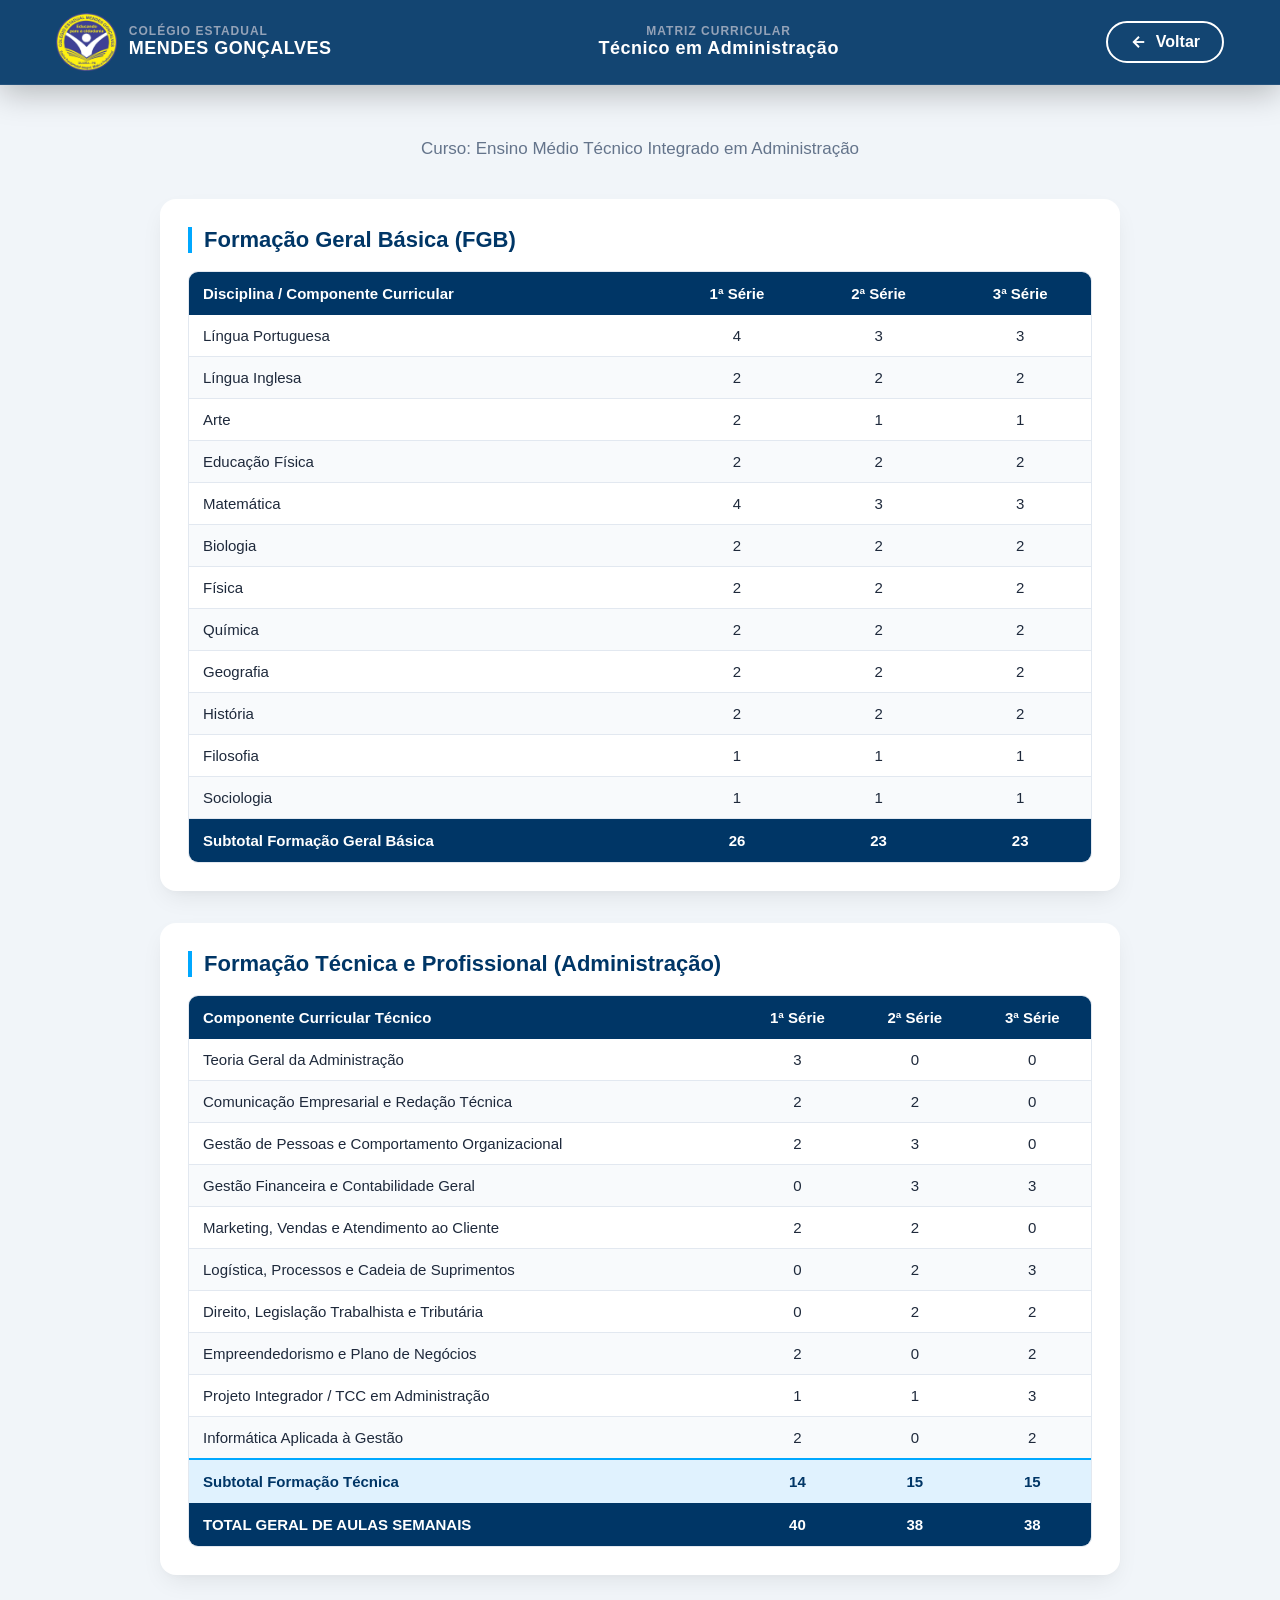
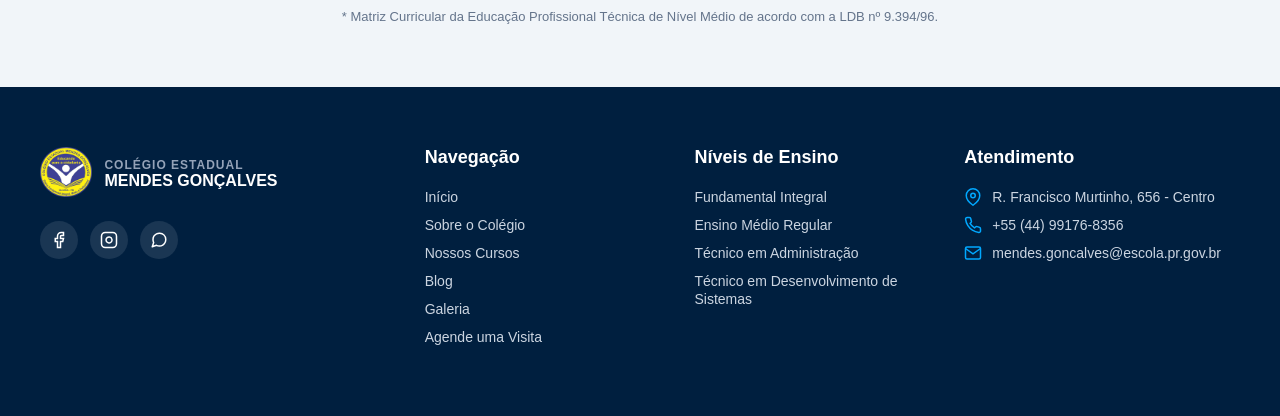
<file: matriz/matriz-administracao.html>
<!DOCTYPE html>
<html lang="pt-BR">
<head>
    <meta charset="UTF-8">
    <meta name="viewport" content="width=device-width, initial-scale=1.0">
    <title>Matrizes - Técnico em Administração</title>
    <link rel="icon" type="image/x-icon" href="./matriz-img/logo-colegio-mendes.png">
    <meta name="description" content="Página oficial do Colégio Estadual Mendes Gonçalves em Guaíra-PR.">
    <link rel="stylesheet" href="matriz-css/matriz.css">
</head>

<body>

    <header>
        <div class="header-container">
            <div class="header-brand">
                <div class="header-img">
                    <img src="./matriz-img/logo-colegio-mendes.png" alt="Logo do Colégio Estadual Mendes Gonçalves">
                </div>
                <div class="header-text-group">
                    <span class="first-name">COLÉGIO ESTADUAL</span>
                    <strong class="second-name">MENDES GONÇALVES</strong>
                </div>
            </div>
            <div class="header-titulo">
                <span class="first-name">MATRIZ CURRICULAR</span>
                <strong class="second-name">Técnico em Administração</strong>
            </div>
            <a href="../index.html#cursoadm" class="btn-voltar">
                <svg viewBox="0 0 24 24" fill="none" stroke="currentColor" stroke-width="2.5" aria-hidden="true">
                    <line x1="19" y1="12" x2="5" y2="12"></line>
                    <polyline points="12 19 5 12 12 5"></polyline>
                </svg>
                Voltar
            </a>
        </div>
    </header>

    <main>
        <div class="matriz-titulo">
            <h1>Matriz Curricular - Técnico em Administração</h1>
            <p>Curso: Ensino Médio Técnico Integrado em Administração</p>
        </div>

        <!-- FORMAÇÃO GERAL BÁSICA (FGB) -->
        <section>
            <h2>Formação Geral Básica (FGB)</h2>
            <div class="table-wrap">
            <table>
                <thead>
                    <tr>
                        <th>Disciplina / Componente Curricular</th>
                        <th>1ª Série</th>
                        <th>2ª Série</th>
                        <th>3ª Série</th>
                    </tr>
                </thead>
                <tbody>
                    <tr>
                        <td>Língua Portuguesa</td>
                        <td>4</td>
                        <td>3</td>
                        <td>3</td>
                    </tr>
                    <tr>
                        <td>Língua Inglesa</td>
                        <td>2</td>
                        <td>2</td>
                        <td>2</td>
                    </tr>
                    <tr>
                        <td>Arte</td>
                        <td>2</td>
                        <td>1</td>
                        <td>1</td>
                    </tr>
                    <tr>
                        <td>Educação Física</td>
                        <td>2</td>
                        <td>2</td>
                        <td>2</td>
                    </tr>
                    <tr>
                        <td>Matemática</td>
                        <td>4</td>
                        <td>3</td>
                        <td>3</td>
                    </tr>
                    <tr>
                        <td>Biologia</td>
                        <td>2</td>
                        <td>2</td>
                        <td>2</td>
                    </tr>
                    <tr>
                        <td>Física</td>
                        <td>2</td>
                        <td>2</td>
                        <td>2</td>
                    </tr>
                    <tr>
                        <td>Química</td>
                        <td>2</td>
                        <td>2</td>
                        <td>2</td>
                    </tr>
                    <tr>
                        <td>Geografia</td>
                        <td>2</td>
                        <td>2</td>
                        <td>2</td>
                    </tr>
                    <tr>
                        <td>História</td>
                        <td>2</td>
                        <td>2</td>
                        <td>2</td>
                    </tr>
                    <tr>
                        <td>Filosofia</td>
                        <td>1</td>
                        <td>1</td>
                        <td>1</td>
                    </tr>
                    <tr>
                        <td>Sociologia</td>
                        <td>1</td>
                        <td>1</td>
                        <td>1</td>
                    </tr>
                </tbody>
                <tfoot>
                    <tr>
                        <th>Subtotal Formação Geral Básica</th>
                        <th>26</th>
                        <th>23</th>
                        <th>23</th>
                    </tr>
                </tfoot>
            </table>
            </div>
        </section>
        <!-- FORMAÇÃO PROFISSIONAL TÉCNICA EM ADMINISTRAÇÃO -->
        <section>
            <h2>Formação Técnica e Profissional (Administração)</h2>
            <div class="table-wrap">
            <table>
                <thead>
                    <tr>
                        <th>Componente Curricular Técnico</th>
                        <th>1ª Série</th>
                        <th>2ª Série</th>
                        <th>3ª Série</th>
                    </tr>
                </thead>
                <tbody>
                    <tr>
                        <td>Teoria Geral da Administração</td>
                        <td>3</td>
                        <td>0</td>
                        <td>0</td>
                    </tr>
                    <tr>
                        <td>Comunicação Empresarial e Redação Técnica</td>
                        <td>2</td>
                        <td>2</td>
                        <td>0</td>
                    </tr>
                    <tr>
                        <td>Gestão de Pessoas e Comportamento Organizacional</td>
                        <td>2</td>
                        <td>3</td>
                        <td>0</td>
                    </tr>
                    <tr>
                        <td>Gestão Financeira e Contabilidade Geral</td>
                        <td>0</td>
                        <td>3</td>
                        <td>3</td>
                    </tr>
                    <tr>
                        <td>Marketing, Vendas e Atendimento ao Cliente</td>
                        <td>2</td>
                        <td>2</td>
                        <td>0</td>
                    </tr>
                    <tr>
                        <td>Logística, Processos e Cadeia de Suprimentos</td>
                        <td>0</td>
                        <td>2</td>
                        <td>3</td>
                    </tr>
                    <tr>
                        <td>Direito, Legislação Trabalhista e Tributária</td>
                        <td>0</td>
                        <td>2</td>
                        <td>2</td>
                    </tr>
                    <tr>
                        <td>Empreendedorismo e Plano de Negócios</td>
                        <td>2</td>
                        <td>0</td>
                        <td>2</td>
                    </tr>
                    <tr>
                        <td>Projeto Integrador / TCC em Administração</td>
                        <td>1</td>
                        <td>1</td>
                        <td>3</td>
                    </tr>
                    <tr>
                        <td>Informática Aplicada à Gestão</td>
                        <td>2</td>
                        <td>0</td>
                        <td>2</td>
                    </tr>
                </tbody>
                <tfoot>
                    <tr>
                        <th>Subtotal Formação Técnica</th>
                        <th>14</th>
                        <th>15</th>
                        <th>15</th>
                    </tr>
                    <tr>
                        <th>TOTAL GERAL DE AULAS SEMANAIS</th>
                        <th>40</th>
                        <th>38</th>
                        <th>38</th>
                    </tr>
                </tfoot>
            </table>
            </div>
        </section>
        <p class="matriz-nota">* Matriz Curricular da Educação Profissional Técnica de Nível Médio de acordo com a LDB nº 9.394/96.</p>
    </main>

    <footer class="footer-site">
        <div class="container">
            <div class="footer-grid">
                <div class="footer-col footer-brand-col">
                    <div class="footer-brand">
                        <div class="header-logo-badge">
                            <img src="./matriz-img/logo-colegio-mendes.png" alt="Logo Colégio Mendes Gonçalves">
                        </div>
                        <div class="text-group">
                            <span class="brand-title">COLÉGIO ESTADUAL</span>
                            <span class="brand-subtitle">MENDES GONÇALVES</span>
                        </div>
                    </div>
                    <div class="footer-social">
                        <a href="https://www.facebook.com/colegioestadualmendesgoncalves/?locale=pt_BR"
                            aria-label="Facebook" class="social-icon" target="_blank" rel="noopener noreferrer">
                            <svg viewBox="0 0 24 24" fill="none" stroke="currentColor" stroke-width="2">
                                <path d="M18 2h-3a5 5 0 0 0-5 5v3H7v4h3v8h4v-8h3l1-4h-4V7a1 1 0 0 1 1-1h3z"></path>
                            </svg>
                        </a>
                        <a href="https://www.instagram.com/col.mendes/" aria-label="Instagram" class="social-icon"
                            target="_blank" rel="noopener noreferrer">
                            <svg viewBox="0 0 24 24" fill="none" stroke="currentColor" stroke-width="2">
                                <rect x="2" y="2" width="20" height="20" rx="5" ry="5"></rect>
                                <path d="M16 11.37A4 4 0 1 1 12.63 8 4 4 0 0 1 16 11.37z"></path>
                                <line x1="17.5" y1="6.5" x2="17.51" y2="6.5"></line>
                            </svg>
                        </a>
                        <a href="https://wa.me/5544991768356" aria-label="WhatsApp" class="social-icon" target="_blank" rel="noopener noreferrer">
                            <svg viewBox="0 0 24 24" fill="none" stroke="currentColor" stroke-width="2"
                                stroke-linecap="round" stroke-linejoin="round">
                                <path
                                    d="M21 11.5a8.38 8.38 0 0 1-.9 3.8 8.5 8.5 0 0 1-7.6 4.7 8.38 8.38 0 0 1-3.8-.9L3 21l1.9-5.7a8.38 8.38 0 0 1-.9-3.8 8.5 8.5 0 0 1 4.7-7.6 8.38 8.38 0 0 1 3.8-.9h.5a8.48 8.48 0 0 1 8 8v.5z">
                                </path>
                            </svg>
                        </a>
                    </div>
                </div>

                <div class="footer-col">
                    <h3 class="footer-heading">Navegação</h3>
                    <ul class="footer-links">
                        <li><a href="../index.html#home">Início</a></li>
                        <li><a href="../index.html#historia">Sobre o Colégio</a></li>
                        <li><a href="../index.html#cursos">Nossos Cursos</a></li>
                        <li><a href="../index.html#blog">Blog</a></li>
                        <li><a href="../index.html#galeria">Galeria</a></li>
                        <li><a href="../index.html#agendamento">Agende uma Visita</a></li>
                    </ul>
                </div>

                <div class="footer-col">
                    <h3 class="footer-heading">Níveis de Ensino</h3>
                    <ul class="footer-links">
                        <li><a href="../index.html#cursointegral">Fundamental Integral</a></li>
                        <li><a href="../index.html#cursomedio">Ensino Médio Regular</a></li>
                        <li><a href="../index.html#cursoadm">Técnico em Administração</a></li>
                        <li><a href="../index.html#cursotec">Técnico em Desenvolvimento de Sistemas</a></li>
                    </ul>
                </div>

                <div class="footer-col">
                    <h3 class="footer-heading">Atendimento</h3>
                    <ul class="footer-contact-info">
                        <li>
                            <svg viewBox="0 0 24 24" fill="none" stroke="currentColor" stroke-width="2">
                                <path d="M21 10c0 7-9 13-9 13s-9-6-9-13a9 9 0 0 1 18 0z"></path>
                                <circle cx="12" cy="10" r="3"></circle>
                            </svg>
                            <span>R. Francisco Murtinho, 656 - Centro</span>
                        </li>
                        <li>
                            <svg viewBox="0 0 24 24" fill="none" stroke="currentColor" stroke-width="2">
                                <path
                                    d="M22 16.92v3a2 2 0 0 1-2.18 2 19.79 19.79 0 0 1-8.63-3.07 19.5 19.5 0 0 1-6-6 19.79 19.79 0 0 1-3.07-8.67A2 2 0 0 1 4.11 2h3a2 2 0 0 1 2 1.72 12.84 12.84 0 0 0 .7 2.81 2 2 0 0 1-.45 2.11L8.09 9.91a16 16 0 0 0 6 6l1.27-1.27a2 2 0 0 1 2.11-.45 12.84 12.84 0 0 0 2.81.7A2 2 0 0 1 22 16.92z">
                                </path>
                            </svg>
                            <span>+55 (44) 99176-8356</span>
                        </li>
                        <li>
                            <svg viewBox="0 0 24 24" fill="none" stroke="currentColor" stroke-width="2">
                                <path d="M4 4h16c1.1 0 2 .9 2 2v12c0 1.1-.9 2-2 2H4c-1.1 0-2-.9-2-2V6c0-1.1.9-2 2-2z">
                                </path>
                                <polyline points="22,6 12,13 2,6"></polyline>
                            </svg>
                            <span>mendes.goncalves@escola.pr.gov.br</span>
                        </li>
                    </ul>
                </div>
            </div>
        </div>
    </footer>
</body>
</html>
</file>
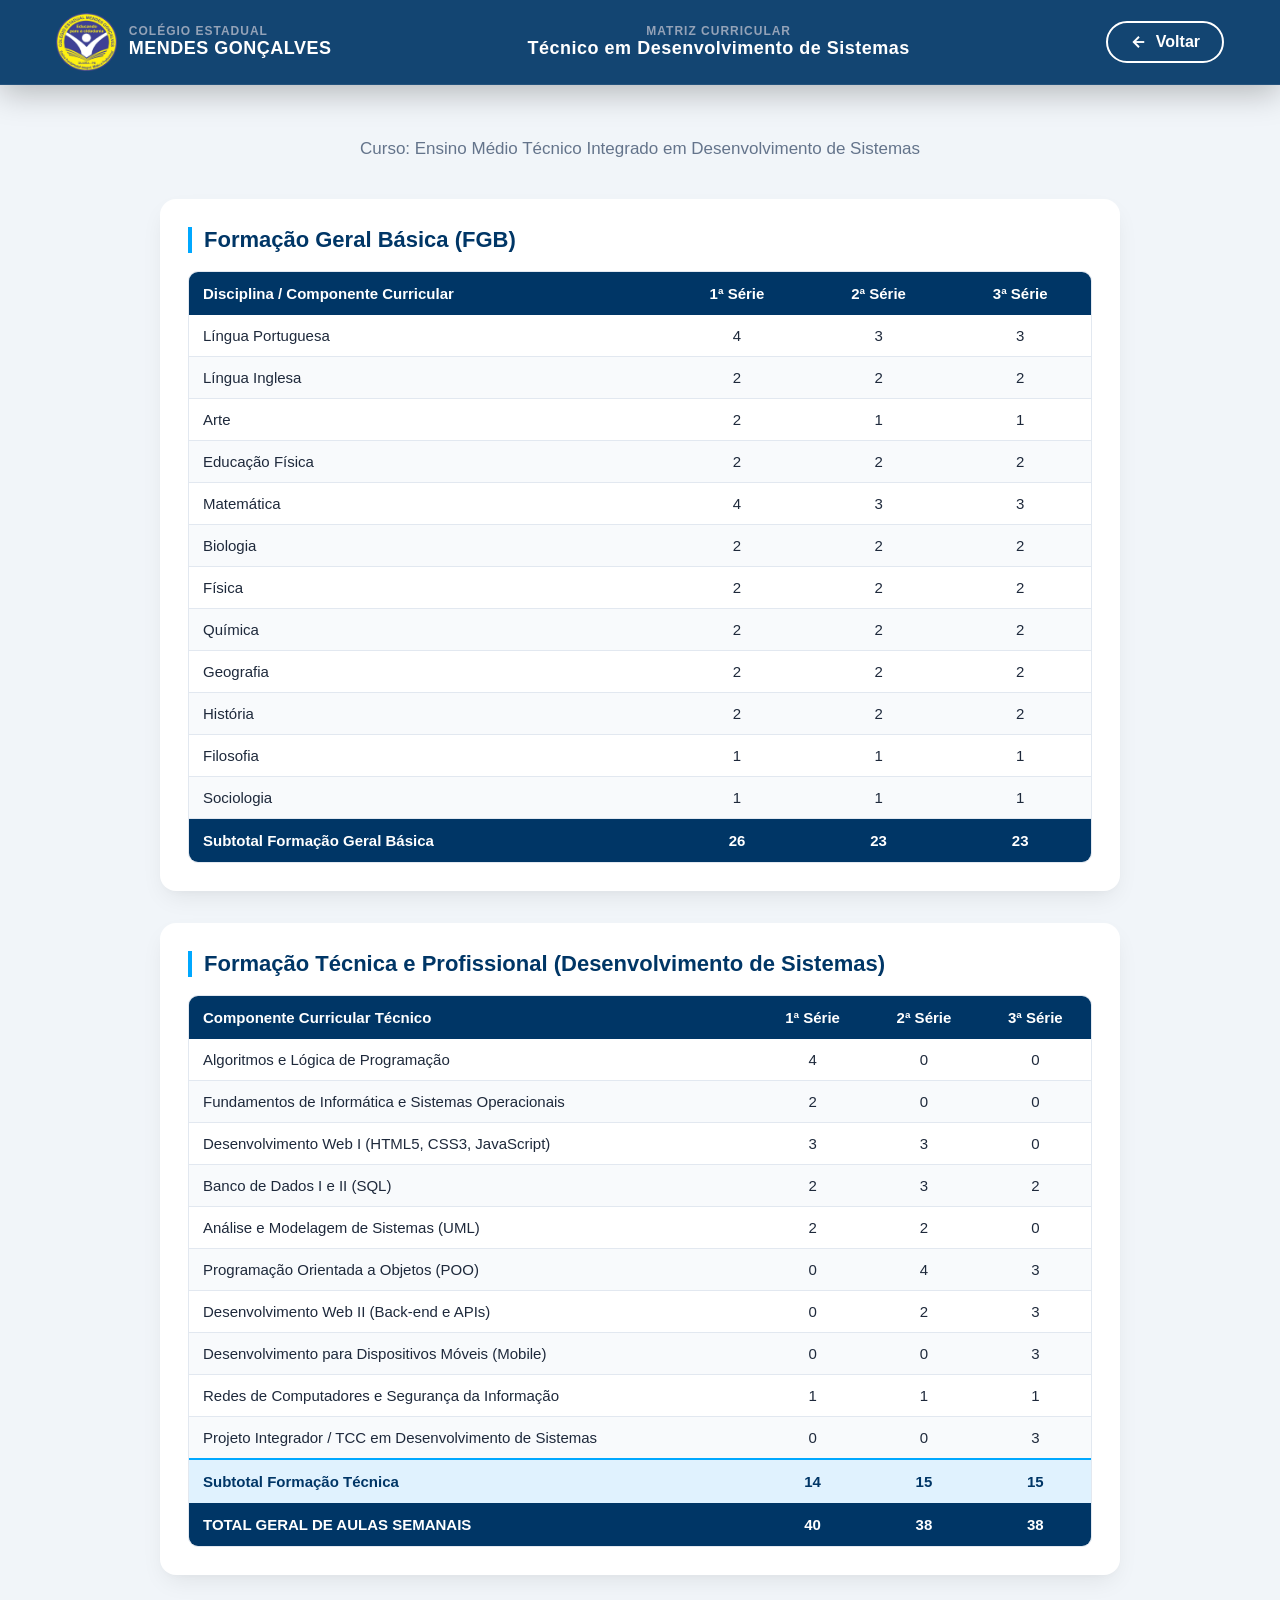
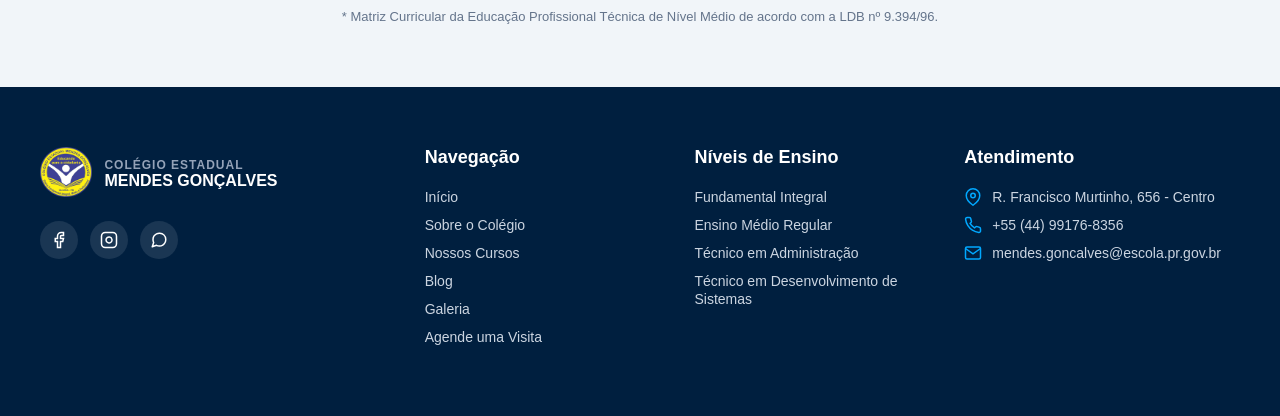
<file: matriz/matriz-desenvolvimento-sistemas.html>
<!DOCTYPE html>
<html lang="pt-BR">
<head>
    <meta charset="UTF-8">
    <meta name="viewport" content="width=device-width, initial-scale=1.0">
    <title>Matrizes - Técnico em Análise e Desenvolvimento de Sistemas</title>
    <link rel="icon" type="image/x-icon" href="./matriz-img/logo-colegio-mendes.png">
    <meta name="description" content="Página oficial do Colégio Estadual Mendes Gonçalves em Guaíra-PR.">
    <link rel="stylesheet" href="matriz-css/matriz.css">
</head>

<body>

    <header>
        <div class="header-container">
            <div class="header-brand">
                <div class="header-img">
                    <img src="./matriz-img/logo-colegio-mendes.png" alt="Logo do Colégio Estadual Mendes Gonçalves">
                </div>
                <div class="header-text-group">
                    <span class="first-name">COLÉGIO ESTADUAL</span>
                    <strong class="second-name">MENDES GONÇALVES</strong>
                </div>
            </div>
            <div class="header-titulo">
                <span class="first-name">MATRIZ CURRICULAR</span>
                <strong class="second-name">Técnico em Desenvolvimento de Sistemas</strong>
            </div>
            <a href="../index.html#cursotec" class="btn-voltar">
                <svg viewBox="0 0 24 24" fill="none" stroke="currentColor" stroke-width="2.5" aria-hidden="true">
                    <line x1="19" y1="12" x2="5" y2="12"></line>
                    <polyline points="12 19 5 12 12 5"></polyline>
                </svg>
                Voltar
            </a>
        </div>
    </header>

    <main>
        <div class="matriz-titulo">
            <h1>Matriz Curricular - Técnico em Análise e Desenvolvimento de Sistemas</h1>
            <p>Curso: Ensino Médio Técnico Integrado em Desenvolvimento de Sistemas</p>
        </div>

        <!-- FORMAÇÃO GERAL BÁSICA (FGB) -->
        <section>
            <h2>Formação Geral Básica (FGB)</h2>
            <div class="table-wrap">
            <table>
                <thead>
                    <tr>
                        <th>Disciplina / Componente Curricular</th>
                        <th>1ª Série</th>
                        <th>2ª Série</th>
                        <th>3ª Série</th>
                    </tr>
                </thead>
                <tbody>
                    <tr>
                        <td>Língua Portuguesa</td>
                        <td>4</td>
                        <td>3</td>
                        <td>3</td>
                    </tr>
                    <tr>
                        <td>Língua Inglesa</td>
                        <td>2</td>
                        <td>2</td>
                        <td>2</td>
                    </tr>
                    <tr>
                        <td>Arte</td>
                        <td>2</td>
                        <td>1</td>
                        <td>1</td>
                    </tr>
                    <tr>
                        <td>Educação Física</td>
                        <td>2</td>
                        <td>2</td>
                        <td>2</td>
                    </tr>
                    <tr>
                        <td>Matemática</td>
                        <td>4</td>
                        <td>3</td>
                        <td>3</td>
                    </tr>
                    <tr>
                        <td>Biologia</td>
                        <td>2</td>
                        <td>2</td>
                        <td>2</td>
                    </tr>
                    <tr>
                        <td>Física</td>
                        <td>2</td>
                        <td>2</td>
                        <td>2</td>
                    </tr>
                    <tr>
                        <td>Química</td>
                        <td>2</td>
                        <td>2</td>
                        <td>2</td>
                    </tr>
                    <tr>
                        <td>Geografia</td>
                        <td>2</td>
                        <td>2</td>
                        <td>2</td>
                    </tr>
                    <tr>
                        <td>História</td>
                        <td>2</td>
                        <td>2</td>
                        <td>2</td>
                    </tr>
                    <tr>
                        <td>Filosofia</td>
                        <td>1</td>
                        <td>1</td>
                        <td>1</td>
                    </tr>
                    <tr>
                        <td>Sociologia</td>
                        <td>1</td>
                        <td>1</td>
                        <td>1</td>
                    </tr>
                </tbody>
                <tfoot>
                    <tr>
                        <th>Subtotal Formação Geral Básica</th>
                        <th>26</th>
                        <th>23</th>
                        <th>23</th>
                    </tr>
                </tfoot>
            </table>
            </div>
        </section>
        <!-- FORMAÇÃO PROFISSIONAL TÉCNICA EM ANÁLISE E DESENVOLVIMENTO DE SISTEMAS -->
        <section>
            <h2>Formação Técnica e Profissional (Desenvolvimento de Sistemas)</h2>
            <div class="table-wrap">
            <table>
                <thead>
                    <tr>
                        <th>Componente Curricular Técnico</th>
                        <th>1ª Série</th>
                        <th>2ª Série</th>
                        <th>3ª Série</th>
                    </tr>
                </thead>
                <tbody>
                    <tr>
                        <td>Algoritmos e Lógica de Programação</td>
                        <td>4</td>
                        <td>0</td>
                        <td>0</td>
                    </tr>
                    <tr>
                        <td>Fundamentos de Informática e Sistemas Operacionais</td>
                        <td>2</td>
                        <td>0</td>
                        <td>0</td>
                    </tr>
                    <tr>
                        <td>Desenvolvimento Web I (HTML5, CSS3, JavaScript)</td>
                        <td>3</td>
                        <td>3</td>
                        <td>0</td>
                    </tr>
                    <tr>
                        <td>Banco de Dados I e II (SQL)</td>
                        <td>2</td>
                        <td>3</td>
                        <td>2</td>
                    </tr>
                    <tr>
                        <td>Análise e Modelagem de Sistemas (UML)</td>
                        <td>2</td>
                        <td>2</td>
                        <td>0</td>
                    </tr>
                    <tr>
                        <td>Programação Orientada a Objetos (POO)</td>
                        <td>0</td>
                        <td>4</td>
                        <td>3</td>
                    </tr>
                    <tr>
                        <td>Desenvolvimento Web II (Back-end e APIs)</td>
                        <td>0</td>
                        <td>2</td>
                        <td>3</td>
                    </tr>
                    <tr>
                        <td>Desenvolvimento para Dispositivos Móveis (Mobile)</td>
                        <td>0</td>
                        <td>0</td>
                        <td>3</td>
                    </tr>
                    <tr>
                        <td>Redes de Computadores e Segurança da Informação</td>
                        <td>1</td>
                        <td>1</td>
                        <td>1</td>
                    </tr>
                    <tr>
                        <td>Projeto Integrador / TCC em Desenvolvimento de Sistemas</td>
                        <td>0</td>
                        <td>0</td>
                        <td>3</td>
                    </tr>
                </tbody>
                <tfoot>
                    <tr>
                        <th>Subtotal Formação Técnica</th>
                        <th>14</th>
                        <th>15</th>
                        <th>15</th>
                    </tr>
                    <tr>
                        <th>TOTAL GERAL DE AULAS SEMANAIS</th>
                        <th>40</th>
                        <th>38</th>
                        <th>38</th>
                    </tr>
                </tfoot>
            </table>
            </div>
        </section>
        <p class="matriz-nota">* Matriz Curricular da Educação Profissional Técnica de Nível Médio de acordo com a LDB nº 9.394/96.</p>
    </main>

    <footer class="footer-site">
        <div class="container">
            <div class="footer-grid">
                <div class="footer-col footer-brand-col">
                    <div class="footer-brand">
                        <div class="header-logo-badge">
                            <img src="./matriz-img/logo-colegio-mendes.png" alt="Logo Colégio Mendes Gonçalves">
                        </div>
                        <div class="text-group">
                            <span class="brand-title">COLÉGIO ESTADUAL</span>
                            <span class="brand-subtitle">MENDES GONÇALVES</span>
                        </div>
                    </div>
                    <div class="footer-social">
                        <a href="https://www.facebook.com/colegioestadualmendesgoncalves/?locale=pt_BR"
                            aria-label="Facebook" class="social-icon" target="_blank" rel="noopener noreferrer">
                            <svg viewBox="0 0 24 24" fill="none" stroke="currentColor" stroke-width="2">
                                <path d="M18 2h-3a5 5 0 0 0-5 5v3H7v4h3v8h4v-8h3l1-4h-4V7a1 1 0 0 1 1-1h3z"></path>
                            </svg>
                        </a>
                        <a href="https://www.instagram.com/col.mendes/" aria-label="Instagram" class="social-icon"
                            target="_blank" rel="noopener noreferrer">
                            <svg viewBox="0 0 24 24" fill="none" stroke="currentColor" stroke-width="2">
                                <rect x="2" y="2" width="20" height="20" rx="5" ry="5"></rect>
                                <path d="M16 11.37A4 4 0 1 1 12.63 8 4 4 0 0 1 16 11.37z"></path>
                                <line x1="17.5" y1="6.5" x2="17.51" y2="6.5"></line>
                            </svg>
                        </a>
                        <a href="https://wa.me/5544991768356" aria-label="WhatsApp" class="social-icon" target="_blank" rel="noopener noreferrer">
                            <svg viewBox="0 0 24 24" fill="none" stroke="currentColor" stroke-width="2"
                                stroke-linecap="round" stroke-linejoin="round">
                                <path
                                    d="M21 11.5a8.38 8.38 0 0 1-.9 3.8 8.5 8.5 0 0 1-7.6 4.7 8.38 8.38 0 0 1-3.8-.9L3 21l1.9-5.7a8.38 8.38 0 0 1-.9-3.8 8.5 8.5 0 0 1 4.7-7.6 8.38 8.38 0 0 1 3.8-.9h.5a8.48 8.48 0 0 1 8 8v.5z">
                                </path>
                            </svg>
                        </a>
                    </div>
                </div>

                <div class="footer-col">
                    <h3 class="footer-heading">Navegação</h3>
                    <ul class="footer-links">
                        <li><a href="../index.html#home">Início</a></li>
                        <li><a href="../index.html#historia">Sobre o Colégio</a></li>
                        <li><a href="../index.html#cursos">Nossos Cursos</a></li>
                        <li><a href="../index.html#blog">Blog</a></li>
                        <li><a href="../index.html#galeria">Galeria</a></li>
                        <li><a href="../index.html#agendamento">Agende uma Visita</a></li>
                    </ul>
                </div>

                <div class="footer-col">
                    <h3 class="footer-heading">Níveis de Ensino</h3>
                    <ul class="footer-links">
                        <li><a href="../index.html#cursointegral">Fundamental Integral</a></li>
                        <li><a href="../index.html#cursomedio">Ensino Médio Regular</a></li>
                        <li><a href="../index.html#cursoadm">Técnico em Administração</a></li>
                        <li><a href="../index.html#cursotec">Técnico em Desenvolvimento de Sistemas</a></li>
                    </ul>
                </div>

                <div class="footer-col">
                    <h3 class="footer-heading">Atendimento</h3>
                    <ul class="footer-contact-info">
                        <li>
                            <svg viewBox="0 0 24 24" fill="none" stroke="currentColor" stroke-width="2">
                                <path d="M21 10c0 7-9 13-9 13s-9-6-9-13a9 9 0 0 1 18 0z"></path>
                                <circle cx="12" cy="10" r="3"></circle>
                            </svg>
                            <span>R. Francisco Murtinho, 656 - Centro</span>
                        </li>
                        <li>
                            <svg viewBox="0 0 24 24" fill="none" stroke="currentColor" stroke-width="2">
                                <path
                                    d="M22 16.92v3a2 2 0 0 1-2.18 2 19.79 19.79 0 0 1-8.63-3.07 19.5 19.5 0 0 1-6-6 19.79 19.79 0 0 1-3.07-8.67A2 2 0 0 1 4.11 2h3a2 2 0 0 1 2 1.72 12.84 12.84 0 0 0 .7 2.81 2 2 0 0 1-.45 2.11L8.09 9.91a16 16 0 0 0 6 6l1.27-1.27a2 2 0 0 1 2.11-.45 12.84 12.84 0 0 0 2.81.7A2 2 0 0 1 22 16.92z">
                                </path>
                            </svg>
                            <span>+55 (44) 99176-8356</span>
                        </li>
                        <li>
                            <svg viewBox="0 0 24 24" fill="none" stroke="currentColor" stroke-width="2">
                                <path d="M4 4h16c1.1 0 2 .9 2 2v12c0 1.1-.9 2-2 2H4c-1.1 0-2-.9-2-2V6c0-1.1.9-2 2-2z">
                                </path>
                                <polyline points="22,6 12,13 2,6"></polyline>
                            </svg>
                            <span>mendes.goncalves@escola.pr.gov.br</span>
                        </li>
                    </ul>
                </div>
            </div>
        </div>
    </footer>
</body>
</html>
</file>
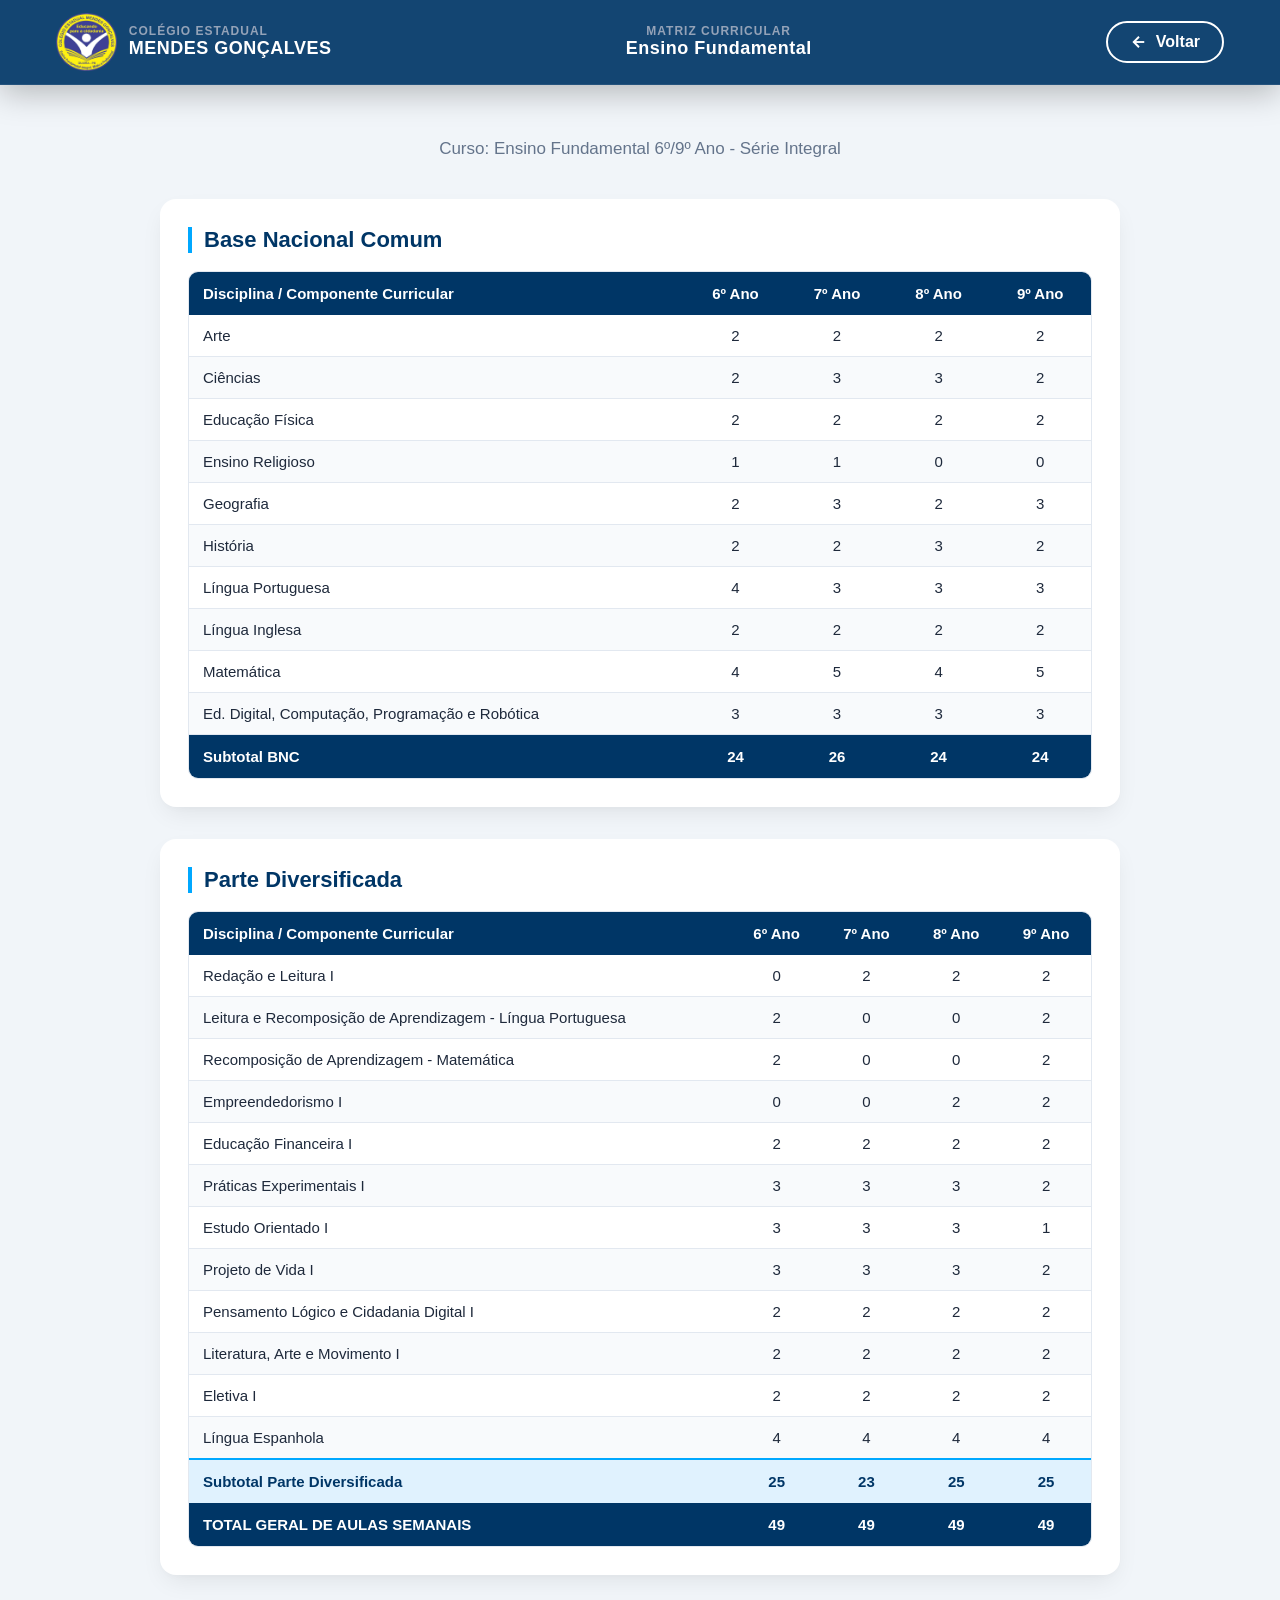
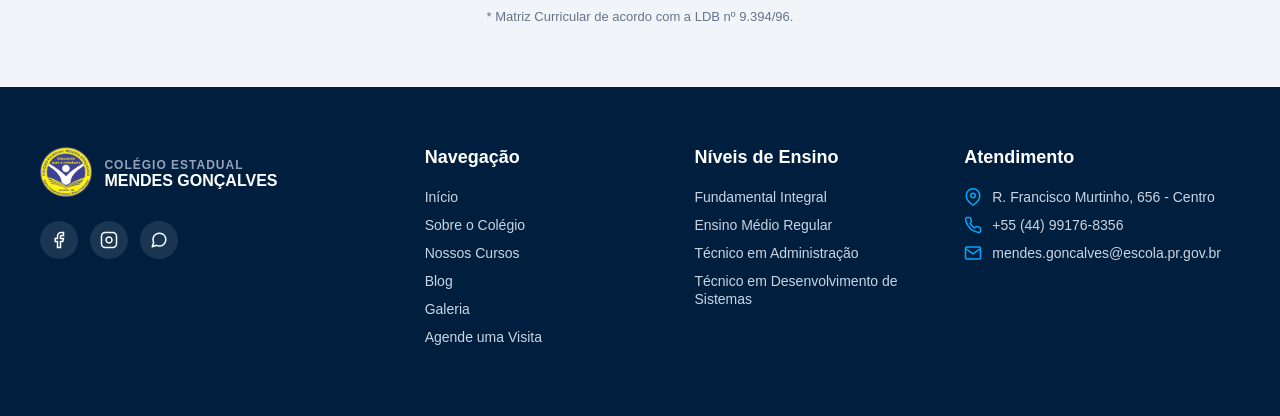
<file: matriz/matriz-fundamental.html>
<!DOCTYPE html>
<html lang="pt-BR">
<head>
    <meta charset="UTF-8">
    <meta name="viewport" content="width=device-width, initial-scale=1.0">
    <title>Matrizes do 6° a 9° série</title>
    <link rel="icon" type="image/x-icon" href="./matriz-img/logo-colegio-mendes.png">
    <meta name="description" content="Página oficial do Colégio Estadual Mendes Gonçalves em Guaíra-PR.">
    <link rel="stylesheet" href="matriz-css/matriz.css">
</head>
 
<body>

    <header>
        <div class="header-container">
            <div class="header-brand">
                <div class="header-img">
                    <img src="./matriz-img/logo-colegio-mendes.png" alt="Logo do Colégio Estadual Mendes Gonçalves">
                </div>
                <div class="header-text-group">
                    <span class="first-name">COLÉGIO ESTADUAL</span>
                    <strong class="second-name">MENDES GONÇALVES</strong>
                </div>
            </div>
            <div class="header-titulo">
                <span class="first-name">MATRIZ CURRICULAR</span>
                <strong class="second-name">Ensino Fundamental</strong>
            </div>
            <a href="../index.html#cursointegral" class="btn-voltar">
                <svg viewBox="0 0 24 24" fill="none" stroke="currentColor" stroke-width="2.5" aria-hidden="true">
                    <line x1="19" y1="12" x2="5" y2="12"></line>
                    <polyline points="12 19 5 12 12 5"></polyline>
                </svg>
                Voltar
            </a>
        </div>
    </header>

    <main>
        <div class="matriz-titulo">
            <h1>Matriz Curricular - Ensino Fundamental (6º ao 9º Ano)</h1>
            <p>Curso: Ensino Fundamental 6º/9º Ano - Série Integral</p>
        </div>

        <!-- BASE NACIONAL COMUM -->
        <section>
            <h2>Base Nacional Comum</h2>
            <div class="table-wrap">
            <table>
                <thead>
                    <tr>
                        <th>Disciplina / Componente Curricular</th>
                        <th>6º Ano</th>
                        <th>7º Ano</th>
                        <th>8º Ano</th>
                        <th>9º Ano</th>
                    </tr>
                </thead>
                <tbody>
                    <tr>
                        <td>Arte</td>
                        <td>2</td>
                        <td>2</td>
                        <td>2</td>
                        <td>2</td>
                    </tr>
                    <tr>
                        <td>Ciências</td>
                        <td>2</td>
                        <td>3</td>
                        <td>3</td>
                        <td>2</td>
                    </tr>
                    <tr>
                        <td>Educação Física</td>
                        <td>2</td>
                        <td>2</td>
                        <td>2</td>
                        <td>2</td>
                    </tr>
                    <tr>
                        <td>Ensino Religioso</td>
                        <td>1</td>
                        <td>1</td>
                        <td>0</td>
                        <td>0</td>
                    </tr>
                    <tr>
                        <td>Geografia</td>
                        <td>2</td>
                        <td>3</td>
                        <td>2</td>
                        <td>3</td>
                    </tr>
                    <tr>
                        <td>História</td>
                        <td>2</td>
                        <td>2</td>
                        <td>3</td>
                        <td>2</td>
                    </tr>
                    <tr>
                        <td>Língua Portuguesa</td>
                        <td>4</td>
                        <td>3</td>
                        <td>3</td>
                        <td>3</td>
                    </tr>
                    <tr>
                        <td>Língua Inglesa</td>
                        <td>2</td>
                        <td>2</td>
                        <td>2</td>
                        <td>2</td>
                    </tr>
                    <tr>
                        <td>Matemática</td>
                        <td>4</td>
                        <td>5</td>
                        <td>4</td>
                        <td>5</td>
                    </tr>
                    <tr>
                        <td>Ed. Digital, Computação, Programação e Robótica</td>
                        <td>3</td>
                        <td>3</td>
                        <td>3</td>
                        <td>3</td>
                    </tr>
                </tbody>
                <tfoot>
                    <tr>
                        <th>Subtotal BNC</th>
                        <th>24</th>
                        <th>26</th>
                        <th>24</th>
                        <th>24</th>
                    </tr>
                </tfoot>
            </table>
            </div>
        </section>
        <!-- PARTE DIVERSIFICADA -->
        <section>
            <h2>Parte Diversificada</h2>
            <div class="table-wrap">
            <table>
                <thead>
                    <tr>
                        <th>Disciplina / Componente Curricular</th>
                        <th>6º Ano</th>
                        <th>7º Ano</th>
                        <th>8º Ano</th>
                        <th>9º Ano</th>
                    </tr>
                </thead>
                <tbody>
                    <tr>
                        <td>Redação e Leitura I</td>
                        <td>0</td>
                        <td>2</td>
                        <td>2</td>
                        <td>2</td>
                    </tr>
                    <tr>
                        <td>Leitura e Recomposição de Aprendizagem - Língua Portuguesa</td>
                        <td>2</td>
                        <td>0</td>
                        <td>0</td>
                        <td>2</td>
                    </tr>
                    <tr>
                        <td>Recomposição de Aprendizagem - Matemática</td>
                        <td>2</td>
                        <td>0</td>
                        <td>0</td>
                        <td>2</td>
                    </tr>
                    <tr>
                        <td>Empreendedorismo I</td>
                        <td>0</td>
                        <td>0</td>
                        <td>2</td>
                        <td>2</td>
                    </tr>
                    <tr>
                        <td>Educação Financeira I</td>
                        <td>2</td>
                        <td>2</td>
                        <td>2</td>
                        <td>2</td>
                    </tr>
                    <tr>
                        <td>Práticas Experimentais I</td>
                        <td>3</td>
                        <td>3</td>
                        <td>3</td>
                        <td>2</td>
                    </tr>
                    <tr>
                        <td>Estudo Orientado I</td>
                        <td>3</td>
                        <td>3</td>
                        <td>3</td>
                        <td>1</td>
                    </tr>
                    <tr>
                        <td>Projeto de Vida I</td>
                        <td>3</td>
                        <td>3</td>
                        <td>3</td>
                        <td>2</td>
                    </tr>
                    <tr>
                        <td>Pensamento Lógico e Cidadania Digital I</td>
                        <td>2</td>
                        <td>2</td>
                        <td>2</td>
                        <td>2</td>
                    </tr>
                    <tr>
                        <td>Literatura, Arte e Movimento I</td>
                        <td>2</td>
                        <td>2</td>
                        <td>2</td>
                        <td>2</td>
                    </tr>
                    <tr>
                        <td>Eletiva I</td>
                        <td>2</td>
                        <td>2</td>
                        <td>2</td>
                        <td>2</td>
                    </tr>
                    <tr>
                        <td>Língua Espanhola</td>
                        <td>4</td>
                        <td>4</td>
                        <td>4</td>
                        <td>4</td>
                    </tr>
                </tbody>
                <tfoot>
                    <tr>
                        <th>Subtotal Parte Diversificada</th>
                        <th>25</th>
                        <th>23</th>
                        <th>25</th>
                        <th>25</th>
                    </tr>
                    <tr>
                        <th>TOTAL GERAL DE AULAS SEMANAIS</th>
                        <th>49</th>
                        <th>49</th>
                        <th>49</th>
                        <th>49</th>
                    </tr>
                </tfoot>
            </table>
            </div>
        </section>
        <p class="matriz-nota">* Matriz Curricular de acordo com a LDB nº 9.394/96.</p>
    </main>

    <footer class="footer-site">
        <div class="container">
            <div class="footer-grid">
                <div class="footer-col footer-brand-col">
                    <div class="footer-brand">
                        <div class="header-logo-badge">
                            <img src="./matriz-img/logo-colegio-mendes.png" alt="Logo Colégio Mendes Gonçalves">
                        </div>
                        <div class="text-group">
                            <span class="brand-title">COLÉGIO ESTADUAL</span>
                            <span class="brand-subtitle">MENDES GONÇALVES</span>
                        </div>
                    </div>
                    <div class="footer-social">
                        <a href="https://www.facebook.com/colegioestadualmendesgoncalves/?locale=pt_BR"
                            aria-label="Facebook" class="social-icon" target="_blank" rel="noopener noreferrer">
                            <svg viewBox="0 0 24 24" fill="none" stroke="currentColor" stroke-width="2">
                                <path d="M18 2h-3a5 5 0 0 0-5 5v3H7v4h3v8h4v-8h3l1-4h-4V7a1 1 0 0 1 1-1h3z"></path>
                            </svg>
                        </a>
                        <a href="https://www.instagram.com/col.mendes/" aria-label="Instagram" class="social-icon"
                            target="_blank" rel="noopener noreferrer">
                            <svg viewBox="0 0 24 24" fill="none" stroke="currentColor" stroke-width="2">
                                <rect x="2" y="2" width="20" height="20" rx="5" ry="5"></rect>
                                <path d="M16 11.37A4 4 0 1 1 12.63 8 4 4 0 0 1 16 11.37z"></path>
                                <line x1="17.5" y1="6.5" x2="17.51" y2="6.5"></line>
                            </svg>
                        </a>
                        <a href="https://wa.me/5544991768356" aria-label="WhatsApp" class="social-icon" target="_blank" rel="noopener noreferrer">
                            <svg viewBox="0 0 24 24" fill="none" stroke="currentColor" stroke-width="2"
                                stroke-linecap="round" stroke-linejoin="round">
                                <path
                                    d="M21 11.5a8.38 8.38 0 0 1-.9 3.8 8.5 8.5 0 0 1-7.6 4.7 8.38 8.38 0 0 1-3.8-.9L3 21l1.9-5.7a8.38 8.38 0 0 1-.9-3.8 8.5 8.5 0 0 1 4.7-7.6 8.38 8.38 0 0 1 3.8-.9h.5a8.48 8.48 0 0 1 8 8v.5z">
                                </path>
                            </svg>
                        </a>
                    </div>
                </div>

                <div class="footer-col">
                    <h3 class="footer-heading">Navegação</h3>
                    <ul class="footer-links">
                        <li><a href="../index.html#home">Início</a></li>
                        <li><a href="../index.html#historia">Sobre o Colégio</a></li>
                        <li><a href="../index.html#cursos">Nossos Cursos</a></li>
                        <li><a href="../index.html#blog">Blog</a></li>
                        <li><a href="../index.html#galeria">Galeria</a></li>
                        <li><a href="../index.html#agendamento">Agende uma Visita</a></li>
                    </ul>
                </div>

                <div class="footer-col">
                    <h3 class="footer-heading">Níveis de Ensino</h3>
                    <ul class="footer-links">
                        <li><a href="../index.html#cursointegral">Fundamental Integral</a></li>
                        <li><a href="../index.html#cursomedio">Ensino Médio Regular</a></li>
                        <li><a href="../index.html#cursoadm">Técnico em Administração</a></li>
                        <li><a href="../index.html#cursotec">Técnico em Desenvolvimento de Sistemas</a></li>
                    </ul>
                </div>

                <div class="footer-col">
                    <h3 class="footer-heading">Atendimento</h3>
                    <ul class="footer-contact-info">
                        <li>
                            <svg viewBox="0 0 24 24" fill="none" stroke="currentColor" stroke-width="2">
                                <path d="M21 10c0 7-9 13-9 13s-9-6-9-13a9 9 0 0 1 18 0z"></path>
                                <circle cx="12" cy="10" r="3"></circle>
                            </svg>
                            <span>R. Francisco Murtinho, 656 - Centro</span>
                        </li>
                        <li>
                            <svg viewBox="0 0 24 24" fill="none" stroke="currentColor" stroke-width="2">
                                <path
                                    d="M22 16.92v3a2 2 0 0 1-2.18 2 19.79 19.79 0 0 1-8.63-3.07 19.5 19.5 0 0 1-6-6 19.79 19.79 0 0 1-3.07-8.67A2 2 0 0 1 4.11 2h3a2 2 0 0 1 2 1.72 12.84 12.84 0 0 0 .7 2.81 2 2 0 0 1-.45 2.11L8.09 9.91a16 16 0 0 0 6 6l1.27-1.27a2 2 0 0 1 2.11-.45 12.84 12.84 0 0 0 2.81.7A2 2 0 0 1 22 16.92z">
                                </path>
                            </svg>
                            <span>+55 (44) 99176-8356</span>
                        </li>
                        <li>
                            <svg viewBox="0 0 24 24" fill="none" stroke="currentColor" stroke-width="2">
                                <path d="M4 4h16c1.1 0 2 .9 2 2v12c0 1.1-.9 2-2 2H4c-1.1 0-2-.9-2-2V6c0-1.1.9-2 2-2z">
                                </path>
                                <polyline points="22,6 12,13 2,6"></polyline>
                            </svg>
                            <span>mendes.goncalves@escola.pr.gov.br</span>
                        </li>
                    </ul>
                </div>
            </div>
        </div>
    </footer>
</body>
</html>
</file>
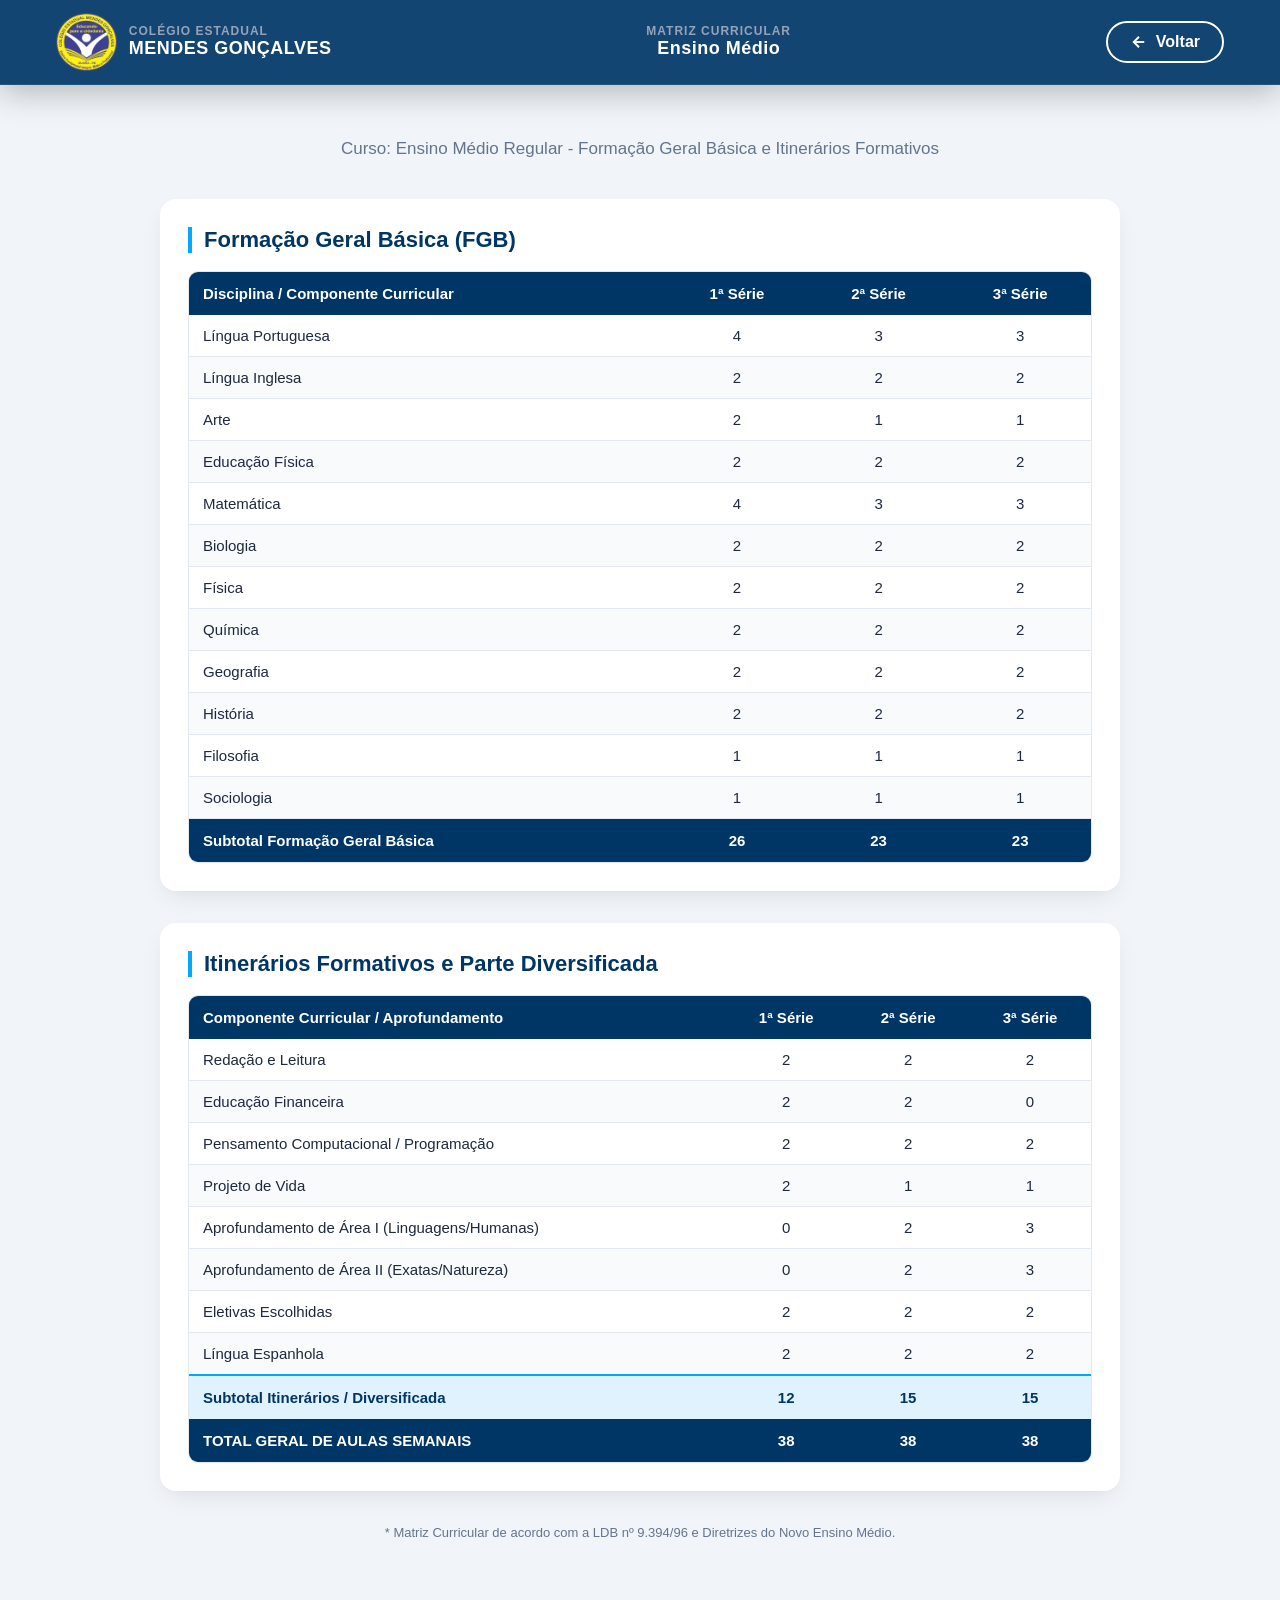
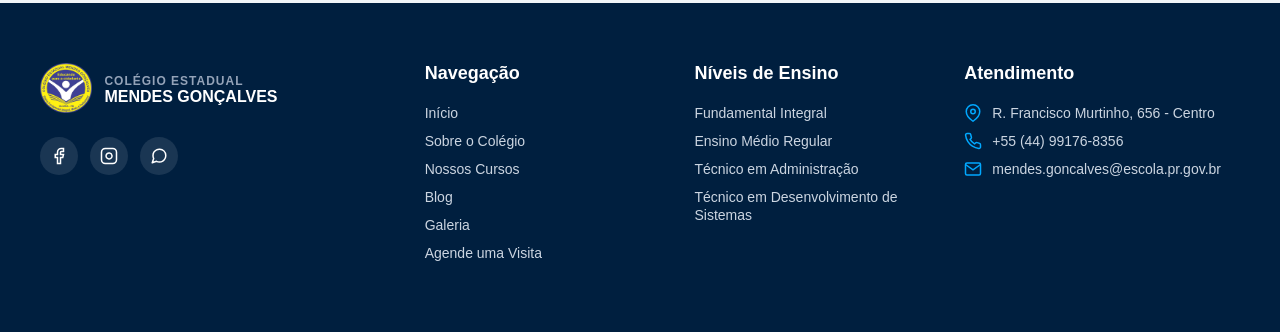
<file: matriz/matriz-medio-regular.html>
<!DOCTYPE html>
<html lang="pt-BR">
<head>
    <meta charset="UTF-8">
    <meta name="viewport" content="width=device-width, initial-scale=1.0">
    <title>Matrizes do Ensino Médio</title>
    <link rel="icon" type="image/x-icon" href="./matriz-img/logo-colegio-mendes.png">
    <meta name="description" content="Página oficial do Colégio Estadual Mendes Gonçalves em Guaíra-PR.">
    <link rel="stylesheet" href="matriz-css/matriz.css">
</head>
 
<body>

    <header>
        <div class="header-container">
            <div class="header-brand">
                <div class="header-img">
                    <img src="./matriz-img/logo-colegio-mendes.png" alt="Logo do Colégio Estadual Mendes Gonçalves">
                </div>
                <div class="header-text-group">
                    <span class="first-name">COLÉGIO ESTADUAL</span>
                    <strong class="second-name">MENDES GONÇALVES</strong>
                </div>
            </div>
            <div class="header-titulo">
                <span class="first-name">MATRIZ CURRICULAR</span>
                <strong class="second-name">Ensino Médio</strong>
            </div>
            <a href="../index.html#cursomedio" class="btn-voltar">
                <svg viewBox="0 0 24 24" fill="none" stroke="currentColor" stroke-width="2.5" aria-hidden="true">
                    <line x1="19" y1="12" x2="5" y2="12"></line>
                    <polyline points="12 19 5 12 12 5"></polyline>
                </svg>
                Voltar
            </a>
        </div>
    </header>

    <main>
        <div class="matriz-titulo">
            <h1>Matriz Curricular - Ensino Médio</h1>
            <p>Curso: Ensino Médio Regular - Formação Geral Básica e Itinerários Formativos</p>
        </div>

        <!-- FORMAÇÃO GERAL BÁSICA (FGB) -->
        <section>
            <h2>Formação Geral Básica (FGB)</h2>
            <div class="table-wrap">
            <table>
                <thead>
                    <tr>
                        <th>Disciplina / Componente Curricular</th>
                        <th>1ª Série</th>
                        <th>2ª Série</th>
                        <th>3ª Série</th>
                    </tr>
                </thead>
                <tbody>
                    <tr>
                        <td>Língua Portuguesa</td>
                        <td>4</td>
                        <td>3</td>
                        <td>3</td>
                    </tr>
                    <tr>
                        <td>Língua Inglesa</td>
                        <td>2</td>
                        <td>2</td>
                        <td>2</td>
                    </tr>
                    <tr>
                        <td>Arte</td>
                        <td>2</td>
                        <td>1</td>
                        <td>1</td>
                    </tr>
                    <tr>
                        <td>Educação Física</td>
                        <td>2</td>
                        <td>2</td>
                        <td>2</td>
                    </tr>
                    <tr>
                        <td>Matemática</td>
                        <td>4</td>
                        <td>3</td>
                        <td>3</td>
                    </tr>
                    <tr>
                        <td>Biologia</td>
                        <td>2</td>
                        <td>2</td>
                        <td>2</td>
                    </tr>
                    <tr>
                        <td>Física</td>
                        <td>2</td>
                        <td>2</td>
                        <td>2</td>
                    </tr>
                    <tr>
                        <td>Química</td>
                        <td>2</td>
                        <td>2</td>
                        <td>2</td>
                    </tr>
                    <tr>
                        <td>Geografia</td>
                        <td>2</td>
                        <td>2</td>
                        <td>2</td>
                    </tr>
                    <tr>
                        <td>História</td>
                        <td>2</td>
                        <td>2</td>
                        <td>2</td>
                    </tr>
                    <tr>
                        <td>Filosofia</td>
                        <td>1</td>
                        <td>1</td>
                        <td>1</td>
                    </tr>
                    <tr>
                        <td>Sociologia</td>
                        <td>1</td>
                        <td>1</td>
                        <td>1</td>
                    </tr>
                </tbody>
                <tfoot>
                    <tr>
                        <th>Subtotal Formação Geral Básica</th>
                        <th>26</th>
                        <th>23</th>
                        <th>23</th>
                    </tr>
                </tfoot>
            </table>
            </div>
        </section>
        <!-- ITINERÁRIOS FORMATIVOS / PARTE DIVERSIFICADA -->
        <section>
            <h2>Itinerários Formativos e Parte Diversificada</h2>
            <div class="table-wrap">
            <table>
                <thead>
                    <tr>
                        <th>Componente Curricular / Aprofundamento</th>
                        <th>1ª Série</th>
                        <th>2ª Série</th>
                        <th>3ª Série</th>
                    </tr>
                </thead>
                <tbody>
                    <tr>
                        <td>Redação e Leitura</td>
                        <td>2</td>
                        <td>2</td>
                        <td>2</td>
                    </tr>
                    <tr>
                        <td>Educação Financeira</td>
                        <td>2</td>
                        <td>2</td>
                        <td>0</td>
                    </tr>
                    <tr>
                        <td>Pensamento Computacional / Programação</td>
                        <td>2</td>
                        <td>2</td>
                        <td>2</td>
                    </tr>
                    <tr>
                        <td>Projeto de Vida</td>
                        <td>2</td>
                        <td>1</td>
                        <td>1</td>
                    </tr>
                    <tr>
                        <td>Aprofundamento de Área I (Linguagens/Humanas)</td>
                        <td>0</td>
                        <td>2</td>
                        <td>3</td>
                    </tr>
                    <tr>
                        <td>Aprofundamento de Área II (Exatas/Natureza)</td>
                        <td>0</td>
                        <td>2</td>
                        <td>3</td>
                    </tr>
                    <tr>
                        <td>Eletivas Escolhidas</td>
                        <td>2</td>
                        <td>2</td>
                        <td>2</td>
                    </tr>
                    <tr>
                        <td>Língua Espanhola</td>
                        <td>2</td>
                        <td>2</td>
                        <td>2</td>
                    </tr>
                </tbody>
                <tfoot>
                    <tr>
                        <th>Subtotal Itinerários / Diversificada</th>
                        <th>12</th>
                        <th>15</th>
                        <th>15</th>
                    </tr>
                    <tr>
                        <th>TOTAL GERAL DE AULAS SEMANAIS</th>
                        <th>38</th>
                        <th>38</th>
                        <th>38</th>
                    </tr>
                </tfoot>
            </table>
            </div>
        </section>
        <p class="matriz-nota">* Matriz Curricular de acordo com a LDB nº 9.394/96 e Diretrizes do Novo Ensino Médio.</p>
    </main>

    <footer class="footer-site">
        <div class="container">
            <div class="footer-grid">
                <div class="footer-col footer-brand-col">
                    <div class="footer-brand">
                        <div class="header-logo-badge">
                            <img src="./matriz-img/logo-colegio-mendes.png" alt="Logo Colégio Mendes Gonçalves">
                        </div>
                        <div class="text-group">
                            <span class="brand-title">COLÉGIO ESTADUAL</span>
                            <span class="brand-subtitle">MENDES GONÇALVES</span>
                        </div>
                    </div>
                    <div class="footer-social">
                        <a href="https://www.facebook.com/colegioestadualmendesgoncalves/?locale=pt_BR"
                            aria-label="Facebook" class="social-icon" target="_blank" rel="noopener noreferrer">
                            <svg viewBox="0 0 24 24" fill="none" stroke="currentColor" stroke-width="2">
                                <path d="M18 2h-3a5 5 0 0 0-5 5v3H7v4h3v8h4v-8h3l1-4h-4V7a1 1 0 0 1 1-1h3z"></path>
                            </svg>
                        </a>
                        <a href="https://www.instagram.com/col.mendes/" aria-label="Instagram" class="social-icon"
                            target="_blank" rel="noopener noreferrer">
                            <svg viewBox="0 0 24 24" fill="none" stroke="currentColor" stroke-width="2">
                                <rect x="2" y="2" width="20" height="20" rx="5" ry="5"></rect>
                                <path d="M16 11.37A4 4 0 1 1 12.63 8 4 4 0 0 1 16 11.37z"></path>
                                <line x1="17.5" y1="6.5" x2="17.51" y2="6.5"></line>
                            </svg>
                        </a>
                        <a href="https://wa.me/5544991768356" aria-label="WhatsApp" class="social-icon" target="_blank" rel="noopener noreferrer">
                            <svg viewBox="0 0 24 24" fill="none" stroke="currentColor" stroke-width="2"
                                stroke-linecap="round" stroke-linejoin="round">
                                <path
                                    d="M21 11.5a8.38 8.38 0 0 1-.9 3.8 8.5 8.5 0 0 1-7.6 4.7 8.38 8.38 0 0 1-3.8-.9L3 21l1.9-5.7a8.38 8.38 0 0 1-.9-3.8 8.5 8.5 0 0 1 4.7-7.6 8.38 8.38 0 0 1 3.8-.9h.5a8.48 8.48 0 0 1 8 8v.5z">
                                </path>
                            </svg>
                        </a>
                    </div>
                </div>

                <div class="footer-col">
                    <h3 class="footer-heading">Navegação</h3>
                    <ul class="footer-links">
                        <li><a href="../index.html#home">Início</a></li>
                        <li><a href="../index.html#historia">Sobre o Colégio</a></li>
                        <li><a href="../index.html#cursos">Nossos Cursos</a></li>
                        <li><a href="../index.html#blog">Blog</a></li>
                        <li><a href="../index.html#galeria">Galeria</a></li>
                        <li><a href="../index.html#agendamento">Agende uma Visita</a></li>
                    </ul>
                </div>

                <div class="footer-col">
                    <h3 class="footer-heading">Níveis de Ensino</h3>
                    <ul class="footer-links">
                        <li><a href="../index.html#cursointegral">Fundamental Integral</a></li>
                        <li><a href="../index.html#cursomedio">Ensino Médio Regular</a></li>
                        <li><a href="../index.html#cursoadm">Técnico em Administração</a></li>
                        <li><a href="../index.html#cursotec">Técnico em Desenvolvimento de Sistemas</a></li>
                    </ul>
                </div>

                <div class="footer-col">
                    <h3 class="footer-heading">Atendimento</h3>
                    <ul class="footer-contact-info">
                        <li>
                            <svg viewBox="0 0 24 24" fill="none" stroke="currentColor" stroke-width="2">
                                <path d="M21 10c0 7-9 13-9 13s-9-6-9-13a9 9 0 0 1 18 0z"></path>
                                <circle cx="12" cy="10" r="3"></circle>
                            </svg>
                            <span>R. Francisco Murtinho, 656 - Centro</span>
                        </li>
                        <li>
                            <svg viewBox="0 0 24 24" fill="none" stroke="currentColor" stroke-width="2">
                                <path
                                    d="M22 16.92v3a2 2 0 0 1-2.18 2 19.79 19.79 0 0 1-8.63-3.07 19.5 19.5 0 0 1-6-6 19.79 19.79 0 0 1-3.07-8.67A2 2 0 0 1 4.11 2h3a2 2 0 0 1 2 1.72 12.84 12.84 0 0 0 .7 2.81 2 2 0 0 1-.45 2.11L8.09 9.91a16 16 0 0 0 6 6l1.27-1.27a2 2 0 0 1 2.11-.45 12.84 12.84 0 0 0 2.81.7A2 2 0 0 1 22 16.92z">
                                </path>
                            </svg>
                            <span>+55 (44) 99176-8356</span>
                        </li>
                        <li>
                            <svg viewBox="0 0 24 24" fill="none" stroke="currentColor" stroke-width="2">
                                <path d="M4 4h16c1.1 0 2 .9 2 2v12c0 1.1-.9 2-2 2H4c-1.1 0-2-.9-2-2V6c0-1.1.9-2 2-2z">
                                </path>
                                <polyline points="22,6 12,13 2,6"></polyline>
                            </svg>
                            <span>mendes.goncalves@escola.pr.gov.br</span>
                        </li>
                    </ul>
                </div>
            </div>
        </div>
    </footer>
</body>
</html>
</file>
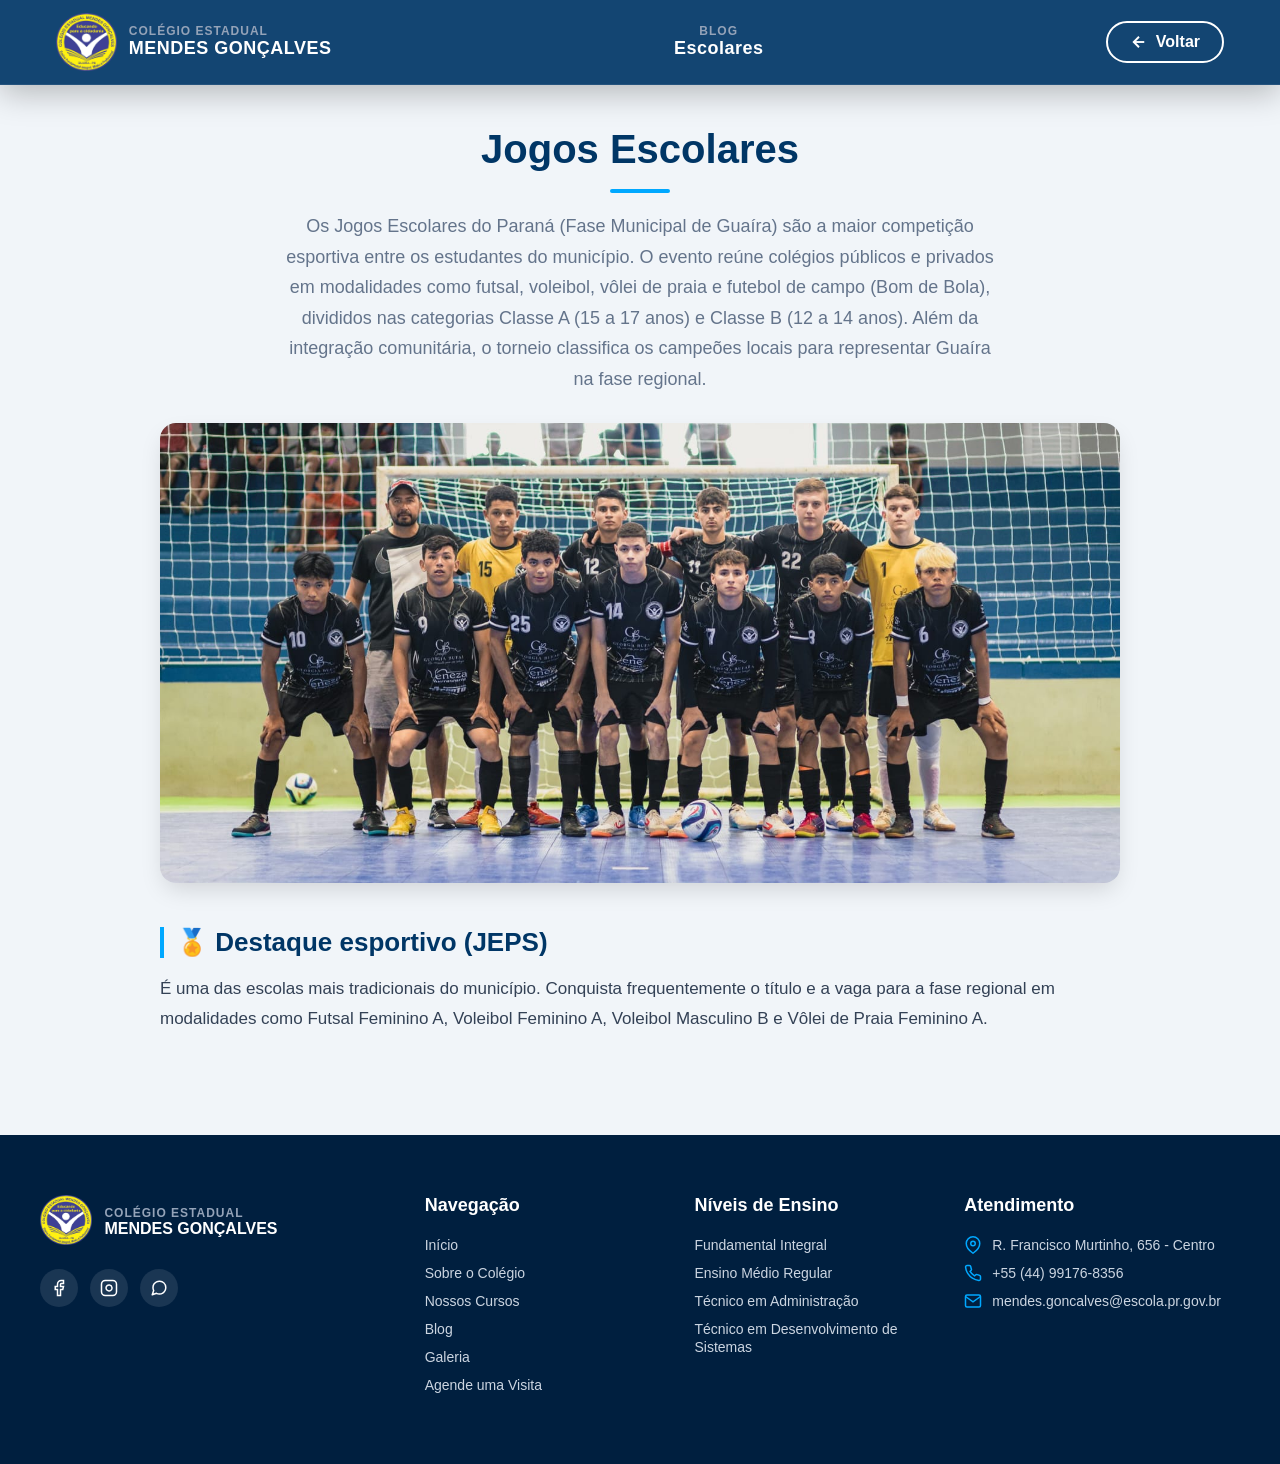
<file: blog-post/post-escolares/escolares.html>
<!DOCTYPE html>
<html lang="pt-BR">
<head>
    <meta charset="UTF-8">
    <meta name="viewport" content="width=device-width, initial-scale=1.0">
    <title>Jogos Escolares - Blog</title>
    <link rel="icon" type="image/x-icon" href="./blog-img/logo-colegio-mendes.png">
    <meta name="description" content="Jogos Escolares do Paraná – Fase Municipal de Guaíra: modalidades, categorias e destaques esportivos do colégio.">
    <link rel="stylesheet" href="../post-css/style.css">
</head>

<body>

    <header>
        <div class="header-container">
            <div class="header-brand">
                <div class="header-img">
                    <img src="./blog-img/logo-colegio-mendes.png" alt="Logo do Colégio Estadual Mendes Gonçalves">
                </div>
                <div class="header-text-group">
                    <span class="first-name">COLÉGIO ESTADUAL</span>
                    <strong class="second-name">MENDES GONÇALVES</strong>
                </div>
            </div>
            <div class="header-titulo">
                <span class="first-name">BLOG</span>
                <strong class="second-name">Escolares</strong>
            </div>
            <a href="../../saiba-mais/mais-blog/mais-blog.html" class="btn-voltar">
                <svg viewBox="0 0 24 24" fill="none" stroke="currentColor" stroke-width="2.5" aria-hidden="true">
                    <line x1="19" y1="12" x2="5" y2="12"></line>
                    <polyline points="12 19 5 12 12 5"></polyline>
                </svg>
                Voltar
            </a>
        </div>
    </header>

    <main>
        <div class="hero">
            <div class="hero-texto">
                <h1>Jogos Escolares</h1>
                <p>
                    Os Jogos Escolares do Paraná (Fase Municipal de Guaíra) são a maior competição esportiva entre os estudantes do município. O evento reúne colégios públicos e privados em modalidades como futsal, voleibol, vôlei de praia e futebol de campo (Bom de Bola), divididos nas categorias Classe A (15 a 17 anos) e Classe B (12 a 14 anos). Além da integração comunitária, o torneio classifica os campeões locais para representar Guaíra na fase regional.
                </p>
            </div>
            <div class="hero-img">
                <img src="./blog-img/escolares.jfif" alt="Estudantes durante os Jogos Escolares em Guaíra">
            </div>
        </div>

        <div class="bloco">
            <h2>🏅 Destaque esportivo (JEPS)</h2>
            <p>
                É uma das escolas mais tradicionais do município. Conquista frequentemente o título e a vaga para a fase regional em modalidades como Futsal Feminino A, Voleibol Feminino A, Voleibol Masculino B e Vôlei de Praia Feminino A.
            </p>
        </div>
    </main>

    <footer class="footer-site">
        <div class="container">
            <div class="footer-grid">
                <div class="footer-col footer-brand-col">
                    <div class="footer-brand">
                        <div class="header-logo-badge">
                            <img src="./blog-img/logo-colegio-mendes.png" alt="Logo Colégio Mendes Gonçalves">
                        </div>
                        <div class="text-group">
                            <span class="brand-title">COLÉGIO ESTADUAL</span>
                            <span class="brand-subtitle">MENDES GONÇALVES</span>
                        </div>
                    </div>
                    <div class="footer-social">
                        <a href="https://www.facebook.com/colegioestadualmendesgoncalves/?locale=pt_BR"
                            aria-label="Facebook" class="social-icon" target="_blank" rel="noopener noreferrer">
                            <svg viewBox="0 0 24 24" fill="none" stroke="currentColor" stroke-width="2">
                                <path d="M18 2h-3a5 5 0 0 0-5 5v3H7v4h3v8h4v-8h3l1-4h-4V7a1 1 0 0 1 1-1h3z"></path>
                            </svg>
                        </a>
                        <a href="https://www.instagram.com/col.mendes/" aria-label="Instagram" class="social-icon"
                            target="_blank" rel="noopener noreferrer">
                            <svg viewBox="0 0 24 24" fill="none" stroke="currentColor" stroke-width="2">
                                <rect x="2" y="2" width="20" height="20" rx="5" ry="5"></rect>
                                <path d="M16 11.37A4 4 0 1 1 12.63 8 4 4 0 0 1 16 11.37z"></path>
                                <line x1="17.5" y1="6.5" x2="17.51" y2="6.5"></line>
                            </svg>
                        </a>
                        <a href="https://wa.me/5544991768356" aria-label="WhatsApp" class="social-icon" target="_blank" rel="noopener noreferrer">
                            <svg viewBox="0 0 24 24" fill="none" stroke="currentColor" stroke-width="2"
                                stroke-linecap="round" stroke-linejoin="round">
                                <path
                                    d="M21 11.5a8.38 8.38 0 0 1-.9 3.8 8.5 8.5 0 0 1-7.6 4.7 8.38 8.38 0 0 1-3.8-.9L3 21l1.9-5.7a8.38 8.38 0 0 1-.9-3.8 8.5 8.5 0 0 1 4.7-7.6 8.38 8.38 0 0 1 3.8-.9h.5a8.48 8.48 0 0 1 8 8v.5z">
                                </path>
                            </svg>
                        </a>
                    </div>
                </div>

                <div class="footer-col">
                    <h3 class="footer-heading">Navegação</h3>
                    <ul class="footer-links">
                        <li><a href="../../index.html#home">Início</a></li>
                        <li><a href="../../index.html#historia">Sobre o Colégio</a></li>
                        <li><a href="../../index.html#cursos">Nossos Cursos</a></li>
                        <li><a href="../../index.html#blog">Blog</a></li>
                        <li><a href="../../index.html#galeria">Galeria</a></li>
                        <li><a href="../../index.html#agendamento">Agende uma Visita</a></li>
                    </ul>
                </div>

                <div class="footer-col">
                    <h3 class="footer-heading">Níveis de Ensino</h3>
                    <ul class="footer-links">
                        <li><a href="../../index.html#cursointegral">Fundamental Integral</a></li>
                        <li><a href="../../index.html#cursomedio">Ensino Médio Regular</a></li>
                        <li><a href="../../index.html#cursoadm">Técnico em Administração</a></li>
                        <li><a href="../../index.html#cursotec">Técnico em Desenvolvimento de Sistemas</a></li>
                    </ul>
                </div>

                <div class="footer-col">
                    <h3 class="footer-heading">Atendimento</h3>
                    <ul class="footer-contact-info">
                        <li>
                            <svg viewBox="0 0 24 24" fill="none" stroke="currentColor" stroke-width="2">
                                <path d="M21 10c0 7-9 13-9 13s-9-6-9-13a9 9 0 0 1 18 0z"></path>
                                <circle cx="12" cy="10" r="3"></circle>
                            </svg>
                            <span>R. Francisco Murtinho, 656 - Centro</span>
                        </li>
                        <li>
                            <svg viewBox="0 0 24 24" fill="none" stroke="currentColor" stroke-width="2">
                                <path
                                    d="M22 16.92v3a2 2 0 0 1-2.18 2 19.79 19.79 0 0 1-8.63-3.07 19.5 19.5 0 0 1-6-6 19.79 19.79 0 0 1-3.07-8.67A2 2 0 0 1 4.11 2h3a2 2 0 0 1 2 1.72 12.84 12.84 0 0 0 .7 2.81 2 2 0 0 1-.45 2.11L8.09 9.91a16 16 0 0 0 6 6l1.27-1.27a2 2 0 0 1 2.11-.45 12.84 12.84 0 0 0 2.81.7A2 2 0 0 1 22 16.92z">
                                </path>
                            </svg>
                            <span>+55 (44) 99176-8356</span>
                        </li>
                        <li>
                            <svg viewBox="0 0 24 24" fill="none" stroke="currentColor" stroke-width="2">
                                <path d="M4 4h16c1.1 0 2 .9 2 2v12c0 1.1-.9 2-2 2H4c-1.1 0-2-.9-2-2V6c0-1.1.9-2 2-2z">
                                </path>
                                <polyline points="22,6 12,13 2,6"></polyline>
                            </svg>
                            <span>mendes.goncalves@escola.pr.gov.br</span>
                        </li>
                    </ul>
                </div>
            </div>
        </div>
    </footer>
</body>
</html>
</file>
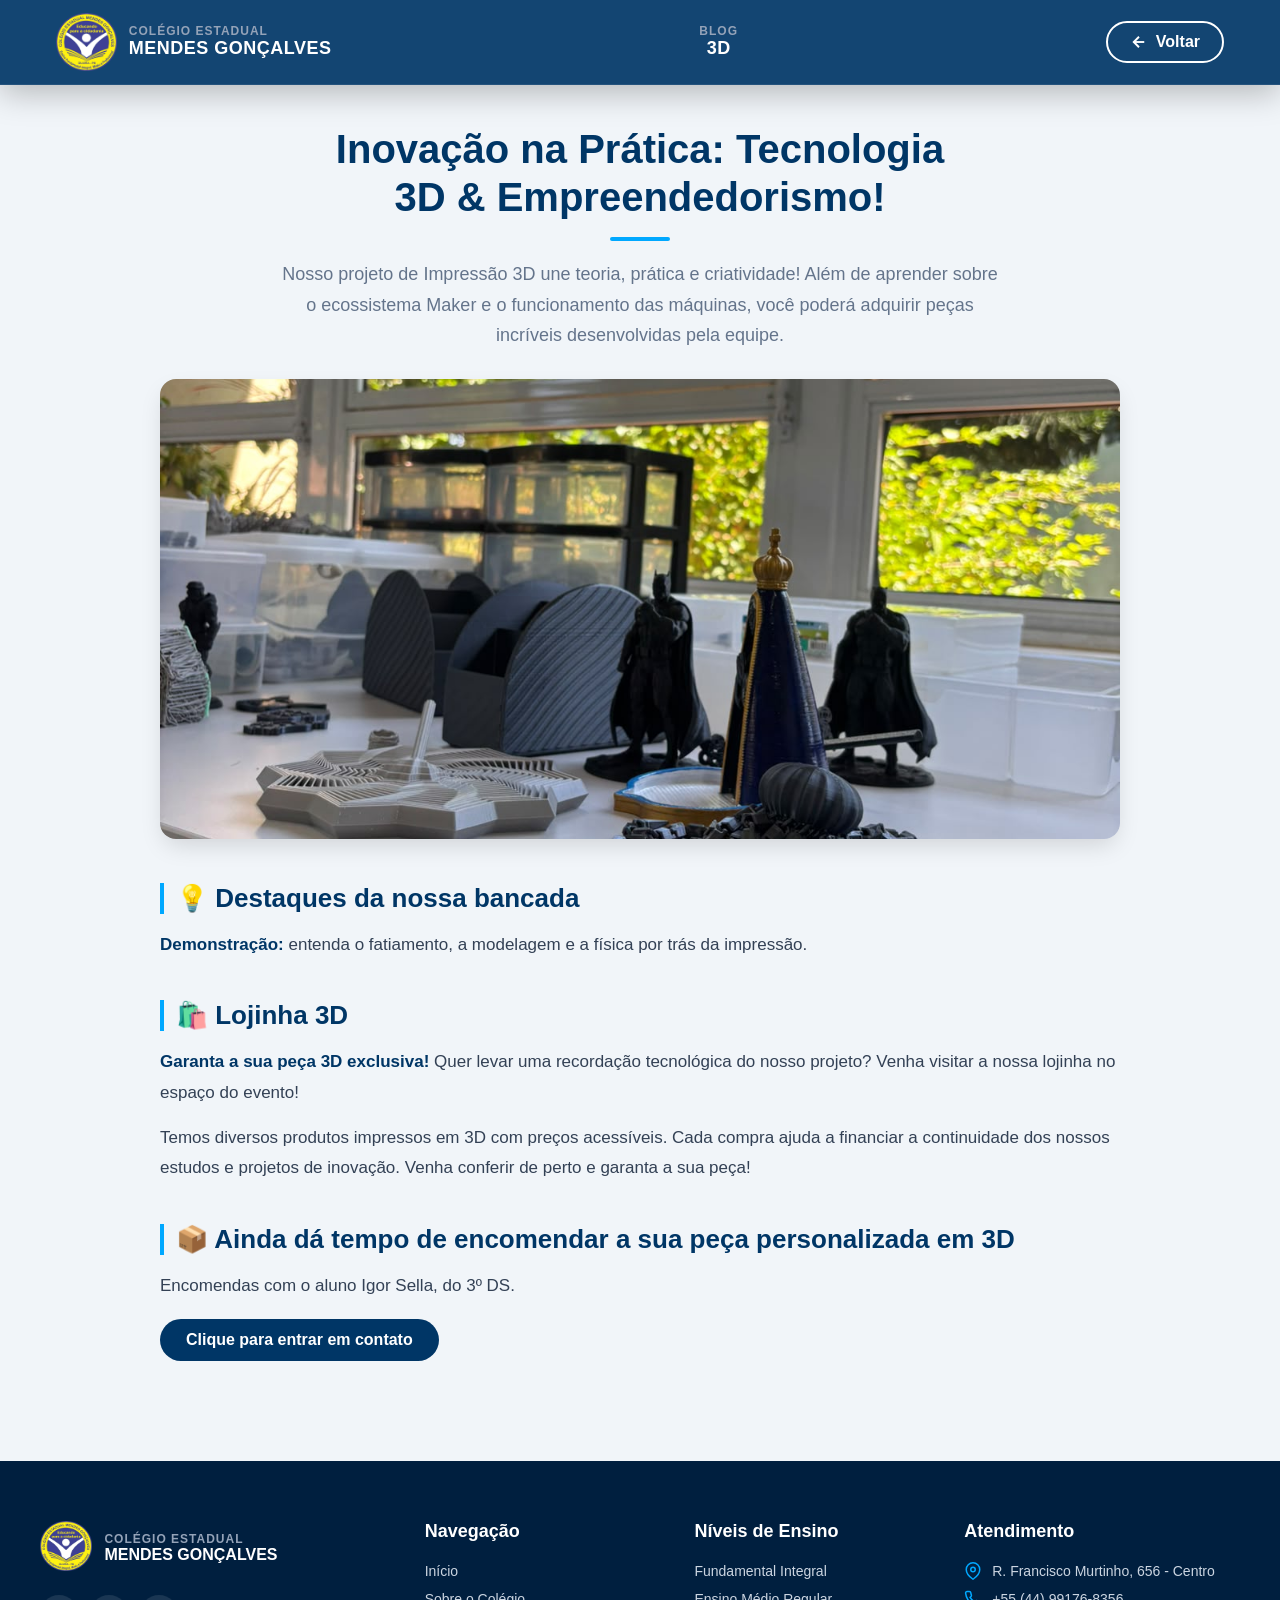
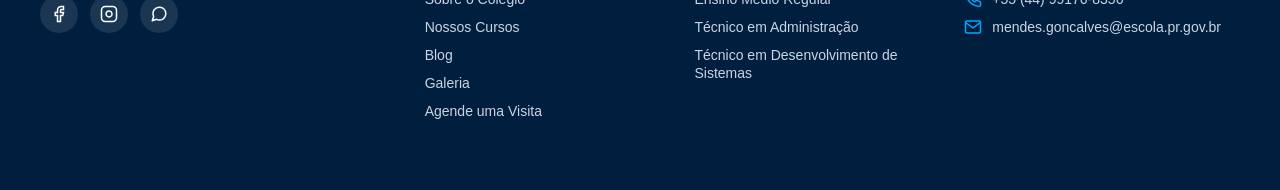
<file: blog-post/post-impressora-3d/impressora-3d.html>
<!DOCTYPE html>
<html lang="pt-BR">
<head>
    <meta charset="UTF-8">
    <meta name="viewport" content="width=device-width, initial-scale=1.0">
    <title>Impressão 3D - Blog</title>
    <link rel="icon" type="image/x-icon" href="./blog-img/logo-colegio-mendes.png">
    <meta name="description" content="Projeto de Impressão 3D do Colégio Estadual Mendes Gonçalves: demonstração, lojinha 3D e encomendas de peças personalizadas.">
    <link rel="stylesheet" href="../post-css/style.css">
</head>

<body>

    <header>
        <div class="header-container">
            <div class="header-brand">
                <div class="header-img">
                    <img src="./blog-img/logo-colegio-mendes.png" alt="Logo do Colégio Estadual Mendes Gonçalves">
                </div>
                <div class="header-text-group">
                    <span class="first-name">COLÉGIO ESTADUAL</span>
                    <strong class="second-name">MENDES GONÇALVES</strong>
                </div>
            </div>
            <div class="header-titulo">
                <span class="first-name">BLOG</span>
                <strong class="second-name">3D</strong>
            </div>
            <a href="../../saiba-mais/mais-blog/mais-blog.html" class="btn-voltar">
                <svg viewBox="0 0 24 24" fill="none" stroke="currentColor" stroke-width="2.5" aria-hidden="true">
                    <line x1="19" y1="12" x2="5" y2="12"></line>
                    <polyline points="12 19 5 12 12 5"></polyline>
                </svg>
                Voltar
            </a>
        </div>
    </header>

    <main>
        <div class="hero">
            <div class="hero-texto">
                <h1>Inovação na Prática: Tecnologia 3D &amp; Empreendedorismo!</h1>
                <p>
                    Nosso projeto de Impressão 3D une teoria, prática e criatividade! Além de aprender sobre o ecossistema Maker e o funcionamento das máquinas, você poderá adquirir peças incríveis desenvolvidas pela equipe.
                </p>
            </div>
            <div class="hero-img">
                <img src="./blog-img/impressao.jpeg" alt="Peças e impressora 3D do projeto de Impressão 3D">
            </div>
        </div>

        <div class="bloco">
            <h2>💡 Destaques da nossa bancada</h2>
            <p>
                <strong>Demonstração:</strong> entenda o fatiamento, a modelagem e a física por trás da impressão.
            </p>
        </div>

        <div class="bloco">
            <h2>🛍️ Lojinha 3D</h2>
            <p>
                <strong>Garanta a sua peça 3D exclusiva!</strong> Quer levar uma recordação tecnológica do nosso projeto? Venha visitar a nossa lojinha no espaço do evento!
            </p>
            <p>
                Temos diversos produtos impressos em 3D com preços acessíveis. Cada compra ajuda a financiar a continuidade dos nossos estudos e projetos de inovação. Venha conferir de perto e garanta a sua peça!
            </p>
        </div>

        <div class="bloco">
            <h2>📦 Ainda dá tempo de encomendar a sua peça personalizada em 3D</h2>
            <p>
                Encomendas com o aluno Igor Sella, do 3º DS.
            </p>
            <a href="https://wa.me/554491083097" class="btn-contato" target="_blank" rel="noopener noreferrer" aria-label="Contato por WhatsApp">Clique para entrar em contato</a>
        </div>
    </main>

    <footer class="footer-site">
        <div class="container">
            <div class="footer-grid">
                <div class="footer-col footer-brand-col">
                    <div class="footer-brand">
                        <div class="header-logo-badge">
                            <img src="./blog-img/logo-colegio-mendes.png" alt="Logo Colégio Mendes Gonçalves">
                        </div>
                        <div class="text-group">
                            <span class="brand-title">COLÉGIO ESTADUAL</span>
                            <span class="brand-subtitle">MENDES GONÇALVES</span>
                        </div>
                    </div>
                    <div class="footer-social">
                        <a href="https://www.facebook.com/colegioestadualmendesgoncalves/?locale=pt_BR"
                            aria-label="Facebook" class="social-icon" target="_blank" rel="noopener noreferrer">
                            <svg viewBox="0 0 24 24" fill="none" stroke="currentColor" stroke-width="2">
                                <path d="M18 2h-3a5 5 0 0 0-5 5v3H7v4h3v8h4v-8h3l1-4h-4V7a1 1 0 0 1 1-1h3z"></path>
                            </svg>
                        </a>
                        <a href="https://www.instagram.com/col.mendes/" aria-label="Instagram" class="social-icon"
                            target="_blank" rel="noopener noreferrer">
                            <svg viewBox="0 0 24 24" fill="none" stroke="currentColor" stroke-width="2">
                                <rect x="2" y="2" width="20" height="20" rx="5" ry="5"></rect>
                                <path d="M16 11.37A4 4 0 1 1 12.63 8 4 4 0 0 1 16 11.37z"></path>
                                <line x1="17.5" y1="6.5" x2="17.51" y2="6.5"></line>
                            </svg>
                        </a>
                        <a href="https://wa.me/5544991768356" aria-label="WhatsApp" class="social-icon" target="_blank" rel="noopener noreferrer">
                            <svg viewBox="0 0 24 24" fill="none" stroke="currentColor" stroke-width="2"
                                stroke-linecap="round" stroke-linejoin="round">
                                <path
                                    d="M21 11.5a8.38 8.38 0 0 1-.9 3.8 8.5 8.5 0 0 1-7.6 4.7 8.38 8.38 0 0 1-3.8-.9L3 21l1.9-5.7a8.38 8.38 0 0 1-.9-3.8 8.5 8.5 0 0 1 4.7-7.6 8.38 8.38 0 0 1 3.8-.9h.5a8.48 8.48 0 0 1 8 8v.5z">
                                </path>
                            </svg>
                        </a>
                    </div>
                </div>

                <div class="footer-col">
                    <h3 class="footer-heading">Navegação</h3>
                    <ul class="footer-links">
                        <li><a href="../../index.html#home">Início</a></li>
                        <li><a href="../../index.html#historia">Sobre o Colégio</a></li>
                        <li><a href="../../index.html#cursos">Nossos Cursos</a></li>
                        <li><a href="../../index.html#blog">Blog</a></li>
                        <li><a href="../../index.html#galeria">Galeria</a></li>
                        <li><a href="../../index.html#agendamento">Agende uma Visita</a></li>
                    </ul>
                </div>

                <div class="footer-col">
                    <h3 class="footer-heading">Níveis de Ensino</h3>
                    <ul class="footer-links">
                        <li><a href="../../index.html#cursointegral">Fundamental Integral</a></li>
                        <li><a href="../../index.html#cursomedio">Ensino Médio Regular</a></li>
                        <li><a href="../../index.html#cursoadm">Técnico em Administração</a></li>
                        <li><a href="../../index.html#cursotec">Técnico em Desenvolvimento de Sistemas</a></li>
                    </ul>
                </div>

                <div class="footer-col">
                    <h3 class="footer-heading">Atendimento</h3>
                    <ul class="footer-contact-info">
                        <li>
                            <svg viewBox="0 0 24 24" fill="none" stroke="currentColor" stroke-width="2">
                                <path d="M21 10c0 7-9 13-9 13s-9-6-9-13a9 9 0 0 1 18 0z"></path>
                                <circle cx="12" cy="10" r="3"></circle>
                            </svg>
                            <span>R. Francisco Murtinho, 656 - Centro</span>
                        </li>
                        <li>
                            <svg viewBox="0 0 24 24" fill="none" stroke="currentColor" stroke-width="2">
                                <path
                                    d="M22 16.92v3a2 2 0 0 1-2.18 2 19.79 19.79 0 0 1-8.63-3.07 19.5 19.5 0 0 1-6-6 19.79 19.79 0 0 1-3.07-8.67A2 2 0 0 1 4.11 2h3a2 2 0 0 1 2 1.72 12.84 12.84 0 0 0 .7 2.81 2 2 0 0 1-.45 2.11L8.09 9.91a16 16 0 0 0 6 6l1.27-1.27a2 2 0 0 1 2.11-.45 12.84 12.84 0 0 0 2.81.7A2 2 0 0 1 22 16.92z">
                                </path>
                            </svg>
                            <span>+55 (44) 99176-8356</span>
                        </li>
                        <li>
                            <svg viewBox="0 0 24 24" fill="none" stroke="currentColor" stroke-width="2">
                                <path d="M4 4h16c1.1 0 2 .9 2 2v12c0 1.1-.9 2-2 2H4c-1.1 0-2-.9-2-2V6c0-1.1.9-2 2-2z">
                                </path>
                                <polyline points="22,6 12,13 2,6"></polyline>
                            </svg>
                            <span>mendes.goncalves@escola.pr.gov.br</span>
                        </li>
                    </ul>
                </div>
            </div>
        </div>
    </footer>
</body>
</html>
</file>
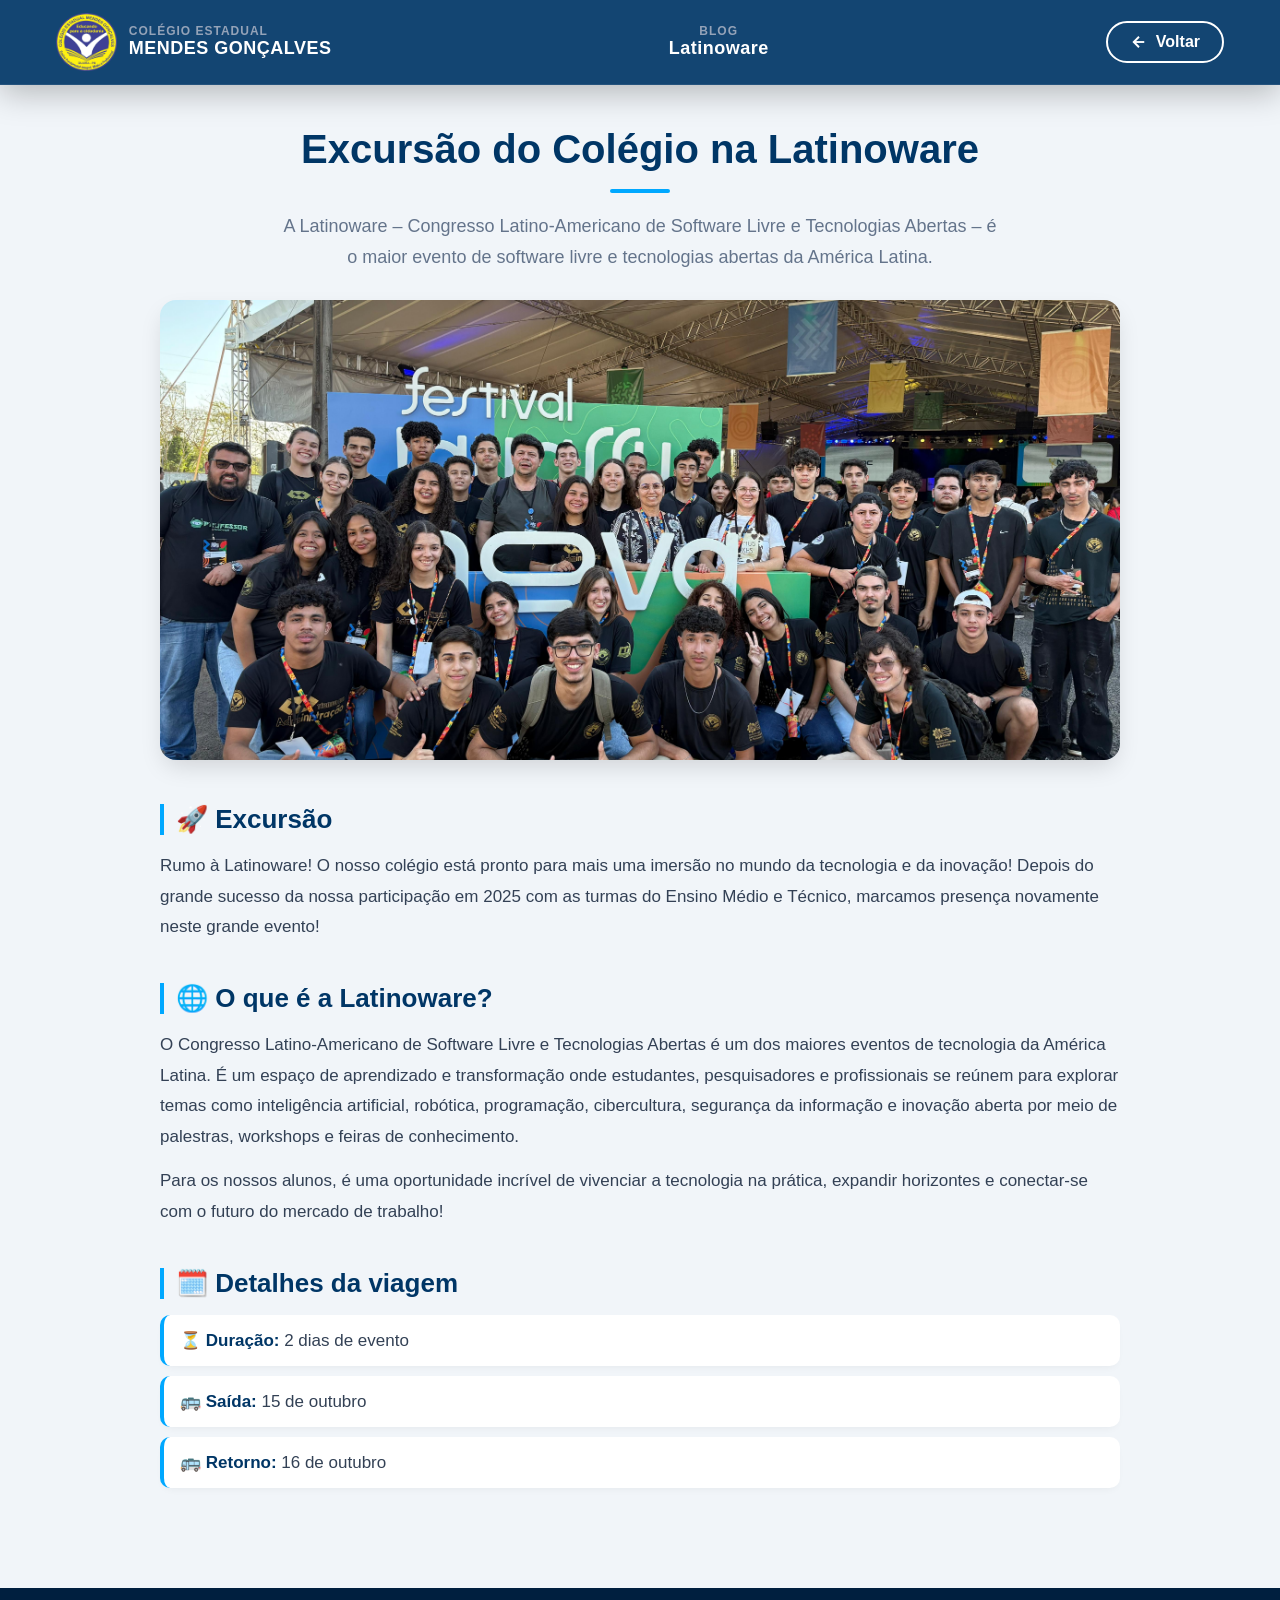
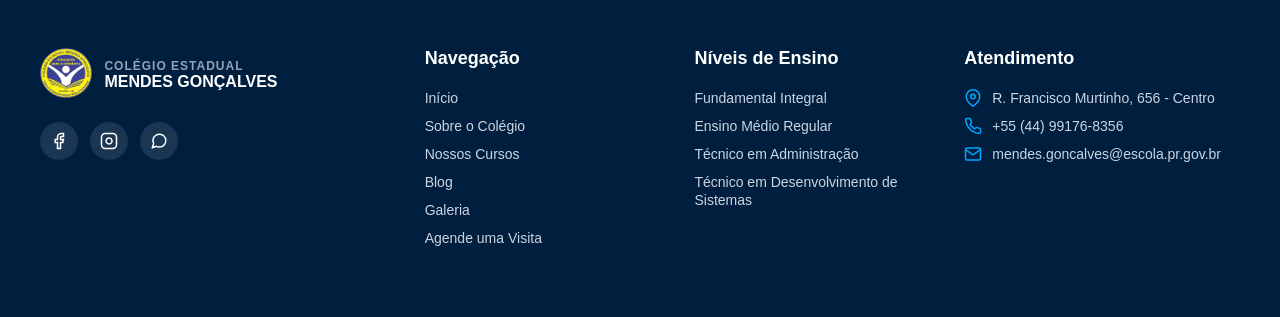
<file: blog-post/post-latinoware/latinoware.html>
<!DOCTYPE html>
<html lang="pt-BR">
<head>
    <meta charset="UTF-8">
    <meta name="viewport" content="width=device-width, initial-scale=1.0">
    <title>Latinoware - Blog</title>
    <link rel="icon" type="image/x-icon" href="./blog-img/logo-colegio-mendes.png">
    <meta name="description" content="Excursão do Colégio Estadual Mendes Gonçalves à Latinoware, o maior evento de software livre e tecnologias abertas da América Latina.">
    <link rel="stylesheet" href="../post-css/style.css">
</head>

<body>

    <header>
        <div class="header-container">
            <div class="header-brand">
                <div class="header-img">
                    <img src="./blog-img/logo-colegio-mendes.png" alt="Logo do Colégio Estadual Mendes Gonçalves">
                </div>
                <div class="header-text-group">
                    <span class="first-name">COLÉGIO ESTADUAL</span>
                    <strong class="second-name">MENDES GONÇALVES</strong>
                </div>
            </div>
            <div class="header-titulo">
                <span class="first-name">BLOG</span>
                <strong class="second-name">Latinoware</strong>
            </div>
            <a href="../../saiba-mais/mais-blog/mais-blog.html" class="btn-voltar">
                <svg viewBox="0 0 24 24" fill="none" stroke="currentColor" stroke-width="2.5" aria-hidden="true">
                    <line x1="19" y1="12" x2="5" y2="12"></line>
                    <polyline points="12 19 5 12 12 5"></polyline>
                </svg>
                Voltar
            </a>
        </div>
    </header>

    <main>
        <div class="hero">
            <div class="hero-texto">
                <h1>Excursão do Colégio na Latinoware</h1>
                <p>
                    A Latinoware – Congresso Latino-Americano de Software Livre e Tecnologias Abertas – é o maior evento de software livre e tecnologias abertas da América Latina.
                </p>
            </div>
            <div class="hero-img">
                <img src="./blog-img/latinoware-2025.jpeg" alt="Estudantes do colégio na Latinoware">
            </div>
        </div>

        <div class="bloco">
            <h2>🚀 Excursão</h2>
            <p>
                Rumo à Latinoware! O nosso colégio está pronto para mais uma imersão no mundo da tecnologia e da inovação! Depois do grande sucesso da nossa participação em 2025 com as turmas do Ensino Médio e Técnico, marcamos presença novamente neste grande evento!
            </p>
        </div>

        <div class="bloco">
            <h2>🌐 O que é a Latinoware?</h2>
            <p>
                O Congresso Latino-Americano de Software Livre e Tecnologias Abertas é um dos maiores eventos de tecnologia da América Latina. É um espaço de aprendizado e transformação onde estudantes, pesquisadores e profissionais se reúnem para explorar temas como inteligência artificial, robótica, programação, cibercultura, segurança da informação e inovação aberta por meio de palestras, workshops e feiras de conhecimento.
            </p>
            <p>
                Para os nossos alunos, é uma oportunidade incrível de vivenciar a tecnologia na prática, expandir horizontes e conectar-se com o futuro do mercado de trabalho!
            </p>
        </div>

        <div class="bloco">
            <h2>🗓️ Detalhes da viagem</h2>
            <ul class="info-lista">
                <li>⏳ <strong>Duração:</strong> 2 dias de evento</li>
                <li>🚌 <strong>Saída:</strong> 15 de outubro</li>
                <li>🚌 <strong>Retorno:</strong> 16 de outubro</li>
            </ul>
        </div>
    </main>

    <footer class="footer-site">
        <div class="container">
            <div class="footer-grid">
                <div class="footer-col footer-brand-col">
                    <div class="footer-brand">
                        <div class="header-logo-badge">
                            <img src="./blog-img/logo-colegio-mendes.png" alt="Logo Colégio Mendes Gonçalves">
                        </div>
                        <div class="text-group">
                            <span class="brand-title">COLÉGIO ESTADUAL</span>
                            <span class="brand-subtitle">MENDES GONÇALVES</span>
                        </div>
                    </div>
                    <div class="footer-social">
                        <a href="https://www.facebook.com/colegioestadualmendesgoncalves/?locale=pt_BR"
                            aria-label="Facebook" class="social-icon" target="_blank" rel="noopener noreferrer">
                            <svg viewBox="0 0 24 24" fill="none" stroke="currentColor" stroke-width="2">
                                <path d="M18 2h-3a5 5 0 0 0-5 5v3H7v4h3v8h4v-8h3l1-4h-4V7a1 1 0 0 1 1-1h3z"></path>
                            </svg>
                        </a>
                        <a href="https://www.instagram.com/col.mendes/" aria-label="Instagram" class="social-icon"
                            target="_blank" rel="noopener noreferrer">
                            <svg viewBox="0 0 24 24" fill="none" stroke="currentColor" stroke-width="2">
                                <rect x="2" y="2" width="20" height="20" rx="5" ry="5"></rect>
                                <path d="M16 11.37A4 4 0 1 1 12.63 8 4 4 0 0 1 16 11.37z"></path>
                                <line x1="17.5" y1="6.5" x2="17.51" y2="6.5"></line>
                            </svg>
                        </a>
                        <a href="https://wa.me/5544991768356" aria-label="WhatsApp" class="social-icon" target="_blank" rel="noopener noreferrer">
                            <svg viewBox="0 0 24 24" fill="none" stroke="currentColor" stroke-width="2"
                                stroke-linecap="round" stroke-linejoin="round">
                                <path
                                    d="M21 11.5a8.38 8.38 0 0 1-.9 3.8 8.5 8.5 0 0 1-7.6 4.7 8.38 8.38 0 0 1-3.8-.9L3 21l1.9-5.7a8.38 8.38 0 0 1-.9-3.8 8.5 8.5 0 0 1 4.7-7.6 8.38 8.38 0 0 1 3.8-.9h.5a8.48 8.48 0 0 1 8 8v.5z">
                                </path>
                            </svg>
                        </a>
                    </div>
                </div>

                <div class="footer-col">
                    <h3 class="footer-heading">Navegação</h3>
                    <ul class="footer-links">
                        <li><a href="../../index.html#home">Início</a></li>
                        <li><a href="../../index.html#historia">Sobre o Colégio</a></li>
                        <li><a href="../../index.html#cursos">Nossos Cursos</a></li>
                        <li><a href="../../index.html#blog">Blog</a></li>
                        <li><a href="../../index.html#galeria">Galeria</a></li>
                        <li><a href="../../index.html#agendamento">Agende uma Visita</a></li>
                    </ul>
                </div>

                <div class="footer-col">
                    <h3 class="footer-heading">Níveis de Ensino</h3>
                    <ul class="footer-links">
                        <li><a href="../../index.html#cursointegral">Fundamental Integral</a></li>
                        <li><a href="../../index.html#cursomedio">Ensino Médio Regular</a></li>
                        <li><a href="../../index.html#cursoadm">Técnico em Administração</a></li>
                        <li><a href="../../index.html#cursotec">Técnico em Desenvolvimento de Sistemas</a></li>
                    </ul>
                </div>

                <div class="footer-col">
                    <h3 class="footer-heading">Atendimento</h3>
                    <ul class="footer-contact-info">
                        <li>
                            <svg viewBox="0 0 24 24" fill="none" stroke="currentColor" stroke-width="2">
                                <path d="M21 10c0 7-9 13-9 13s-9-6-9-13a9 9 0 0 1 18 0z"></path>
                                <circle cx="12" cy="10" r="3"></circle>
                            </svg>
                            <span>R. Francisco Murtinho, 656 - Centro</span>
                        </li>
                        <li>
                            <svg viewBox="0 0 24 24" fill="none" stroke="currentColor" stroke-width="2">
                                <path
                                    d="M22 16.92v3a2 2 0 0 1-2.18 2 19.79 19.79 0 0 1-8.63-3.07 19.5 19.5 0 0 1-6-6 19.79 19.79 0 0 1-3.07-8.67A2 2 0 0 1 4.11 2h3a2 2 0 0 1 2 1.72 12.84 12.84 0 0 0 .7 2.81 2 2 0 0 1-.45 2.11L8.09 9.91a16 16 0 0 0 6 6l1.27-1.27a2 2 0 0 1 2.11-.45 12.84 12.84 0 0 0 2.81.7A2 2 0 0 1 22 16.92z">
                                </path>
                            </svg>
                            <span>+55 (44) 99176-8356</span>
                        </li>
                        <li>
                            <svg viewBox="0 0 24 24" fill="none" stroke="currentColor" stroke-width="2">
                                <path d="M4 4h16c1.1 0 2 .9 2 2v12c0 1.1-.9 2-2 2H4c-1.1 0-2-.9-2-2V6c0-1.1.9-2 2-2z">
                                </path>
                                <polyline points="22,6 12,13 2,6"></polyline>
                            </svg>
                            <span>mendes.goncalves@escola.pr.gov.br</span>
                        </li>
                    </ul>
                </div>
            </div>
        </div>
    </footer>
</body>
</html>
</file>
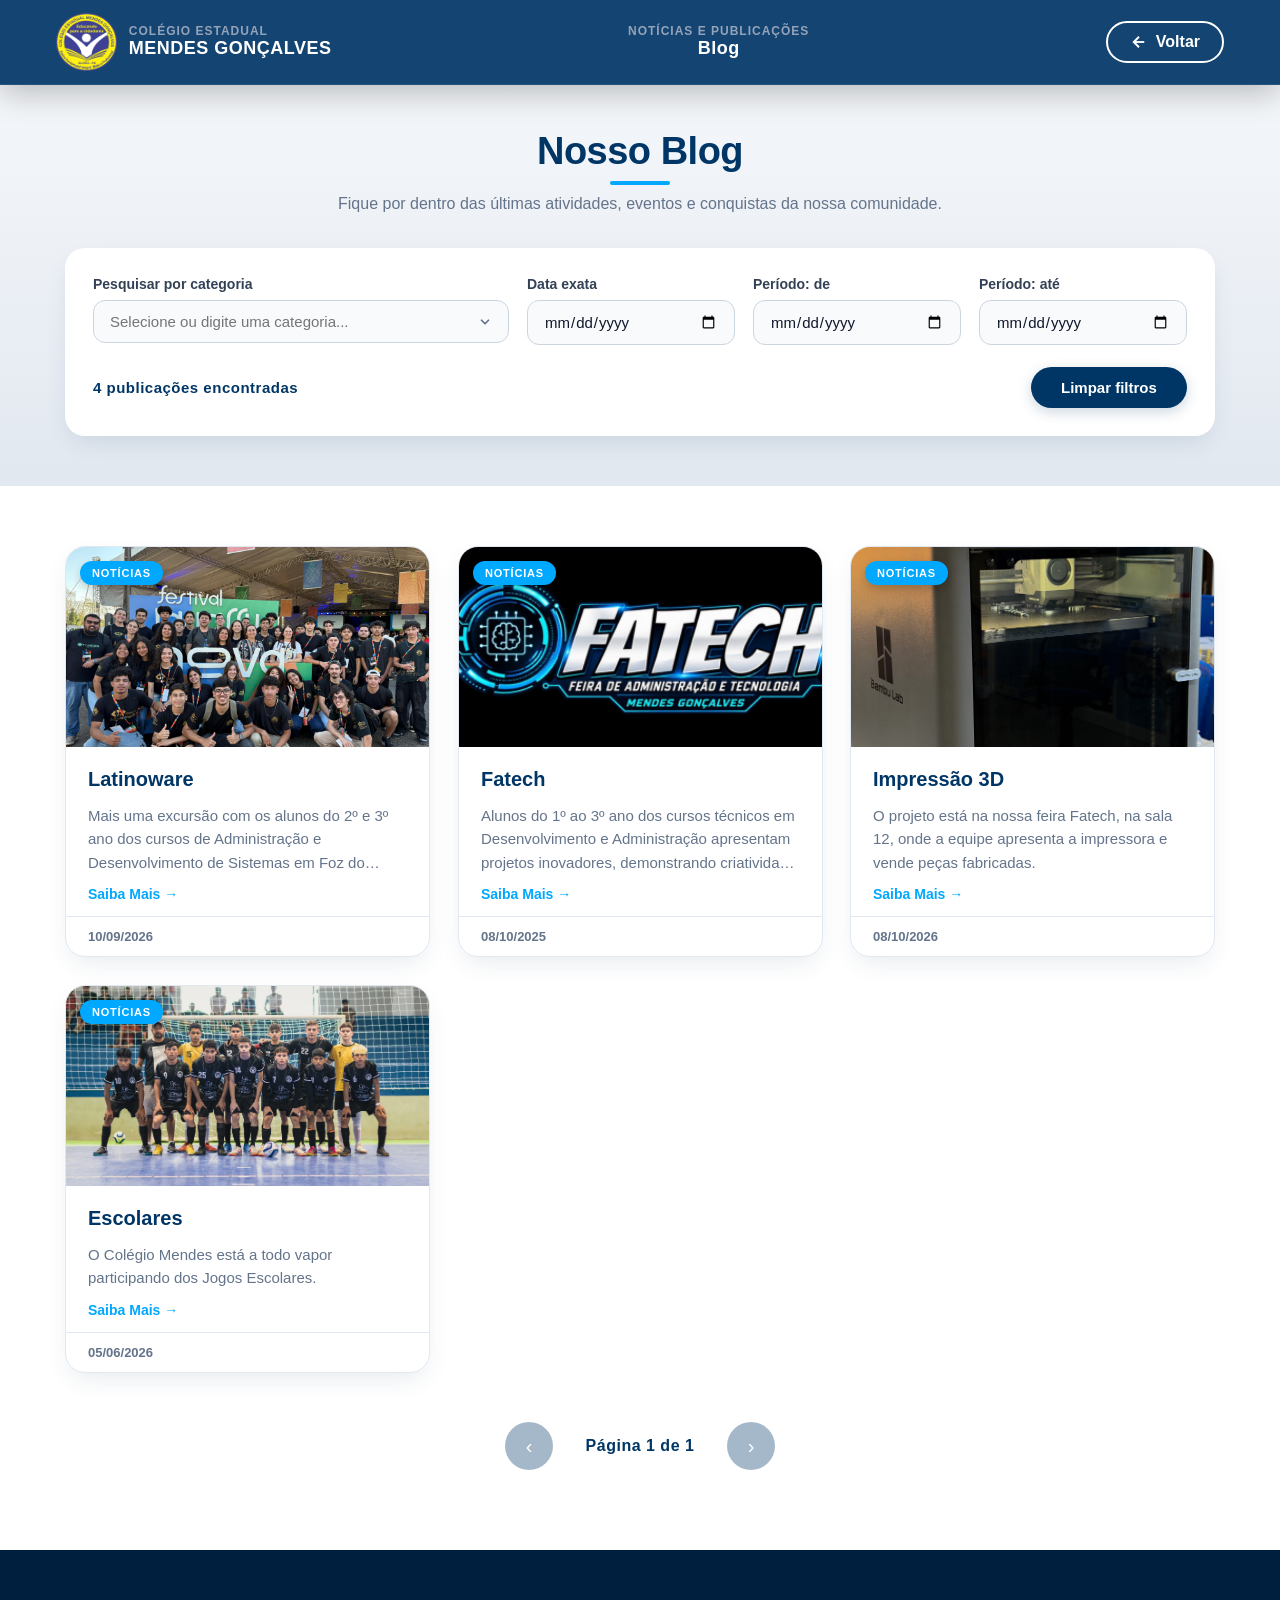
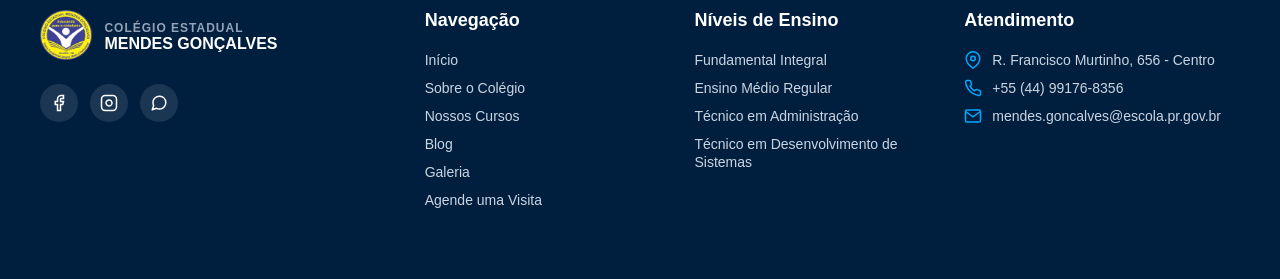
<file: saiba-mais/mais-blog/mais-blog.html>
<!DOCTYPE html>
<html lang="pt-BR">

<head>
    <meta charset="UTF-8">
    <meta name="viewport" content="width=device-width, initial-scale=1.0">
    <title>Blog e Notícias | Colégio Estadual Mendes Gonçalves</title>
    <link rel="stylesheet" href="./mais-blog-css/blog.css">
    <link rel="icon" type="image/x-icon" href="./mais-blog-img/logo-colegio-mendes.png">
    <meta name="description" content="Todas as publicações e notícias do Colégio Estadual Mendes Gonçalves em Guaíra-PR.">
</head>

<body>
    <!----------------HEADER---------------->
    <header>
        <div class="header-container">
            <div class="header-brand">
                <div class="header-img">
                    <img src="mais-blog-img/logo-colegio-mendes.png" alt="Logo do Colégio Estadual Mendes Gonçalves">
                </div>
                <div class="header-text-group">
                    <span class="first-name">COLÉGIO ESTADUAL</span>
                    <strong class="second-name">MENDES GONÇALVES</strong>
                </div>
            </div>
            <div class="header-titulo">
                <span class="first-name">NOTÍCIAS E PUBLICAÇÕES</span>
                <strong class="second-name">Blog</strong>
            </div>
            <a href="../../index.html#blog" class="btn-voltar">
                <svg viewBox="0 0 24 24" fill="none" stroke="currentColor" stroke-width="2.5" aria-hidden="true">
                    <line x1="19" y1="12" x2="5" y2="12"></line>
                    <polyline points="12 19 5 12 12 5"></polyline>
                </svg>
                Voltar
            </a>
        </div>
    </header>

    <main>
        <!----------------TOPO + BUSCA---------------->
        <section class="gl-hero">
            <div class="gl-container">
                <div class="gl-header">
                    <h1>
                        Nosso Blog
                        <span class="underline"></span>
                    </h1>
                    <p>Fique por dentro das últimas atividades, eventos e conquistas da nossa comunidade.</p>
                </div>

                <div class="gl-filters" role="search">
                    <div class="gl-filters-grid">
                        <div class="form-group gl-field-search">
                            <label for="glBusca">Pesquisar por categoria</label>
                            <div class="gl-combo">
                                <input type="text" id="glBusca" placeholder="Selecione ou digite uma categoria..."
                                    autocomplete="off" role="combobox" aria-autocomplete="list"
                                    aria-haspopup="listbox" aria-controls="glTagsLista" aria-expanded="false">
                                <button type="button" class="gl-combo-clear" id="glBuscaLimpar"
                                    aria-label="Limpar categoria" hidden>&times;</button>
                                <div class="gl-tags-panel" id="glTagsPainel" hidden>
                                    <div class="gl-tags-list" id="glTagsLista" role="listbox"
                                        aria-label="Categorias"></div>
                                </div>
                            </div>
                        </div>
                        <div class="form-group">
                            <label for="glData">Data exata</label>
                            <input type="date" id="glData">
                        </div>
                        <div class="form-group">
                            <label for="glDe">Período: de</label>
                            <input type="date" id="glDe">
                        </div>
                        <div class="form-group">
                            <label for="glAte">Período: até</label>
                            <input type="date" id="glAte">
                        </div>
                    </div>
                    <div class="gl-filters-footer">
                        <span class="gl-count" id="glContagem" aria-live="polite"></span>
                        <button type="button" class="gl-clear" id="glLimpar">Limpar filtros</button>
                    </div>
                </div>
            </div>
        </section>

        <!-- COMO ADICIONAR UMA PUBLICAÇÃO: copie um <article class="bl-card"> e cole antes de "FIM DOS CARDS",
             trocando data-date, data-tags, imagem, título, resumo, link e data. -->

        <section class="gl-section" id="glResultados" aria-label="Publicações do blog">
            <div class="gl-container">
                <div class="bl-grid" id="glGrid">
                <!-- ===== CARDS ===== -->

                <article class="bl-card" data-date="2026-09-10" data-tags="latinoware, excursão, tecnologia, foz do iguaçu">
                    <div class="bl-card-image">
                        <span class="bl-badge">NOTÍCIAS</span>
                        <img src="./mais-blog-img/latinoware-2025.jpeg" alt="Latinoware 2026" loading="lazy">
                    </div>
                    <div class="bl-card-content">
                        <h3 class="bl-card-title">Latinoware</h3>
                        <p class="bl-card-desc">Mais uma excursão com os alunos do 2º e 3º ano dos cursos de Administração e Desenvolvimento de Sistemas em Foz do Iguaçu.</p>
                        <a href="../../blog-post/post-latinoware/latinoware.html" class="bl-read-more" aria-label="Saiba mais sobre Latinoware">Saiba Mais &rarr;</a>
                    </div>
                    <div class="bl-card-footer">
                        <time class="bl-card-date" datetime="2026-09-10">10/09/2026</time>
                    </div>
                </article>

                <article class="bl-card" data-date="2025-10-08" data-tags="fatech, feira, projetos, cursos técnicos">
                    <div class="bl-card-image">
                        <span class="bl-badge">NOTÍCIAS</span>
                        <img src="./mais-blog-img/fatech.png" alt="Fatech" loading="lazy">
                    </div>
                    <div class="bl-card-content">
                        <h3 class="bl-card-title">Fatech</h3>
                        <p class="bl-card-desc">Alunos do 1º ao 3º ano dos cursos técnicos em Desenvolvimento e Administração apresentam projetos inovadores, demonstrando criatividade e conhecimento.</p>
                        <a href="https://fatechmendes.com" class="bl-read-more" target="_blank" rel="noopener noreferrer" aria-label="Saiba mais sobre Fatech">Saiba Mais &rarr;</a>
                    </div>
                    <div class="bl-card-footer">
                        <time class="bl-card-date" datetime="2025-10-08">08/10/2025</time>
                    </div>
                </article>

                <article class="bl-card" data-date="2026-10-08" data-tags="impressão 3d, fatech, feira, projetos, tecnologia">
                    <div class="bl-card-image">
                        <span class="bl-badge">NOTÍCIAS</span>
                        <img src="./mais-blog-img/impressora.jpg" alt="Impressão 3D" loading="lazy">
                    </div>
                    <div class="bl-card-content">
                        <h3 class="bl-card-title">Impressão 3D</h3>
                        <p class="bl-card-desc">O projeto está na nossa feira Fatech, na sala 12, onde a equipe apresenta a impressora e vende peças fabricadas.</p>
                        <a href="../../blog-post/post-impressora-3d/impressora-3d.html" class="bl-read-more" aria-label="Saiba mais sobre Impressão 3D">Saiba Mais &rarr;</a>
                    </div>
                    <div class="bl-card-footer">
                        <time class="bl-card-date" datetime="2026-10-08">08 e 09/10/2026</time>
                    </div>
                </article>

                <article class="bl-card" data-date="2026-06-05" data-tags="jogos escolares, escolares, esportes, futsal, vôlei, guaíra">
                    <div class="bl-card-image">
                        <span class="bl-badge">NOTÍCIAS</span>
                        <img src="./mais-blog-img/escolares.jfif" alt="Jogos Escolares" loading="lazy">
                    </div>
                    <div class="bl-card-content">
                        <h3 class="bl-card-title">Escolares</h3>
                        <p class="bl-card-desc">O Colégio Mendes está a todo vapor participando dos Jogos Escolares.</p>
                        <a href="../../blog-post/post-escolares/escolares.html" class="bl-read-more" aria-label="Saiba mais sobre Escolares">Saiba Mais &rarr;</a>
                    </div>
                    <div class="bl-card-footer">
                        <time class="bl-card-date" datetime="2026-06-05">05/06/2026</time>
                    </div>
                </article>

                <!-- ===== FIM DOS CARDS ===== -->
                </div>

                <nav class="gl-paginacao" id="glPaginacao" aria-label="Paginação do blog">
                    <button type="button" class="nav-btn" id="glPrev" aria-label="Página anterior">&lsaquo;</button>
                    <span class="gl-pagina-info" id="glPaginaInfo" aria-live="polite">Página 1 de 1</span>
                    <button type="button" class="nav-btn" id="glNext" aria-label="Próxima página">&rsaquo;</button>
                </nav>
            </div>
        </section>

        <div class="gl-empty" id="glVazio">
            <strong>Nenhuma publicação encontrada</strong>
            <span>Tente outro termo de busca ou ajuste as datas.</span>
        </div>
    </main>

    <footer class="footer-site">
        <div class="container">
            <div class="footer-grid">
                <div class="footer-col footer-brand-col">
                    <div class="footer-brand">
                        <div class="header-logo-badge">
                            <img src="./mais-blog-img/logo-colegio-mendes.png" alt="Logo Colégio Mendes Gonçalves">
                        </div>
                        <div class="text-group">
                            <span class="brand-title">COLÉGIO ESTADUAL</span>
                            <span class="brand-subtitle">MENDES GONÇALVES</span>
                        </div>
                    </div>
                    <div class="footer-social">
                        <a href="https://www.facebook.com/colegioestadualmendesgoncalves/?locale=pt_BR"
                            aria-label="Facebook" class="social-icon" target="_blank" rel="noopener noreferrer">
                            <svg viewBox="0 0 24 24" fill="none" stroke="currentColor" stroke-width="2">
                                <path d="M18 2h-3a5 5 0 0 0-5 5v3H7v4h3v8h4v-8h3l1-4h-4V7a1 1 0 0 1 1-1h3z"></path>
                            </svg>
                        </a>
                        <a href="https://www.instagram.com/col.mendes/" aria-label="Instagram" class="social-icon"
                            target="_blank" rel="noopener noreferrer">
                            <svg viewBox="0 0 24 24" fill="none" stroke="currentColor" stroke-width="2">
                                <rect x="2" y="2" width="20" height="20" rx="5" ry="5"></rect>
                                <path d="M16 11.37A4 4 0 1 1 12.63 8 4 4 0 0 1 16 11.37z"></path>
                                <line x1="17.5" y1="6.5" x2="17.51" y2="6.5"></line>
                            </svg>
                        </a>
                        <a href="https://wa.me/5544991768356" aria-label="WhatsApp" class="social-icon" target="_blank" rel="noopener noreferrer">
                            <svg viewBox="0 0 24 24" fill="none" stroke="currentColor" stroke-width="2"
                                stroke-linecap="round" stroke-linejoin="round">
                                <path
                                    d="M21 11.5a8.38 8.38 0 0 1-.9 3.8 8.5 8.5 0 0 1-7.6 4.7 8.38 8.38 0 0 1-3.8-.9L3 21l1.9-5.7a8.38 8.38 0 0 1-.9-3.8 8.5 8.5 0 0 1 4.7-7.6 8.38 8.38 0 0 1 3.8-.9h.5a8.48 8.48 0 0 1 8 8v.5z">
                                </path>
                            </svg>
                        </a>
                    </div>
                </div>

                <div class="footer-col">
                    <h3 class="footer-heading">Navegação</h3>
                    <ul class="footer-links">
                        <li><a href="../../index.html#home">Início</a></li>
                        <li><a href="../../index.html#historia">Sobre o Colégio</a></li>
                        <li><a href="../../index.html#cursos">Nossos Cursos</a></li>
                        <li><a href="../../index.html#blog">Blog</a></li>
                        <li><a href="../../index.html#galeria">Galeria</a></li>
                        <li><a href="../../index.html#agendamento">Agende uma Visita</a></li>
                    </ul>
                </div>

                <div class="footer-col">
                    <h3 class="footer-heading">Níveis de Ensino</h3>
                    <ul class="footer-links">
                        <li><a href="../../index.html#cursointegral">Fundamental Integral</a></li>
                        <li><a href="../../index.html#cursomedio">Ensino Médio Regular</a></li>
                        <li><a href="../../index.html#cursoadm">Técnico em Administração</a></li>
                        <li><a href="../../index.html#cursotec">Técnico em Desenvolvimento de Sistemas</a></li>
                    </ul>
                </div>

                <div class="footer-col">
                    <h3 class="footer-heading">Atendimento</h3>
                    <ul class="footer-contact-info">
                        <li>
                            <svg viewBox="0 0 24 24" fill="none" stroke="currentColor" stroke-width="2">
                                <path d="M21 10c0 7-9 13-9 13s-9-6-9-13a9 9 0 0 1 18 0z"></path>
                                <circle cx="12" cy="10" r="3"></circle>
                            </svg>
                            <span>R. Francisco Murtinho, 656 - Centro</span>
                        </li>
                        <li>
                            <svg viewBox="0 0 24 24" fill="none" stroke="currentColor" stroke-width="2">
                                <path
                                    d="M22 16.92v3a2 2 0 0 1-2.18 2 19.79 19.79 0 0 1-8.63-3.07 19.5 19.5 0 0 1-6-6 19.79 19.79 0 0 1-3.07-8.67A2 2 0 0 1 4.11 2h3a2 2 0 0 1 2 1.72 12.84 12.84 0 0 0 .7 2.81 2 2 0 0 1-.45 2.11L8.09 9.91a16 16 0 0 0 6 6l1.27-1.27a2 2 0 0 1 2.11-.45 12.84 12.84 0 0 0 2.81.7A2 2 0 0 1 22 16.92z">
                                </path>
                            </svg>
                            <span>+55 (44) 99176-8356</span>
                        </li>
                        <li>
                            <svg viewBox="0 0 24 24" fill="none" stroke="currentColor" stroke-width="2">
                                <path d="M4 4h16c1.1 0 2 .9 2 2v12c0 1.1-.9 2-2 2H4c-1.1 0-2-.9-2-2V6c0-1.1.9-2 2-2z">
                                </path>
                                <polyline points="22,6 12,13 2,6"></polyline>
                            </svg>
                            <span>mendes.goncalves@escola.pr.gov.br</span>
                        </li>
                    </ul>
                </div>
            </div>
        </div>
    </footer>

    <script src="./mais-blog-js/mais-blog.js"></script>
</body>

</html>
</file>
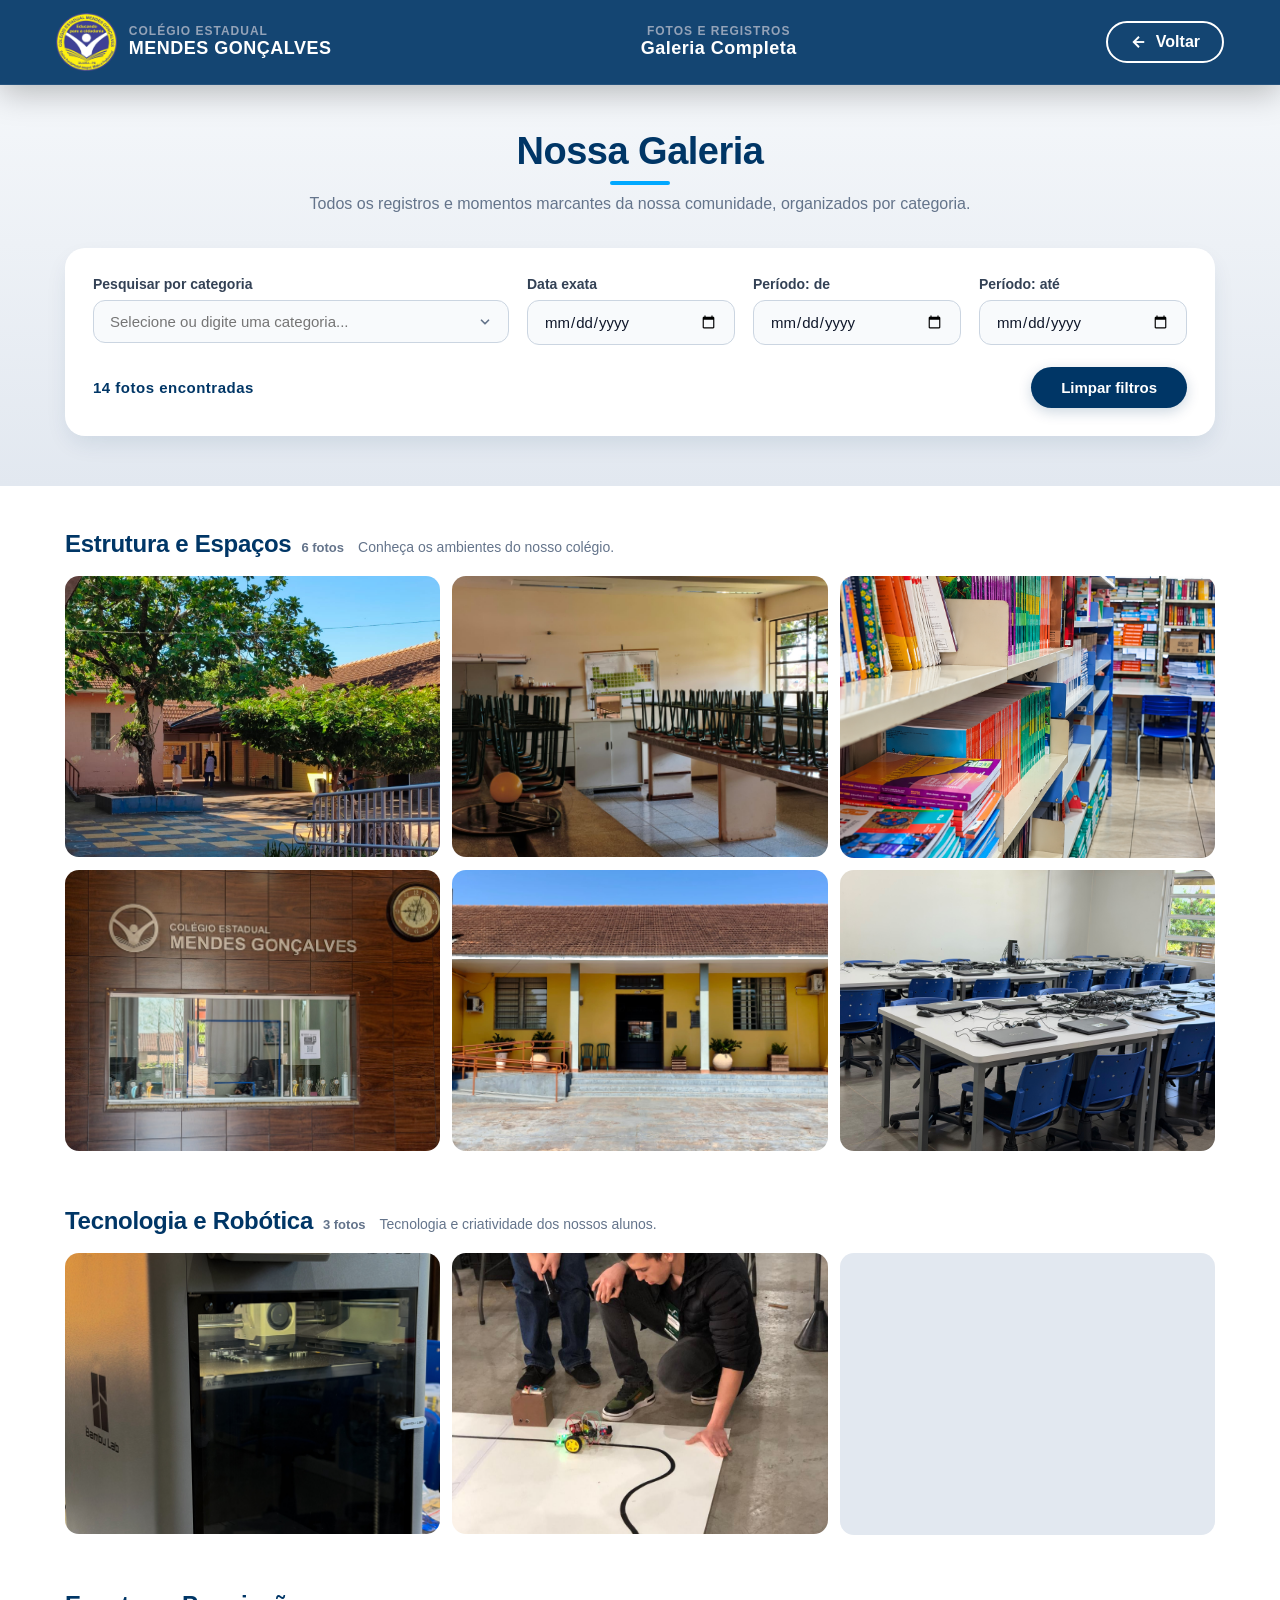
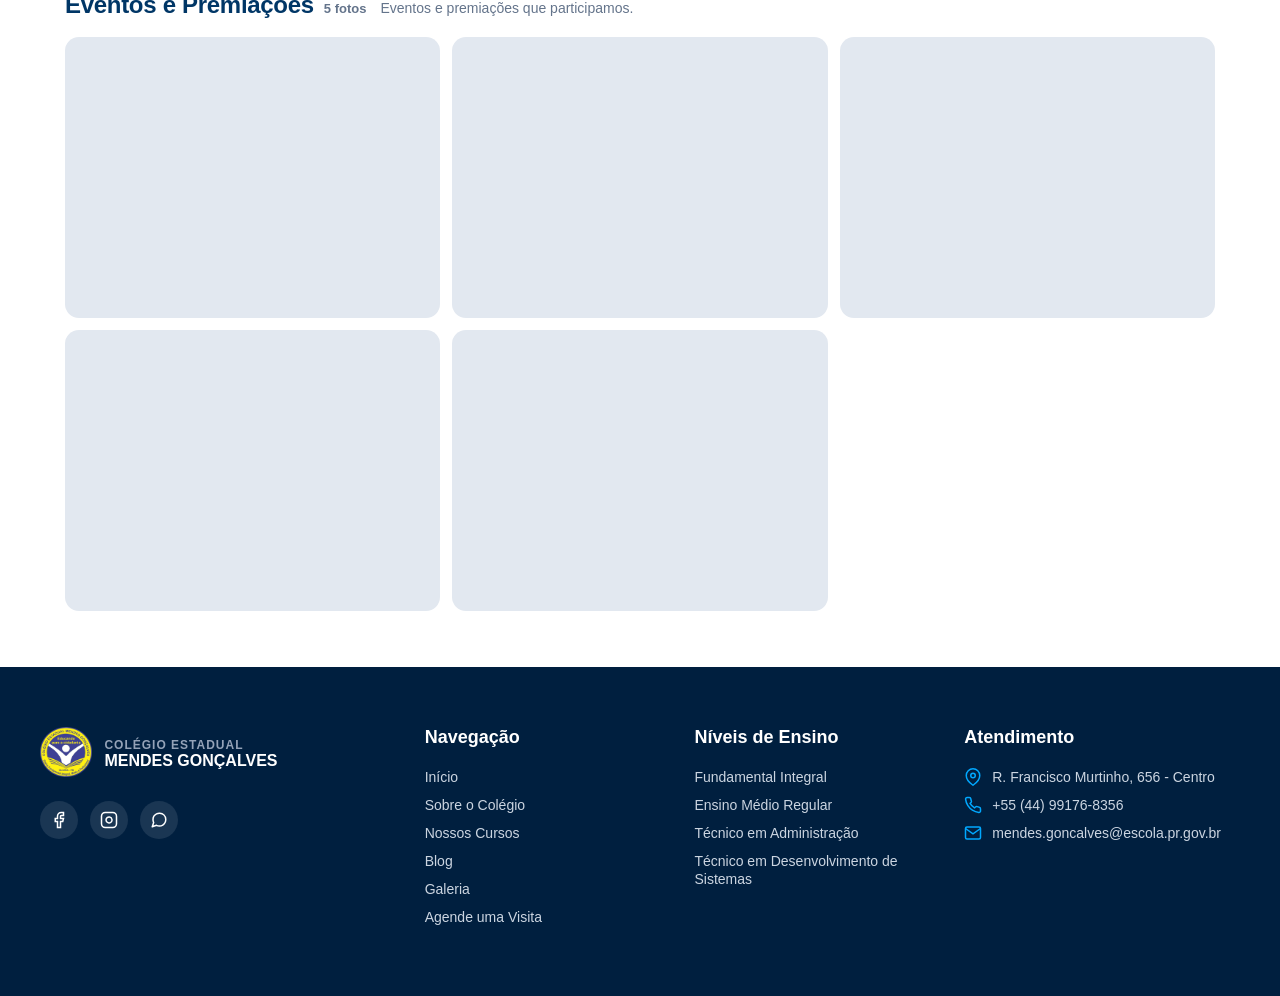
<file: saiba-mais/mais-galeria/galeria.html>
<!DOCTYPE html>
<html lang="pt-BR">

<head>
    <meta charset="UTF-8">
    <meta name="viewport" content="width=device-width, initial-scale=1.0">
    <title>Galeria Completa | Colégio Estadual Mendes Gonçalves</title>
    <link rel="stylesheet" href="./mais-galeria-css/galeria.css">
    <link rel="icon" type="image/x-icon" href="./galeria-img/logo-colegio-mendes.png">
    <meta name="description" content="Galeria completa de fotos do Colégio Estadual Mendes Gonçalves em Guaíra-PR.">
</head>

<body>
    <!----------------HEADER---------------->
    <header>
        <div class="header-container">
            <div class="header-brand">
                <div class="header-img">
                    <img src="./galeria-img/logo-colegio-mendes.png" alt="Logo do Colégio Estadual Mendes Gonçalves">
                </div>
                <div class="header-text-group">
                    <span class="first-name">COLÉGIO ESTADUAL</span>
                    <strong class="second-name">MENDES GONÇALVES</strong>
                </div>
            </div>
            <div class="header-titulo">
                <span class="first-name">FOTOS E REGISTROS</span>
                <strong class="second-name">Galeria Completa</strong>
            </div>
            <a href="../../index.html#galeria" class="btn-voltar">
                <svg viewBox="0 0 24 24" fill="none" stroke="currentColor" stroke-width="2.5" aria-hidden="true">
                    <line x1="19" y1="12" x2="5" y2="12"></line>
                    <polyline points="12 19 5 12 12 5"></polyline>
                </svg>
                Voltar
            </a>
        </div>
    </header>

    <main>
        <!----------------TOPO + BUSCA---------------->
        <section class="gl-hero">
            <div class="gl-container">
                <div class="gl-header">
                    <h1>
                         Nossa Galeria
                        <span class="underline"></span>
                    </h1>
                    <p>Todos os registros e momentos marcantes da nossa comunidade, organizados por categoria.</p>
                </div>

                <div class="gl-filters" role="search">
                    <div class="gl-filters-grid">
                        <div class="form-group gl-field-search">
                            <label for="glBusca">Pesquisar por categoria</label>
                            <div class="gl-combo">
                                <input type="text" id="glBusca" placeholder="Selecione ou digite uma categoria..."
                                    autocomplete="off" role="combobox" aria-autocomplete="list"
                                    aria-haspopup="listbox" aria-controls="glTagsLista" aria-expanded="false">
                                <button type="button" class="gl-combo-clear" id="glBuscaLimpar"
                                    aria-label="Limpar categoria" hidden>&times;</button>
                                <div class="gl-tags-panel" id="glTagsPainel" hidden>
                                    <div class="gl-tags-list" id="glTagsLista" role="listbox"
                                        aria-label="Categorias"></div>
                                </div>
                            </div>
                        </div>
                        <div class="form-group">
                            <label for="glData">Data exata</label>
                            <input type="date" id="glData">
                        </div>
                        <div class="form-group">
                            <label for="glDe">Período: de</label>
                            <input type="date" id="glDe">
                        </div>
                        <div class="form-group">
                            <label for="glAte">Período: até</label>
                            <input type="date" id="glAte">
                        </div>
                    </div>
                    <div class="gl-filters-footer">
                        <span class="gl-count" id="glContagem" aria-live="polite"></span>
                        <button type="button" class="gl-clear" id="glLimpar">Limpar filtros</button>
                    </div>
                </div>
            </div>
        </section>

        <!-- COMO ADICIONAR UMA FOTO: copie um card e cole antes de "FIM DOS CARDS DESTA SECTION",
             trocando data-date (AAAA-MM-DD), data-tags, src, alt e o título.
             COMO CRIAR UMA NOVA SECTION: copie uma <section class="gl-section"> inteira e troque os ids, o título e a descrição. -->

        <div id="glSections">

        <!---------------- SECTION: ESTRUTURA E ESPAÇOS ---------------->
        <section class="gl-section" id="gl-estrutura" aria-labelledby="gl-titulo-estrutura">
            <div class="gl-container">
                <div class="gl-header">
                    <h2 id="gl-titulo-estrutura">
                        Estrutura e Espaços
                        <span class="underline"></span>
                    </h2>
                    <p>Conheça os ambientes do nosso colégio.</p>
                </div>

                <div class="gl-carousel">
                    <button type="button" class="nav-btn gl-nav-btn gl-prev" aria-label="Anterior - Estrutura e Espaços">&lsaquo;</button>

                    <div class="gl-track">
                        <!-- ===== CARDS DESTA SECTION ===== -->

                            <figure class="gl-card" data-date="2025-02-10" data-tags="pátio, área externa, convivência">
                                <img src="./galeria-img/patio-colegio.jpg" alt="Pátio do Colégio Estadual Mendes Gonçalves, espaço de convivência dos alunos">
                                <figcaption class="gl-card-overlay">
                                    <span class="gl-card-date"></span>
                                    <h3 class="gl-card-title">Pátio do Colégio</h3>
                                    <span class="gl-card-action">Clique para visualizar</span>
                                </figcaption>
                            </figure>

                            <figure class="gl-card" data-date="2025-03-04" data-tags="laboratório, ciências, aulas práticas">
                                <img src="./galeria-img/laboratorio-ciencias.jpg" alt="Laboratório de Ciências equipado para aulas práticas">
                                <figcaption class="gl-card-overlay">
                                    <span class="gl-card-date"></span>
                                    <h3 class="gl-card-title">Laboratório de Ciências</h3>
                                    <span class="gl-card-action">Clique para visualizar</span>
                                </figcaption>
                            </figure>

                            <figure class="gl-card" data-date="2025-03-18" data-tags="biblioteca, leitura, estudos">
                                <img src="./galeria-img/biblioteca.png" alt="Biblioteca do colégio com estantes de livros e espaço de estudo">
                                <figcaption class="gl-card-overlay">
                                    <span class="gl-card-date"></span>
                                    <h3 class="gl-card-title">Biblioteca</h3>
                                    <span class="gl-card-action">Clique para visualizar</span>
                                </figcaption>
                            </figure>

                            <figure class="gl-card" data-date="2025-04-22" data-tags="secretaria, atendimento">
                                <img src="./galeria-img/secretaria.jpg" alt="Secretaria do colégio, local de atendimento a alunos e responsáveis">
                                <figcaption class="gl-card-overlay">
                                    <span class="gl-card-date"></span>
                                    <h3 class="gl-card-title">Secretaria</h3>
                                    <span class="gl-card-action">Clique para visualizar</span>
                                </figcaption>
                            </figure>

                            <figure class="gl-card" data-date="2025-05-06" data-tags="fachada, entrada, frente do colégio">
                                <img src="./galeria-img/frente-colegio.jpeg" alt="Fachada e entrada do Colégio Estadual Mendes Gonçalves">
                                <figcaption class="gl-card-overlay">
                                    <span class="gl-card-date"></span>
                                    <h3 class="gl-card-title">Frente do Colégio</h3>
                                    <span class="gl-card-action">Clique para visualizar</span>
                                </figcaption>
                            </figure>

                            <figure class="gl-card" data-date="2025-06-12" data-tags="laboratório, informática, computadores">
                                <img src="./galeria-img/laboratorio-informatica.jpg" alt="Laboratório de Informática com computadores para os alunos">
                                <figcaption class="gl-card-overlay">
                                    <span class="gl-card-date"></span>
                                    <h3 class="gl-card-title">Laboratório de Informática</h3>
                                    <span class="gl-card-action">Clique para visualizar</span>
                                </figcaption>
                            </figure>

                        <!-- ===== FIM DOS CARDS DESTA SECTION ===== -->
                    </div>

                    <button type="button" class="nav-btn gl-nav-btn gl-next" aria-label="Próximo - Estrutura e Espaços">&rsaquo;</button>
                </div>
            </div>
        </section>

        <!---------------- SECTION: Tecnologia E ROBÓTICA ---------------->
        <section class="gl-section" id="gl-projetos" aria-labelledby="gl-titulo-projetos">
            <div class="gl-container">
                <div class="gl-header">
                    <h2 id="gl-titulo-projetos">
                        Tecnologia e Robótica
                        <span class="underline"></span>
                    </h2>
                    <p>Tecnologia e criatividade dos nossos alunos.</p>
                </div>

                <div class="gl-carousel">
                    <button type="button" class="nav-btn gl-nav-btn gl-prev" aria-label="Anterior - Tecnologia e Robótica">&lsaquo;</button>

                    <div class="gl-track">
                        <!-- ===== CARDS DESTA SECTION ===== -->

                            <figure class="gl-card" data-date="2025-03-10" data-tags="impressora 3d, tecnologia, impressão 3d">
                                <img src="./galeria-img/impressora.jpg" alt="Impressora 3D utilizada nos projetos de tecnologia do colégio">
                                <figcaption class="gl-card-overlay">
                                    <span class="gl-card-date"></span>
                                    <h3 class="gl-card-title">Impressora 3D</h3>
                                    <span class="gl-card-action">Clique para visualizar</span>
                                </figcaption>
                            </figure>

                            <figure class="gl-card" data-date="2025-04-15" data-tags="robótica, seguidor de linha, projeto">
                                <img src="./galeria-img/seguidor-linha.jpg" alt="Robô seguidor de linha desenvolvido pelos alunos">
                                <figcaption class="gl-card-overlay">
                                    <span class="gl-card-date"></span>
                                    <h3 class="gl-card-title">Robô Seguidor de Linha</h3>
                                    <span class="gl-card-action">Clique para visualizar</span>
                                </figcaption>
                            </figure>

                            <figure class="gl-card" data-date="2025-05-20" data-tags="cachorro robô">
                                <img src="./galeria-img/cachorro-robo.jpeg" alt="Cachorro robô">
                                <figcaption class="gl-card-overlay">
                                    <span class="gl-card-date"></span>
                                    <h3 class="gl-card-title">Cachorro Robô</h3>
                                    <span class="gl-card-action">Clique para visualizar</span>
                                </figcaption>
                            </figure>


                        <!-- ===== FIM DOS CARDS DESTA SECTION ===== -->
                    </div>

                    <button type="button" class="nav-btn gl-nav-btn gl-next" aria-label="Próximo - Tecnologia e Robótica">&rsaquo;</button>
                </div>
            </div>
        </section>

        <!---------------- SECTION: EVENTOS E Premiações ---------------->
        <section class="gl-section" id="gl-eventos" aria-labelledby="gl-titulo-eventos">
            <div class="gl-container">
                <div class="gl-header">
                    <h2 id="gl-titulo-eventos">
                        Eventos e Premiações 
                        <span class="underline"></span>
                    </h2>
                    <p>Eventos e premiações que participamos.</p>
                </div>

                <div class="gl-carousel">
                    <button type="button" class="nav-btn gl-nav-btn gl-prev" aria-label="Anterior - Premiações e Competições">&lsaquo;</button>

                    <div class="gl-track">
                        <!-- ===== CARDS DESTA SECTION ===== -->

                            <figure class="gl-card" data-date="2025-05-30" data-tags="premiação, robótica, curitiba, competição">
                                <img src="./galeria-img/premiacao-curitiba.jpg" alt="Alunos do colégio na premiação da competição de robótica em Curitiba">
                                <figcaption class="gl-card-overlay">
                                    <span class="gl-card-date"></span>
                                    <h3 class="gl-card-title">Premiação em Curitiba</h3>
                                    <span class="gl-card-action">Clique para visualizar</span>
                                </figcaption>
                            </figure>

                            <figure class="gl-card" data-date="2025-06-27" data-tags="alunos destaque, reconhecimento, premiação">
                                <img src="./galeria-img/alunos-destaque.jpeg" alt="Alunos destaque do colégio recebendo reconhecimento">
                                <figcaption class="gl-card-overlay">
                                    <span class="gl-card-date"></span>
                                    <h3 class="gl-card-title">Alunos Destaque</h3>
                                    <span class="gl-card-action">Clique para visualizar</span>
                                </figcaption>
                            </figure>

                            <figure class="gl-card" data-date="2025-08-05" data-tags="aluno destaque, reconhecimento, premiação">
                                <img src="./galeria-img/destaque.jpeg" alt="Aluno destaque do colégio em momento de homenagem">
                                <figcaption class="gl-card-overlay">
                                    <span class="gl-card-date"></span>
                                    <h3 class="gl-card-title">Aluno Destaque</h3>
                                    <span class="gl-card-action">Clique para visualizar</span>
                                </figcaption>
                            </figure>

                            <figure class="gl-card" data-date="2025-09-12" data-tags="robótica, competição, equipe">
                                <img src="./galeria-img/competicao-participantes.jpg" alt="Equipe do colégio participando da competição de robótica">
                                <figcaption class="gl-card-overlay">
                                    <span class="gl-card-date"></span>
                                    <h3 class="gl-card-title">Competição de Robótica</h3>
                                    <span class="gl-card-action">Clique para visualizar</span>
                                </figcaption>
                            </figure>
                            
                                <figure class="gl-card" data-date="2025-09-12" data-tags="viagem, latinoware">
                                <img src="./galeria-img/latinoware-2025.jpeg" alt="Viagem escolar para a Latinoware">
                                <figcaption class="gl-card-overlay">
                                    <span class="gl-card-date"></span>
                                    <h3 class="gl-card-title">Latinoware</h3>
                                    <span class="gl-card-action">Clique para visualizar</span>
                                </figcaption>
                            </figure>
                        <!-- ===== FIM DOS CARDS DESTA SECTION ===== -->
                    </div>

                    <button type="button" class="nav-btn gl-nav-btn gl-next" aria-label="Próximo - Premiações e Competições">&rsaquo;</button>
                </div>
            </div>
        </section>

        </div>

        <div class="gl-empty" id="glVazio">
            <strong>Nenhuma foto encontrada</strong>
            <span>Tente outro termo de busca ou ajuste as datas.</span>
        </div>
    </main>

    <!----------------MODAL---------------->
    <div id="glModal" class="galeria-modal" role="dialog" aria-modal="true" aria-label="Imagem ampliada">
        <div class="galeria-modal-wrapper">
            <button type="button" class="galeria-modal-close" id="glModalFechar" aria-label="Fechar">&times;</button>
            <div class="galeria-modal-container">
                <img class="galeria-modal-content" id="glModalImg" alt="Imagem ampliada">
                <div class="galeria-modal-caption" id="glModalCaption"></div>
            </div>
        </div>
    </div>

    <footer class="footer-site">
        <div class="container">
            <div class="footer-grid">
                <div class="footer-col footer-brand-col">
                    <div class="footer-brand">
                        <div class="header-logo-badge">
                            <img src="./galeria-img/logo-colegio-mendes.png" alt="Logo Colégio Mendes Gonçalves">
                        </div>
                        <div class="text-group">
                            <span class="brand-title">COLÉGIO ESTADUAL</span>
                            <span class="brand-subtitle">MENDES GONÇALVES</span>
                        </div>
                    </div>
                    <div class="footer-social">
                        <a href="https://www.facebook.com/colegioestadualmendesgoncalves/?locale=pt_BR"
                            aria-label="Facebook" class="social-icon" target="_blank" rel="noopener noreferrer">
                            <svg viewBox="0 0 24 24" fill="none" stroke="currentColor" stroke-width="2">
                                <path d="M18 2h-3a5 5 0 0 0-5 5v3H7v4h3v8h4v-8h3l1-4h-4V7a1 1 0 0 1 1-1h3z"></path>
                            </svg>
                        </a>
                        <a href="https://www.instagram.com/col.mendes/" aria-label="Instagram" class="social-icon"
                            target="_blank" rel="noopener noreferrer">
                            <svg viewBox="0 0 24 24" fill="none" stroke="currentColor" stroke-width="2">
                                <rect x="2" y="2" width="20" height="20" rx="5" ry="5"></rect>
                                <path d="M16 11.37A4 4 0 1 1 12.63 8 4 4 0 0 1 16 11.37z"></path>
                                <line x1="17.5" y1="6.5" x2="17.51" y2="6.5"></line>
                            </svg>
                        </a>
                        <a href="https://wa.me/5544991768356" aria-label="WhatsApp" class="social-icon" target="_blank" rel="noopener noreferrer">
                            <svg viewBox="0 0 24 24" fill="none" stroke="currentColor" stroke-width="2"
                                stroke-linecap="round" stroke-linejoin="round">
                                <path
                                    d="M21 11.5a8.38 8.38 0 0 1-.9 3.8 8.5 8.5 0 0 1-7.6 4.7 8.38 8.38 0 0 1-3.8-.9L3 21l1.9-5.7a8.38 8.38 0 0 1-.9-3.8 8.5 8.5 0 0 1 4.7-7.6 8.38 8.38 0 0 1 3.8-.9h.5a8.48 8.48 0 0 1 8 8v.5z">
                                </path>
                            </svg>
                        </a>
                    </div>
                </div>

                <div class="footer-col">
                    <h3 class="footer-heading">Navegação</h3>
                    <ul class="footer-links">
                        <li><a href="../../index.html#home">Início</a></li>
                        <li><a href="../../index.html#historia">Sobre o Colégio</a></li>
                        <li><a href="../../index.html#cursos">Nossos Cursos</a></li>
                        <li><a href="../../index.html#blog">Blog</a></li>
                        <li><a href="../../index.html#galeria">Galeria</a></li>
                        <li><a href="../../index.html#agendamento">Agende uma Visita</a></li>
                    </ul>
                </div>

                <div class="footer-col">
                    <h3 class="footer-heading">Níveis de Ensino</h3>
                    <ul class="footer-links">
                        <li><a href="../../index.html#cursointegral">Fundamental Integral</a></li>
                        <li><a href="../../index.html#cursomedio">Ensino Médio Regular</a></li>
                        <li><a href="../../index.html#cursoadm">Técnico em Administração</a></li>
                        <li><a href="../../index.html#cursotec">Técnico em Desenvolvimento de Sistemas</a></li>
                    </ul>
                </div>

                <div class="footer-col">
                    <h3 class="footer-heading">Atendimento</h3>
                    <ul class="footer-contact-info">
                        <li>
                            <svg viewBox="0 0 24 24" fill="none" stroke="currentColor" stroke-width="2">
                                <path d="M21 10c0 7-9 13-9 13s-9-6-9-13a9 9 0 0 1 18 0z"></path>
                                <circle cx="12" cy="10" r="3"></circle>
                            </svg>
                            <span>R. Francisco Murtinho, 656 - Centro</span>
                        </li>
                        <li>
                            <svg viewBox="0 0 24 24" fill="none" stroke="currentColor" stroke-width="2">
                                <path
                                    d="M22 16.92v3a2 2 0 0 1-2.18 2 19.79 19.79 0 0 1-8.63-3.07 19.5 19.5 0 0 1-6-6 19.79 19.79 0 0 1-3.07-8.67A2 2 0 0 1 4.11 2h3a2 2 0 0 1 2 1.72 12.84 12.84 0 0 0 .7 2.81 2 2 0 0 1-.45 2.11L8.09 9.91a16 16 0 0 0 6 6l1.27-1.27a2 2 0 0 1 2.11-.45 12.84 12.84 0 0 0 2.81.7A2 2 0 0 1 22 16.92z">
                                </path>
                            </svg>
                            <span>+55 (44) 99176-8356</span>
                        </li>
                        <li>
                            <svg viewBox="0 0 24 24" fill="none" stroke="currentColor" stroke-width="2">
                                <path d="M4 4h16c1.1 0 2 .9 2 2v12c0 1.1-.9 2-2 2H4c-1.1 0-2-.9-2-2V6c0-1.1.9-2 2-2z">
                                </path>
                                <polyline points="22,6 12,13 2,6"></polyline>
                            </svg>
                            <span>mendes.goncalves@escola.pr.gov.br</span>
                        </li>
                    </ul>
                </div>
            </div>
        </div>
    </footer>

    <script src="./mais-galeria-js/galeria.js"></script>
</body>

</html>
</file>
<file: matriz/matriz-css/matriz.css>
/* ==========================================================================
   MATRIZES CURRICULARES
   ========================================================================== */

* {
    margin: 0;
    padding: 0;
    box-sizing: border-box;
    font-family: sans-serif;
}

html {
    scroll-behavior: smooth;
    -webkit-text-size-adjust: 100%;
}

body {
    background-color: #f1f5f9;
    color: #1e293b;
    min-height: 100vh;
    display: flex;
    flex-direction: column;
}

/*----------HEADER----------*/
header {
    background-color: rgba(0, 54, 102, 0.92);
    backdrop-filter: blur(12px);
    -webkit-backdrop-filter: blur(12px);
    width: 100%;
    height: 85px;
    position: fixed;
    top: 0;
    left: 0;
    z-index: 9999;
    border-bottom: 1px solid rgba(255, 255, 255, 0.08);
    box-shadow: 0 8px 32px 0 rgba(0, 0, 0, 0.25);
}

.header-container {
    max-width: 1200px;
    display: flex;
    height: 100%;
    margin: 0 auto;
    align-items: center;
    justify-content: space-between;
    gap: 12px;
    padding: 0 16px;
}

.header-img {
    flex-shrink: 0;
}

.header-img img {
    height: 58px;
    width: auto;
    display: block;
}

/* Marca do header */
.header-brand {
    display: flex;
    align-items: center;
    gap: 12px;
    flex-shrink: 0;
}

.header-text-group {
    display: flex;
    flex-direction: column;
    line-height: 1.2;
    text-align: left;
}

.header-text-group .first-name {
    font-size: 12px;
}

.header-text-group .second-name {
    font-size: 18px;
    letter-spacing: 0.5px;
}

.btn-voltar {
    display: inline-flex;
    align-items: center;
    gap: 8px;
    color: #ffffff;
    text-decoration: none;
    font-size: 16px;
    font-weight: 600;
    padding: 10px 22px;
    border: 2px solid #ffffff;
    border-radius: 30px;
    white-space: nowrap;
    flex-shrink: 0;
    transition: all 0.3s ease;
}

.btn-voltar svg {
    width: 18px;
    height: 18px;
}

.btn-voltar:hover {
    background-color: #00a8ff;
    border-color: #00a8ff;
    transform: translateY(-2px);
    box-shadow: 0 6px 20px rgba(0, 168, 255, 0.35);
}

.header-titulo {
    display: flex;
    flex-direction: column;
    line-height: 1.2;
    text-align: center;
    flex: 1;
    min-width: 0;
    padding: 0 8px;
}

.first-name {
    color: #94a3b8;
    font-size: 12px;
    font-weight: 600;
    letter-spacing: 1px;
}

.second-name {
    color: #ffffff;
    font-size: clamp(15px, 1.8vw, 18px);
    font-weight: 800;
    letter-spacing: 0.5px;
    text-wrap: balance;
}

/*----------CONTEÚDO----------*/
main {
    flex: 1;
    width: 100%;
    max-width: 1000px;
    margin: 0 auto;
    padding: 125px clamp(14px, 4vw, 20px) 60px;
}

.matriz-titulo {
    text-align: center;
    margin-bottom: 40px;
}

.matriz-titulo h1 {
    display: none;
    color: #003666;
    font-size: clamp(22px, 5vw, 34px);
    font-weight: 800;
    text-wrap: balance;
    line-height: 1.25;
}

.matriz-titulo h1::after {
    content: '';
    display: block;
    width: 60px;
    height: 4px;
    background-color: #00a8ff;
    border-radius: 2px;
    margin: 14px auto 0;
}

.matriz-titulo p {
    color: #64748b;
    font-size: clamp(14px, 2.4vw, 17px);
    margin-top: 14px;
}

section {
    background-color: #ffffff;
    border-radius: 16px;
    padding: clamp(14px, 3vw, 28px);
    box-shadow: 0 10px 25px -5px rgba(0, 0, 0, 0.08), 0 4px 10px -5px rgba(0, 0, 0, 0.04);
    margin-bottom: 32px;
}

section h2 {
    color: #003666;
    font-size: clamp(17px, 2.6vw, 22px);
    font-weight: 700;
    margin-bottom: 18px;
    padding-left: 12px;
    border-left: 4px solid #00a8ff;
}

.table-wrap {
    overflow-x: auto;
    -webkit-overflow-scrolling: touch;
    border-radius: 10px;
    border: 1px solid #e2e8f0;
}

table {
    width: 100%;
    border-collapse: collapse;
    font-size: clamp(13px, 1.9vw, 15px);
    min-width: 460px;
}

thead th {
    background-color: #003666;
    color: #ffffff;
    font-weight: 600;
    padding: 13px 14px;
    text-align: center;
    white-space: nowrap;
}

thead th:first-child {
    text-align: left;
}

tbody td {
    padding: 12px 14px;
    text-align: center;
    border-bottom: 1px solid #e2e8f0;
}

tbody td:first-child {
    text-align: left;
    font-weight: 500;
}

tbody tr:nth-child(even) {
    background-color: #f8fafc;
}

tbody tr:hover {
    background-color: #e0f2fe;
}

tfoot th {
    background-color: #e0f2fe;
    color: #003666;
    padding: 13px 14px;
    text-align: center;
    border-top: 2px solid #00a8ff;
}

tfoot th:first-child {
    text-align: left;
}

tfoot tr:last-child th {
    background-color: #003666;
    color: #ffffff;
    border-top: none;
}

/*----------FOOTER----------*/
.footer-site {
    background-color: #001f3f;
    color: #ffffff;
    padding: 60px 20px 30px 20px;
}

.footer-site .container {
    max-width: 1200px;
    margin: 0 auto;
}

.footer-grid {
    display: grid;
    grid-template-columns: 1.5fr 1fr 1fr 1.2fr;
    gap: 40px;
    margin-bottom: 40px;
}

.footer-brand {
    display: flex;
    align-items: center;
    gap: 12px;
    margin-bottom: 20px;
}

.header-logo-badge img {
    height: 50px;
    width: auto;
}

.footer-brand .text-group {
    display: flex;
    flex-direction: column;
}

.brand-title {
    color: #94a3b8;
    font-size: 12px;
    font-weight: 600;
    letter-spacing: 1px;
}

.brand-subtitle {
    color: #ffffff;
    font-size: 16px;
    font-weight: 800;
}

.footer-social {
    display: flex;
    gap: 12px;
}

.social-icon {
    width: 38px;
    height: 38px;
    border-radius: 50%;
    background-color: rgba(255, 255, 255, 0.1);
    display: flex;
    align-items: center;
    justify-content: center;
    color: #ffffff;
    transition: background-color 0.3s ease, transform 0.3s ease;
}

.social-icon svg {
    width: 18px;
    height: 18px;
}

.social-icon:hover {
    background-color: #00a8ff;
    transform: translateY(-2px);
}

.footer-heading {
    font-size: 18px;
    font-weight: 700;
    color: #ffffff;
    margin-bottom: 20px;
    position: relative;
}

.footer-links,
.footer-contact-info {
    list-style: none;
    padding: 0;
    margin: 0;
    display: flex;
    flex-direction: column;
    gap: 10px;
}

.footer-links a {
    color: #cbd5e1;
    text-decoration: none;
    font-size: 14px;
    transition: color 0.2s ease;
}

.footer-links a:hover {
    color: #00a8ff;
}

.footer-contact-info li {
    display: flex;
    align-items: center;
    gap: 10px;
    color: #cbd5e1;
    font-size: 14px;
}

.footer-contact-info svg {
    width: 18px;
    height: 18px;
    stroke: #00a8ff;
    flex-shrink: 0;
}

@media (max-width: 900px) {
    .footer-grid {
        grid-template-columns: repeat(2, 1fr);
        gap: 32px;
    }
}

@media (max-width: 640px) {
    .footer-grid {
        grid-template-columns: 1fr;
    }
}

@media (max-width: 480px) {
    .footer-site {
        padding: 48px 16px 24px 16px;
    }
}

/* Nota de rodapé da matriz (antes ficava no footer) */
.matriz-nota {
    color: #64748b;
    font-size: 13px;
    line-height: 1.5;
    text-align: center;
    margin-top: 8px;
}

@media (max-width: 600px) {
    .matriz-nota { font-size: 12px; }
}

/*----------PRIMEIRA COLUNA FIXA NA ROLAGEM LATERAL----------*/
tbody td:first-child,
thead th:first-child,
tfoot th:first-child {
    position: sticky;
    left: 0;
    z-index: 1;
}

tbody td:first-child {
    background-color: #ffffff;
    min-width: 170px;
}

tbody tr:nth-child(even) td:first-child {
    background-color: #f8fafc;
}

tbody tr:hover td:first-child {
    background-color: #e0f2fe;
}

tfoot tr:first-child th:first-child {
    background-color: #e0f2fe;
}

/* Última linha do rodapé */
tfoot tr:last-child th,
tfoot tr:last-child th:first-child {
    background-color: #003666;
    color: #ffffff;
}

/*----------RESPONSIVO----------*/

/* Notebooks pequenos / tablets na horizontal */
@media (max-width: 1100px) {
    header {
        height: 70px;
    }

    .header-img img {
        height: 44px;
    }

    .btn-voltar {
        font-size: 15px;
        padding: 9px 18px;
    }

    main {
        padding-top: 100px;
    }
}

/* Tablets */
@media (max-width: 900px) {
    .header-titulo {
        display: none;
    }

    .matriz-titulo h1 {
        display: block;
    }

    .matriz-titulo {
        margin-bottom: 28px;
    }

    section {
        margin-bottom: 24px;
        border-radius: 14px;
    }
}

/* Celulares */
@media (max-width: 600px) {
    .header-container {
        padding: 0 12px;
    }

    main {
        padding-top: 90px;
        padding-bottom: 36px;
    }

    .btn-voltar {
        font-size: 14px;
        padding: 8px 14px;
        gap: 6px;
    }

    .btn-voltar svg {
        width: 16px;
        height: 16px;
    }

    section h2 {
        border-left-width: 3px;
        padding-left: 10px;
        margin-bottom: 14px;
    }

    thead th,
    tbody td,
    tfoot th {
        padding: 10px 8px;
    }

    tbody td:first-child {
        min-width: 150px;
    }
}

/* Celulares pequenos */
@media (max-width: 400px) {
    .header-img img {
        height: 36px;
    }

    .btn-voltar {
        font-size: 12.5px;
        padding: 7px 11px;
    }

    .btn-voltar svg {
        width: 14px;
        height: 14px;
    }

    table {
        min-width: 420px;
    }

    tbody td:first-child {
        min-width: 130px;
    }
}

/* Celular deitado */
@media (max-height: 450px) and (orientation: landscape) {
    header {
        height: 56px;
    }

    .header-img img {
        height: 34px;
    }

    main {
        padding-top: 76px;
    }
}

/* Movimento reduzido */
@media (prefers-reduced-motion: reduce) {
    html {
        scroll-behavior: auto;
    }

    .btn-voltar {
        transition: none;
    }

    .btn-voltar:hover {
        transform: none;
    }
}


/* ==========================================================================
   PÁGINA "SAIBA MAIS"
   ========================================================================== */

/* Topo */
.hero {
    text-align: center;
    margin-bottom: 44px;
}

.hero h1 {
    color: #003666;
    font-size: clamp(26px, 5vw, 40px);
    font-weight: 800;
    line-height: 1.2;
    text-wrap: balance;
}

.hero h1::after {
    content: '';
    display: block;
    width: 60px;
    height: 4px;
    background-color: #00a8ff;
    border-radius: 2px;
    margin: 16px auto 0;
}

.hero p {
    color: #64748b;
    font-size: clamp(15px, 2.4vw, 18px);
    line-height: 1.7;
    max-width: 720px;
    margin: 18px auto 0;
}

.hero-img {
    margin-top: 28px;
}

.hero-img img {
    width: 100%;
    height: auto;
    max-height: 460px;
    object-fit: cover;
    display: block;
    border-radius: 16px;
    box-shadow: 0 10px 25px -5px rgba(0, 0, 0, 0.15);
}

/* Blocos de conteúdo */
.bloco {
    margin-bottom: 40px;
}

.bloco h2 {
    color: #003666;
    font-size: clamp(19px, 2.8vw, 26px);
    font-weight: 700;
    margin-bottom: 16px;
    padding-left: 12px;
    border-left: 4px solid #00a8ff;
}

.bloco p {
    font-size: clamp(15px, 2.2vw, 17px);
    line-height: 1.8;
    color: #334155;
}

.bloco p + p {
    margin-top: 14px;
}

@media (max-width: 600px) {
    .hero { margin-bottom: 32px; }
    .bloco { margin-bottom: 30px; }
    .bloco h2 { border-left-width: 3px; padding-left: 10px; }
}

/* Marca do header em telas menores */
@media (max-width: 600px) {
    .header-brand { gap: 8px; }
    .header-text-group .first-name { font-size: 10px; }
    .header-text-group .second-name { font-size: 14px; }
}

@media (max-width: 400px) {
    .header-text-group .first-name { font-size: 9px; letter-spacing: 0.5px; }
    .header-text-group .second-name { font-size: 12px; letter-spacing: 0; }
}
</file>
<file: blog-post/post-css/style.css>
/* ==========================================================================
   PÁGINAS DO BLOG
   ========================================================================== */

* {
    margin: 0;
    padding: 0;
    box-sizing: border-box;
    font-family: sans-serif;
}

html {
    scroll-behavior: smooth;
    -webkit-text-size-adjust: 100%;
}

body {
    background-color: #f1f5f9;
    color: #1e293b;
    min-height: 100vh;
    display: flex;
    flex-direction: column;
}

/*----------HEADER----------*/
header {
    background-color: rgba(0, 54, 102, 0.92);
    backdrop-filter: blur(12px);
    -webkit-backdrop-filter: blur(12px);
    width: 100%;
    height: 85px;
    position: fixed;
    top: 0;
    left: 0;
    z-index: 9999;
    border-bottom: 1px solid rgba(255, 255, 255, 0.08);
    box-shadow: 0 8px 32px 0 rgba(0, 0, 0, 0.25);
}

.header-container {
    max-width: 1200px;
    display: flex;
    height: 100%;
    margin: 0 auto;
    align-items: center;
    justify-content: space-between;
    gap: 12px;
    padding: 0 16px;
}

.header-img {
    flex-shrink: 0;
}

.header-img img {
    height: 58px;
    width: auto;
    display: block;
}

.header-brand {
    display: flex;
    align-items: center;
    gap: 12px;
    flex-shrink: 0;
}

.header-text-group {
    display: flex;
    flex-direction: column;
    line-height: 1.2;
    text-align: left;
}

.header-text-group .first-name {
    font-size: 12px;
}

.header-text-group .second-name {
    font-size: 18px;
    letter-spacing: 0.5px;
}

.header-titulo {
    display: flex;
    flex-direction: column;
    line-height: 1.2;
    text-align: center;
    flex: 1;
    min-width: 0;
    padding: 0 8px;
}

.first-name {
    color: #94a3b8;
    font-size: 12px;
    font-weight: 600;
    letter-spacing: 1px;
}

.second-name {
    color: #ffffff;
    font-size: clamp(15px, 1.8vw, 18px);
    font-weight: 800;
    letter-spacing: 0.5px;
    text-wrap: balance;
}

/* Título do header */
.header-titulo .second-name {
    display: -webkit-box;
    -webkit-line-clamp: 2;
    -webkit-box-orient: vertical;
    overflow: hidden;
}

.btn-voltar {
    display: inline-flex;
    align-items: center;
    gap: 8px;
    color: #ffffff;
    text-decoration: none;
    font-size: 16px;
    font-weight: 600;
    padding: 10px 22px;
    border: 2px solid #ffffff;
    border-radius: 30px;
    white-space: nowrap;
    flex-shrink: 0;
    transition: all 0.3s ease;
}

.btn-voltar svg {
    width: 18px;
    height: 18px;
}

.btn-voltar:hover {
    background-color: #00a8ff;
    border-color: #00a8ff;
    transform: translateY(-2px);
    box-shadow: 0 6px 20px rgba(0, 168, 255, 0.35);
}

/*----------CONTEÚDO----------*/
main {
    flex: 1;
    width: 100%;
    max-width: 1000px;
    margin: 0 auto;
    padding: 125px clamp(14px, 4vw, 20px) 60px;
}

/* Topo */
.hero {
    text-align: center;
    margin-bottom: 44px;
}

.hero h1 {
    color: #003666;
    font-size: clamp(26px, 5vw, 40px);
    font-weight: 800;
    line-height: 1.2;
    text-wrap: balance;
}

.hero h1::after {
    content: '';
    display: block;
    width: 60px;
    height: 4px;
    background-color: #00a8ff;
    border-radius: 2px;
    margin: 16px auto 0;
}

.hero p {
    color: #64748b;
    font-size: clamp(15px, 2.4vw, 18px);
    line-height: 1.7;
    max-width: 720px;
    margin: 18px auto 0;
}

.hero-img {
    margin-top: 28px;
}

.hero-img img {
    width: 100%;
    height: auto;
    max-height: 460px;
    object-fit: cover;
    display: block;
    border-radius: 16px;
    box-shadow: 0 10px 25px -5px rgba(0, 0, 0, 0.15);
}

/* Blocos de conteúdo */
.bloco {
    margin-bottom: 40px;
}

.bloco h2 {
    color: #003666;
    font-size: clamp(19px, 2.8vw, 26px);
    font-weight: 700;
    margin-bottom: 16px;
    padding-left: 12px;
    border-left: 4px solid #00a8ff;
}

.bloco p {
    font-size: clamp(15px, 2.2vw, 17px);
    line-height: 1.8;
    color: #334155;
}

.bloco p + p {
    margin-top: 14px;
}

.bloco strong {
    color: #003666;
}

/* Imagens do texto */
.bloco img {
    max-width: 100%;
    height: auto;
    border-radius: 12px;
}

/* Lista de informações */
.info-lista {
    list-style: none;
    display: grid;
    gap: 10px;
}

.info-lista li {
    background-color: #ffffff;
    border-left: 4px solid #00a8ff;
    border-radius: 10px;
    padding: 12px 16px;
    font-size: clamp(15px, 2.2vw, 17px);
    line-height: 1.6;
    color: #334155;
    box-shadow: 0 4px 10px -5px rgba(0, 0, 0, 0.08);
}

/* Botão de contato */
.btn-contato {
    display: inline-block;
    margin-top: 18px;
    background-color: #003666;
    color: #ffffff;
    text-decoration: none;
    font-weight: 600;
    font-size: 16px;
    padding: 12px 26px;
    border-radius: 30px;
    transition: all 0.3s ease;
}

.btn-contato:hover {
    background-color: #00a8ff;
    transform: translateY(-2px);
    box-shadow: 0 6px 20px rgba(0, 168, 255, 0.35);
}

/* Quebra de palavras longas */
.hero h1,
.hero p,
.bloco h2,
.bloco p,
.info-lista li {
    overflow-wrap: anywhere;
}

/*----------FOOTER----------*/
.footer-site {
    background-color: #001f3f;
    color: #ffffff;
    padding: 60px 20px 30px 20px;
}

.footer-site .container {
    max-width: 1200px;
    margin: 0 auto;
}

.footer-grid {
    display: grid;
    grid-template-columns: 1.5fr 1fr 1fr 1.2fr;
    gap: 40px;
    margin-bottom: 40px;
}

.footer-brand {
    display: flex;
    align-items: center;
    gap: 12px;
    margin-bottom: 20px;
}

.header-logo-badge img {
    height: 50px;
    width: auto;
}

.footer-brand .text-group {
    display: flex;
    flex-direction: column;
}

.brand-title {
    color: #94a3b8;
    font-size: 12px;
    font-weight: 600;
    letter-spacing: 1px;
}

.brand-subtitle {
    color: #ffffff;
    font-size: 16px;
    font-weight: 800;
}

.footer-social {
    display: flex;
    gap: 12px;
}

.social-icon {
    width: 38px;
    height: 38px;
    border-radius: 50%;
    background-color: rgba(255, 255, 255, 0.1);
    display: flex;
    align-items: center;
    justify-content: center;
    color: #ffffff;
    transition: background-color 0.3s ease, transform 0.3s ease;
}

.social-icon svg {
    width: 18px;
    height: 18px;
}

.social-icon:hover {
    background-color: #00a8ff;
    transform: translateY(-2px);
}

.footer-heading {
    font-size: 18px;
    font-weight: 700;
    color: #ffffff;
    margin-bottom: 20px;
    position: relative;
}

.footer-links,
.footer-contact-info {
    list-style: none;
    padding: 0;
    margin: 0;
    display: flex;
    flex-direction: column;
    gap: 10px;
}

.footer-links a {
    color: #cbd5e1;
    text-decoration: none;
    font-size: 14px;
    transition: color 0.2s ease;
}

.footer-links a:hover {
    color: #00a8ff;
}

.footer-contact-info li {
    display: flex;
    align-items: center;
    gap: 10px;
    color: #cbd5e1;
    font-size: 14px;
}

.footer-contact-info svg {
    width: 18px;
    height: 18px;
    stroke: #00a8ff;
    flex-shrink: 0;
}

@media (max-width: 900px) {
    .footer-grid {
        grid-template-columns: repeat(2, 1fr);
        gap: 32px;
    }
}

@media (max-width: 640px) {
    .footer-grid {
        grid-template-columns: 1fr;
    }
}

@media (max-width: 480px) {
    .footer-site {
        padding: 48px 16px 24px 16px;
    }
}

/*----------RESPONSIVO----------*/

/* Notebooks pequenos / tablets na horizontal */
@media (max-width: 1100px) {
    header { height: 70px; }
    .header-img img { height: 44px; }
    .btn-voltar { font-size: 15px; padding: 9px 18px; }
    main { padding-top: 100px; }
}

/* Tablets */
@media (max-width: 900px) {
    .header-titulo { display: none; }

    .hero { margin-bottom: 36px; }
    .hero-img { margin-top: 22px; }
    .hero-img img { max-height: 340px; }
}

/* Celulares */
@media (max-width: 600px) {
    .header-container { padding: 0 12px; }
    .header-brand { gap: 8px; }
    .header-text-group .first-name { font-size: 10px; }
    .header-text-group .second-name { font-size: 14px; }
    .btn-voltar { font-size: 14px; padding: 8px 14px; gap: 6px; }
    .btn-voltar svg { width: 16px; height: 16px; }

    main { padding-top: 90px; padding-bottom: 36px; }
    .hero { margin-bottom: 32px; }
    .hero p { line-height: 1.6; }
    .hero-img img {
        max-height: 240px;
        border-radius: 12px;
    }

    .bloco { margin-bottom: 30px; }
    .bloco h2 { border-left-width: 3px; padding-left: 10px; }
    .bloco p { line-height: 1.7; }

    .btn-contato { display: block; text-align: center; }
}

/* Celulares pequenos */
@media (max-width: 400px) {
    .header-img img { height: 36px; }
    .header-text-group .first-name { font-size: 9px; letter-spacing: 0.5px; }
    .header-text-group .second-name { font-size: 12px; letter-spacing: 0; }
    .btn-voltar { font-size: 12.5px; padding: 7px 11px; }
    .btn-voltar svg { width: 14px; height: 14px; }

    .hero-img img { max-height: 200px; }
}

/* Celular deitado */
@media (max-height: 450px) and (orientation: landscape) {
    header { height: 56px; }
    .header-img img { height: 34px; }
    main { padding-top: 76px; }
}

/* Movimento reduzido */
@media (prefers-reduced-motion: reduce) {
    html { scroll-behavior: auto; }
    .btn-voltar,
    .btn-contato { transition: none; }
    .btn-voltar:hover,
    .btn-contato:hover { transform: none; }
}
</file>
<file: saiba-mais/mais-blog/mais-blog-css/blog.css>
/* ==========================================================================
   BLOG - PÁGINA COMPLETA
   ========================================================================== */

* {
    margin: 0;
    padding: 0;
    box-sizing: border-box;
    font-family: sans-serif;
}

html {
    scroll-behavior: smooth;
    -webkit-text-size-adjust: 100%;
}

body {
    background-color: #f1f5f9;
    color: #1e293b;
    min-height: 100vh;
    display: flex;
    flex-direction: column;
}

button {
    background: transparent;
    border: none;
    outline: none;
    cursor: pointer;
    font-family: inherit;
}

/*----------HEADER----------*/
header {
    background-color: rgba(0, 54, 102, 0.92);
    backdrop-filter: blur(12px);
    -webkit-backdrop-filter: blur(12px);
    width: 100%;
    height: 85px;
    position: fixed;
    top: 0;
    left: 0;
    z-index: 9999;
    border-bottom: 1px solid rgba(255, 255, 255, 0.08);
    box-shadow: 0 8px 32px 0 rgba(0, 0, 0, 0.25);
}

.header-container {
    max-width: 1200px;
    display: flex;
    height: 100%;
    margin: 0 auto;
    align-items: center;
    justify-content: space-between;
    gap: 12px;
    padding: 0 16px;
}

.header-img { flex-shrink: 0; }

.header-img img {
    height: 58px;
    width: auto;
    display: block;
}

.header-brand {
    display: flex;
    align-items: center;
    gap: 12px;
    flex-shrink: 0;
}

.header-text-group {
    display: flex;
    flex-direction: column;
    line-height: 1.2;
    text-align: left;
}

.header-text-group .first-name { font-size: 12px; }

.header-text-group .second-name {
    font-size: 18px;
    letter-spacing: 0.5px;
}

.btn-voltar {
    display: inline-flex;
    align-items: center;
    gap: 8px;
    color: #ffffff;
    text-decoration: none;
    font-size: 16px;
    font-weight: 600;
    padding: 10px 22px;
    border: 2px solid #ffffff;
    border-radius: 30px;
    white-space: nowrap;
    flex-shrink: 0;
    transition: all 0.3s ease;
}

.btn-voltar svg { width: 18px; height: 18px; }

.btn-voltar:hover {
    background-color: #00a8ff;
    border-color: #00a8ff;
    transform: translateY(-2px);
    box-shadow: 0 6px 20px rgba(0, 168, 255, 0.35);
}

.header-titulo {
    display: flex;
    flex-direction: column;
    line-height: 1.2;
    text-align: center;
    flex: 1;
    min-width: 0;
    padding: 0 8px;
}

.first-name {
    color: #94a3b8;
    font-size: 12px;
    font-weight: 600;
    letter-spacing: 1px;
}

.second-name {
    color: #ffffff;
    font-size: clamp(15px, 1.8vw, 18px);
    font-weight: 800;
    letter-spacing: 0.5px;
    text-wrap: balance;
}

main { flex: 1; width: 100%; }

/*----------FOOTER----------*/
.footer-site {
    background-color: #001f3f;
    color: #ffffff;
    padding: 60px 20px 30px 20px;
}

.footer-site .container {
    max-width: 1200px;
    margin: 0 auto;
}

.footer-grid {
    display: grid;
    grid-template-columns: 1.5fr 1fr 1fr 1.2fr;
    gap: 40px;
    margin-bottom: 40px;
}

.footer-brand {
    display: flex;
    align-items: center;
    gap: 12px;
    margin-bottom: 20px;
}

.header-logo-badge img {
    height: 50px;
    width: auto;
}

.footer-brand .text-group {
    display: flex;
    flex-direction: column;
}

.brand-title {
    color: #94a3b8;
    font-size: 12px;
    font-weight: 600;
    letter-spacing: 1px;
}

.brand-subtitle {
    color: #ffffff;
    font-size: 16px;
    font-weight: 800;
}

.footer-social {
    display: flex;
    gap: 12px;
}

.social-icon {
    width: 38px;
    height: 38px;
    border-radius: 50%;
    background-color: rgba(255, 255, 255, 0.1);
    display: flex;
    align-items: center;
    justify-content: center;
    color: #ffffff;
    transition: background-color 0.3s ease, transform 0.3s ease;
}

.social-icon svg {
    width: 18px;
    height: 18px;
}

.social-icon:hover {
    background-color: #00a8ff;
    transform: translateY(-2px);
}

.footer-heading {
    font-size: 18px;
    font-weight: 700;
    color: #ffffff;
    margin-bottom: 20px;
    position: relative;
}

.footer-links,
.footer-contact-info {
    list-style: none;
    padding: 0;
    margin: 0;
    display: flex;
    flex-direction: column;
    gap: 10px;
}

.footer-links a {
    color: #cbd5e1;
    text-decoration: none;
    font-size: 14px;
    transition: color 0.2s ease;
}

.footer-links a:hover {
    color: #00a8ff;
}

.footer-contact-info li {
    display: flex;
    align-items: center;
    gap: 10px;
    color: #cbd5e1;
    font-size: 14px;
}

.footer-contact-info svg {
    width: 18px;
    height: 18px;
    stroke: #00a8ff;
    flex-shrink: 0;
}

@media (max-width: 900px) {
    .footer-grid {
        grid-template-columns: repeat(2, 1fr);
        gap: 32px;
    }
}

@media (max-width: 640px) {
    .footer-grid {
        grid-template-columns: 1fr;
    }
}

@media (max-width: 480px) {
    .footer-site {
        padding: 48px 16px 24px 16px;
    }
}

/*----------COMPONENTES USADOS NA GALERIA----------*/
.nav-btn {
    width: 48px;
    height: 48px;
    min-width: 48px;
    border-radius: 50%;
    background-color: #003666;
    color: #ffffff;
    font-size: 20px;
    display: flex;
    align-items: center;
    justify-content: center;
    cursor: pointer;
    transition: all 0.3s ease;
    border: none;
    box-shadow: 0 6px 16px rgba(0, 54, 102, 0.2);
}

.nav-btn:hover:not(:disabled) {
    background-color: #00a8ff;
    transform: scale(1.08);
    box-shadow: 0 8px 20px rgba(0, 168, 255, 0.35);
}

.form-group {
    display: flex;
    flex-direction: column;
    gap: 8px;
}

.form-group label {
    font-size: 14px;
    font-weight: 600;
    color: #334155;
}

.form-group input {
    width: 100%;
    padding: 12px 16px;
    border-radius: 12px;
    border: 1.5px solid #cbd5e1;
    background-color: #f8fafc;
    font-size: 15px;
    color: #0f172a;
    transition: all 0.25s ease;
    outline: none;
}

.form-group input:focus {
    border-color: #00a8ff;
    background-color: #ffffff;
    box-shadow: 0 0 0 4px rgba(0, 168, 255, 0.15);
}

/* ---------- TOPO + BUSCA ---------- */
.gl-hero {
    background: linear-gradient(180deg, #f8fafc 0%, #e2e8f0 100%);
    padding: 130px 20px 50px 20px;
}

.gl-container {
    max-width: 1150px;
    width: 100%;
    margin: 0 auto;
}

.gl-header {
    text-align: center;
    margin-bottom: 35px;
}

.gl-header h1,
.gl-header h2 {
    color: #003666;
    font-size: 38px;
    font-weight: 800;
    position: relative;
    display: inline-block;
    padding-bottom: 12px;
    letter-spacing: -0.5px;
}

.gl-header .underline {
    position: absolute;
    bottom: 0;
    left: 50%;
    transform: translateX(-50%);
    width: 60px;
    height: 4px;
    background-color: #00a8ff;
    border-radius: 2px;
}

.gl-header p {
    color: #64748b;
    font-size: 16px;
    margin-top: 10px;
}

.gl-filters {
    background-color: #ffffff;
    border-radius: 20px;
    padding: 28px;
    box-shadow: 0 10px 25px -5px rgba(0, 54, 102, 0.12);
}

.gl-filters-grid {
    display: grid;
    grid-template-columns: 2fr 1fr 1fr 1fr;
    gap: 18px;
}

.gl-filters-footer {
    display: flex;
    justify-content: space-between;
    align-items: center;
    gap: 14px;
    flex-wrap: wrap;
    margin-top: 22px;
}

.gl-count {
    font-size: 15px;
    font-weight: 700;
    color: #003666;
    letter-spacing: 0.5px;
}

.gl-clear {
    background-color: #003666;
    color: #ffffff;
    padding: 12px 30px;
    border-radius: 30px;
    font-weight: 600;
    font-size: 15px;
    transition: all 0.3s ease;
    box-shadow: 0 4px 14px rgba(0, 54, 102, 0.2);
}

.gl-clear:hover {
    background-color: #00a8ff;
    transform: translateY(-2px);
    box-shadow: 0 6px 20px rgba(0, 168, 255, 0.35);
}

/* ---------- GRADE DE PUBLICAÇÕES ---------- */
.gl-section {
    padding: 60px 20px 80px 20px;
    background-color: #ffffff;
    scroll-margin-top: 90px;
}

.bl-card[hidden],
.gl-paginacao[hidden] { display: none; }

.bl-grid {
    display: grid;
    grid-template-columns: repeat(3, minmax(0, 1fr));
    gap: 28px;
}

/* ---------- CARD DO BLOG ---------- */
.bl-card {
    display: flex;
    flex-direction: column;
    background-color: #ffffff;
    border-radius: 20px;
    overflow: hidden;
    border: 1px solid #e2e8f0;
    box-shadow: 0 10px 25px -5px rgba(0, 54, 102, 0.1);
    transition: transform 0.3s ease, box-shadow 0.3s ease;
}

.bl-card:hover {
    transform: translateY(-6px);
    box-shadow: 0 18px 32px -8px rgba(0, 54, 102, 0.22);
}

.bl-card-image {
    position: relative;
    height: 200px;
    overflow: hidden;
    background-color: #cbd5e1;
}

.bl-card-image img {
    width: 100%;
    height: 100%;
    object-fit: cover;
    display: block;
    transition: transform 0.4s ease;
}

.bl-card:hover .bl-card-image img { transform: scale(1.06); }

.bl-badge {
    position: absolute;
    top: 14px;
    left: 14px;
    z-index: 2;
    background-color: #00a8ff;
    color: #ffffff;
    font-size: 11px;
    font-weight: 800;
    letter-spacing: 0.8px;
    text-transform: uppercase;
    padding: 6px 12px;
    border-radius: 20px;
    box-shadow: 0 4px 10px rgba(0, 0, 0, 0.2);
}

.bl-card-content {
    flex: 1;
    display: flex;
    flex-direction: column;
    gap: 12px;
    padding: 20px 22px 14px 22px;
}

.bl-card-title {
    color: #003666;
    font-size: 20px;
    font-weight: 800;
    line-height: 1.25;
}

.bl-card-desc {
    color: #64748b;
    font-size: 15px;
    line-height: 1.55;
    display: -webkit-box;
    -webkit-line-clamp: 3;
    -webkit-box-orient: vertical;
    overflow: hidden;
}

.bl-read-more {
    margin-top: auto;
    align-self: flex-start;
    color: #00a8ff;
    font-size: 14px;
    font-weight: 700;
    text-decoration: none;
    transition: color 0.2s ease, transform 0.3s ease;
}

.bl-read-more:hover { color: #0086cc; transform: translateX(6px); }
.bl-read-more:focus-visible { outline: 3px solid #00a8ff; outline-offset: 3px; border-radius: 4px; }

.bl-card-footer {
    padding: 12px 22px;
    border-top: 1px solid #e2e8f0;
    color: #64748b;
    font-size: 13px;
    font-weight: 600;
}

/* ---------- PAGINAÇÃO ---------- */
.gl-paginacao {
    display: flex;
    align-items: center;
    justify-content: center;
    gap: 22px;
    margin-top: 50px;
}

.gl-pagina-info {
    min-width: 130px;
    text-align: center;
    color: #003666;
    font-size: 16px;
    font-weight: 800;
    letter-spacing: 0.5px;
}

.nav-btn:disabled {
    opacity: 0.35;
    cursor: not-allowed;
    box-shadow: none;
}

/* ---------- SEM RESULTADO ---------- */
.gl-empty {
    display: none;
    text-align: center;
    padding: 80px 20px;
    background-color: #ffffff;
}

.gl-empty.show { display: block; }

.gl-empty strong {
    display: block;
    color: #003666;
    font-size: 24px;
    font-weight: 800;
    margin-bottom: 8px;
}

.gl-empty span { color: #64748b; font-size: 16px; }

/* ---------- RESPONSIVO ---------- */
@media (max-width: 900px) {
    .gl-filters-grid { grid-template-columns: 1fr 1fr; }
    .gl-field-search { grid-column: span 2; }
    .bl-grid { grid-template-columns: repeat(2, minmax(0, 1fr)); }
    .gl-header h1, .gl-header h2 { font-size: 32px; }
}

@media (max-width: 600px) {
    .gl-hero { padding: 115px 16px 40px 16px; }
    .gl-section { padding: 40px 16px 60px 16px; }
    .bl-grid { grid-template-columns: 1fr; gap: 22px; }
    .gl-paginacao { gap: 14px; margin-top: 38px; }
    .gl-filters { padding: 20px; }
    .gl-filters-grid { grid-template-columns: 1fr; }
    .gl-field-search { grid-column: auto; }
    .gl-filters-footer { justify-content: center; }
    .gl-header h1, .gl-header h2 { font-size: 28px; }
}

/*----------RESPONSIVO DO HEADER----------*/
@media (max-width: 1100px) {
    header { height: 70px; }
    .header-img img { height: 44px; }
    .btn-voltar { font-size: 15px; padding: 9px 18px; }
    .gl-hero { padding-top: 100px; }
}

@media (max-width: 900px) {
    .header-titulo { display: none; }
}

@media (max-width: 600px) {
    .header-container { padding: 0 12px; }
    .btn-voltar { font-size: 14px; padding: 8px 14px; gap: 6px; }
    .btn-voltar svg { width: 16px; height: 16px; }
    .header-brand { gap: 8px; }
    .header-text-group .first-name { font-size: 10px; }
    .header-text-group .second-name { font-size: 14px; }
}

@media (max-width: 400px) {
    .header-img img { height: 36px; }
    .btn-voltar { font-size: 12.5px; padding: 7px 11px; }
    .btn-voltar svg { width: 14px; height: 14px; }
    .header-text-group .first-name { font-size: 9px; letter-spacing: 0.5px; }
    .header-text-group .second-name { font-size: 12px; letter-spacing: 0; }
}

@media (max-height: 450px) and (orientation: landscape) {
    header { height: 56px; }
    .header-img img { height: 34px; }
    .gl-hero { padding-top: 76px; }
}

@media (prefers-reduced-motion: reduce) {
    html { scroll-behavior: auto; }
    .btn-voltar { transition: none; }
    .btn-voltar:hover { transform: none; }
}

/* ==========================================================================
   ANIMAÇÕES DE MOVIMENTO + AJUSTES RESPONSIVOS
   ========================================================================== */

/* ---------- Entrada do topo ---------- */
@keyframes glFadeUp {
    from { opacity: 0; transform: translateY(28px); }
    to   { opacity: 1; transform: translateY(0); }
}

@keyframes glLine {
    from { transform: translateX(-50%) scaleX(0); }
    to   { transform: translateX(-50%) scaleX(1); }
}

@keyframes glCardIn {
    from { opacity: 0; transform: translateY(40px) scale(0.94); }
    to   { opacity: 1; transform: translateY(0) scale(1); }
}

@keyframes glFadeIn {
    from { opacity: 0; }
    to   { opacity: 1; }
}

@keyframes glZoomIn {
    from { opacity: 0; transform: scale(0.85); }
    to   { opacity: 1; transform: scale(1); }
}

header { animation: glFadeIn 0.6s ease both; }

.gl-hero .gl-header      { animation: glFadeUp 0.7s cubic-bezier(0.2, 0.8, 0.2, 1) both; }
.gl-hero .gl-filters     { animation: glFadeUp 0.7s cubic-bezier(0.2, 0.8, 0.2, 1) 0.15s both; }
.gl-header .underline    { transform-origin: center; animation: glLine 0.7s ease 0.4s both; }

/* ---------- Entrada dos cards ---------- */
.bl-card.gl-enter {
    animation: glCardIn 0.6s cubic-bezier(0.2, 0.8, 0.2, 1) backwards;
    animation-delay: calc(var(--i, 0) * 60ms);
}

.bl-card,
.bl-read-more,
.nav-btn,
.gl-clear,
.form-group input {
    will-change: transform;
}

.nav-btn:active:not(:disabled) { transform: scale(0.92); }
.gl-clear:active { transform: scale(0.96); }

.gl-count { transition: opacity 0.2s ease; }

.gl-empty.show { animation: glFadeUp 0.5s ease both; }

/* ---------- Responsivo extra ---------- */
img { max-width: 100%; }

.gl-filters-grid > *,
.form-group input { min-width: 0; }

/* Tablets */
@media (max-width: 768px) {
    .nav-btn { width: 44px; height: 44px; min-width: 44px; }
    .gl-filters-footer { justify-content: space-between; }
}

@media (max-width: 600px) {
    .form-group input { font-size: 16px; }
    .gl-header p { font-size: 15px; }
    .gl-filters-footer { flex-direction: column; text-align: center; }
    .gl-clear { width: 100%; }

}

/* Celulares bem estreitos */
@media (max-width: 360px) {
    .header-text-group { display: none; }
    .gl-header h1, .gl-header h2 { font-size: 24px; }
}


/* Telas touch */
@media (hover: none) {
    .bl-card:hover,
    .bl-card:hover .bl-card-image img,
    .bl-read-more:hover { transform: none; }
}

/* Movimento reduzido */
@media (prefers-reduced-motion: reduce) {
    *, *::before, *::after {
        animation-duration: 0.01ms !important;
        animation-delay: 0ms !important;
        transition-duration: 0.01ms !important;
        scroll-behavior: auto !important;
    }
}

/* ==========================================================================
   CATEGORIA: campo com dropdown (1 categoria por vez)
   ========================================================================== */
@keyframes glTagsIn {
    from { opacity: 0; transform: translateY(-6px); }
    to   { opacity: 1; transform: translateY(0); }
}

.gl-hero { position: relative; z-index: 2; }

.gl-combo { position: relative; }

.gl-combo input#glBusca {
    padding-right: 76px;
    cursor: pointer;
    background-image: url("data:image/svg+xml,%3Csvg xmlns='http://www.w3.org/2000/svg' viewBox='0 0 24 24' fill='none' stroke='%2364748b' stroke-width='3' stroke-linecap='round' stroke-linejoin='round'%3E%3Cpolyline points='6 9 12 15 18 9'/%3E%3C/svg%3E");
    background-repeat: no-repeat;
    background-position: right 16px center;
    background-size: 14px;
}

.gl-combo input#glBusca:focus { cursor: text; }

.gl-combo-clear {
    position: absolute;
    top: 50%;
    right: 40px;
    transform: translateY(-50%);
    width: 28px;
    height: 28px;
    border-radius: 50%;
    display: flex;
    align-items: center;
    justify-content: center;
    font-size: 20px;
    line-height: 1;
    color: #64748b;
    cursor: pointer;
    -webkit-tap-highlight-color: transparent;
}

.gl-combo-clear[hidden] { display: none; }

.gl-combo-clear:active { background-color: #e2e8f0; color: #003666; }

.gl-tags-panel {
    position: absolute;
    top: calc(100% + 6px);
    left: 0;
    right: 0;
    z-index: 30;
    background-color: #ffffff;
    border: 1.5px solid #cbd5e1;
    border-radius: 12px;
    box-shadow: 0 14px 30px rgba(15, 23, 42, 0.16);
    padding: 6px;
    animation: glTagsIn 0.2s ease both;
}

.gl-tags-panel[hidden] { display: none; }

/* Lista de categorias */
.gl-tags-list {
    max-height: 240px;
    overflow-y: auto;
    overscroll-behavior: contain;
    -webkit-overflow-scrolling: touch;
    scrollbar-width: thin;
    scrollbar-color: #94a3b8 transparent;
}

.gl-tags-list::-webkit-scrollbar { width: 8px; }
.gl-tags-list::-webkit-scrollbar-track { background: transparent; }
.gl-tags-list::-webkit-scrollbar-thumb { background-color: #cbd5e1; border-radius: 8px; }

.gl-opt {
    padding: 11px 14px;
    border-radius: 8px;
    font-size: 15px;
    font-weight: 600;
    color: #334155;
    cursor: pointer;
    -webkit-tap-highlight-color: transparent;
}

.gl-opt.destaque { background-color: #f1f5f9; }

.gl-opt.ativa {
    background-color: #003666;
    color: #ffffff;
}

/* Hover só com mouse */
@media (hover: hover) and (pointer: fine) {
    .gl-opt:not(.ativa):hover { background-color: #e0f2fe; color: #003666; }
}

.gl-opt:active:not(.ativa) { background-color: #e0f2fe; color: #003666; }

.gl-tags-nenhuma {
    display: block;
    padding: 12px 14px;
    font-size: 14px;
    color: #64748b;
}

@media (max-width: 600px) {
    .gl-tags-list { max-height: 210px; }
    .gl-opt { font-size: 16px; }
}
</file>
<file: saiba-mais/mais-galeria/mais-galeria-css/galeria.css>
/* ==========================================================================
   GALERIA COMPLETA
   ========================================================================== */

* {
    margin: 0;
    padding: 0;
    box-sizing: border-box;
    font-family: sans-serif;
}

html {
    scroll-behavior: smooth;
    -webkit-text-size-adjust: 100%;
}

body {
    background-color: #f1f5f9;
    color: #1e293b;
    min-height: 100vh;
    display: flex;
    flex-direction: column;
}

button {
    background: transparent;
    border: none;
    outline: none;
    cursor: pointer;
    font-family: inherit;
}

/*----------HEADER----------*/
header {
    background-color: rgba(0, 54, 102, 0.92);
    backdrop-filter: blur(12px);
    -webkit-backdrop-filter: blur(12px);
    width: 100%;
    height: 85px;
    position: fixed;
    top: 0;
    left: 0;
    z-index: 9999;
    border-bottom: 1px solid rgba(255, 255, 255, 0.08);
    box-shadow: 0 8px 32px 0 rgba(0, 0, 0, 0.25);
}

.header-container {
    max-width: 1200px;
    display: flex;
    height: 100%;
    margin: 0 auto;
    align-items: center;
    justify-content: space-between;
    gap: 12px;
    padding: 0 16px;
}

.header-img { flex-shrink: 0; }

.header-img img {
    height: 58px;
    width: auto;
    display: block;
}

.header-brand {
    display: flex;
    align-items: center;
    gap: 12px;
    flex-shrink: 0;
}

.header-text-group {
    display: flex;
    flex-direction: column;
    line-height: 1.2;
    text-align: left;
}

.header-text-group .first-name { font-size: 12px; }

.header-text-group .second-name {
    font-size: 18px;
    letter-spacing: 0.5px;
}

.btn-voltar {
    display: inline-flex;
    align-items: center;
    gap: 8px;
    color: #ffffff;
    text-decoration: none;
    font-size: 16px;
    font-weight: 600;
    padding: 10px 22px;
    border: 2px solid #ffffff;
    border-radius: 30px;
    white-space: nowrap;
    flex-shrink: 0;
    transition: all 0.3s ease;
}

.btn-voltar svg { width: 18px; height: 18px; }

.btn-voltar:hover {
    background-color: #00a8ff;
    border-color: #00a8ff;
    transform: translateY(-2px);
    box-shadow: 0 6px 20px rgba(0, 168, 255, 0.35);
}

.header-titulo {
    display: flex;
    flex-direction: column;
    line-height: 1.2;
    text-align: center;
    flex: 1;
    min-width: 0;
    padding: 0 8px;
}

.first-name {
    color: #94a3b8;
    font-size: 12px;
    font-weight: 600;
    letter-spacing: 1px;
}

.second-name {
    color: #ffffff;
    font-size: clamp(15px, 1.8vw, 18px);
    font-weight: 800;
    letter-spacing: 0.5px;
    text-wrap: balance;
}

main { flex: 1; width: 100%; }

/*----------FOOTER----------*/
.footer-site {
    background-color: #001f3f;
    color: #ffffff;
    padding: 60px 20px 30px 20px;
}

.footer-site .container {
    max-width: 1200px;
    margin: 0 auto;
}

.footer-grid {
    display: grid;
    grid-template-columns: 1.5fr 1fr 1fr 1.2fr;
    gap: 40px;
    margin-bottom: 40px;
}

.footer-brand {
    display: flex;
    align-items: center;
    gap: 12px;
    margin-bottom: 20px;
}

.header-logo-badge img {
    height: 50px;
    width: auto;
}

.footer-brand .text-group {
    display: flex;
    flex-direction: column;
}

.brand-title {
    color: #94a3b8;
    font-size: 12px;
    font-weight: 600;
    letter-spacing: 1px;
}

.brand-subtitle {
    color: #ffffff;
    font-size: 16px;
    font-weight: 800;
}

.footer-social {
    display: flex;
    gap: 12px;
}

.social-icon {
    width: 38px;
    height: 38px;
    border-radius: 50%;
    background-color: rgba(255, 255, 255, 0.1);
    display: flex;
    align-items: center;
    justify-content: center;
    color: #ffffff;
    transition: background-color 0.3s ease, transform 0.3s ease;
}

.social-icon svg {
    width: 18px;
    height: 18px;
}

.social-icon:hover {
    background-color: #00a8ff;
    transform: translateY(-2px);
}

.footer-heading {
    font-size: 18px;
    font-weight: 700;
    color: #ffffff;
    margin-bottom: 20px;
    position: relative;
}

.footer-links,
.footer-contact-info {
    list-style: none;
    padding: 0;
    margin: 0;
    display: flex;
    flex-direction: column;
    gap: 10px;
}

.footer-links a {
    color: #cbd5e1;
    text-decoration: none;
    font-size: 14px;
    transition: color 0.2s ease;
}

.footer-links a:hover {
    color: #00a8ff;
}

.footer-contact-info li {
    display: flex;
    align-items: center;
    gap: 10px;
    color: #cbd5e1;
    font-size: 14px;
}

.footer-contact-info svg {
    width: 18px;
    height: 18px;
    stroke: #00a8ff;
    flex-shrink: 0;
}

@media (max-width: 900px) {
    .footer-grid {
        grid-template-columns: repeat(2, 1fr);
        gap: 32px;
    }
}

@media (max-width: 640px) {
    .footer-grid {
        grid-template-columns: 1fr;
    }
}

@media (max-width: 480px) {
    .footer-site {
        padding: 48px 16px 24px 16px;
    }
}

.form-group {
    display: flex;
    flex-direction: column;
    gap: 8px;
}

.form-group label {
    font-size: 14px;
    font-weight: 600;
    color: #334155;
}

.form-group input {
    width: 100%;
    padding: 12px 16px;
    border-radius: 12px;
    border: 1.5px solid #cbd5e1;
    background-color: #f8fafc;
    font-size: 15px;
    color: #0f172a;
    transition: all 0.25s ease;
    outline: none;
}

.form-group input:focus {
    border-color: #00a8ff;
    background-color: #ffffff;
    box-shadow: 0 0 0 4px rgba(0, 168, 255, 0.15);
}

/* ---------- TOPO + BUSCA ---------- */
.gl-hero {
    background: linear-gradient(180deg, #f8fafc 0%, #e2e8f0 100%);
    padding: 130px 20px 50px 20px;
}

.gl-container {
    max-width: 1150px;
    width: 100%;
    margin: 0 auto;
}

.gl-header {
    text-align: center;
    margin-bottom: 35px;
}

.gl-header h1,
.gl-header h2 {
    color: #003666;
    font-size: 38px;
    font-weight: 800;
    position: relative;
    display: inline-block;
    padding-bottom: 12px;
    letter-spacing: -0.5px;
}

.gl-header .underline {
    position: absolute;
    bottom: 0;
    left: 50%;
    transform: translateX(-50%);
    width: 60px;
    height: 4px;
    background-color: #00a8ff;
    border-radius: 2px;
}

.gl-header p {
    color: #64748b;
    font-size: 16px;
    margin-top: 10px;
}

.gl-filters {
    background-color: #ffffff;
    border-radius: 20px;
    padding: 28px;
    box-shadow: 0 10px 25px -5px rgba(0, 54, 102, 0.12);
}

.gl-filters-grid {
    display: grid;
    grid-template-columns: 2fr 1fr 1fr 1fr;
    gap: 18px;
}

.gl-filters-footer {
    display: flex;
    justify-content: space-between;
    align-items: center;
    gap: 14px;
    flex-wrap: wrap;
    margin-top: 22px;
}

.gl-count {
    font-size: 15px;
    font-weight: 700;
    color: #003666;
    letter-spacing: 0.5px;
}

.gl-clear {
    background-color: #003666;
    color: #ffffff;
    padding: 12px 30px;
    border-radius: 30px;
    font-weight: 600;
    font-size: 15px;
    transition: all 0.3s ease;
    box-shadow: 0 4px 14px rgba(0, 54, 102, 0.2);
}

.gl-clear:hover {
    background-color: #00a8ff;
    transform: translateY(-2px);
    box-shadow: 0 6px 20px rgba(0, 168, 255, 0.35);
}


/* ==========================================================================
   GALERIA DE FOTOS
   ========================================================================== */

@keyframes glFadeUp {
    from { opacity: 0; transform: translateY(24px); }
    to   { opacity: 1; transform: translateY(0); }
}
@keyframes glLine {
    from { transform: translateX(-50%) scaleX(0); }
    to   { transform: translateX(-50%) scaleX(1); }
}
@keyframes glFadeIn { from { opacity: 0; } to { opacity: 1; } }
@keyframes glCardEnter {
    from { opacity: 0; transform: scale(0.96); }
    to   { opacity: 1; transform: scale(1); }
}
@keyframes glZoomIn {
    from { opacity: 0; transform: scale(0.96); }
    to   { opacity: 1; transform: scale(1); }
}

header { animation: glFadeIn 0.6s ease both; }
.gl-hero .gl-header   { animation: glFadeUp 0.7s cubic-bezier(0.2, 0.8, 0.2, 1) both; }
.gl-hero .gl-filters  { animation: glFadeUp 0.7s cubic-bezier(0.2, 0.8, 0.2, 1) 0.12s both; }
.gl-hero .underline   { transform-origin: center; animation: glLine 0.7s ease 0.4s both; }

/* ---------- SECTIONS ---------- */
main { background-color: #ffffff; }

.gl-section {
    padding: 44px 20px 12px;
    background-color: #ffffff;
}

.gl-section:last-of-type { padding-bottom: 56px; }

.gl-section[hidden], .gl-card[hidden] { display: none; }

.gl-section .gl-header {
    text-align: left;
    margin-bottom: 18px;
    display: flex;
    flex-wrap: wrap;
    align-items: baseline;
    gap: 2px 14px;
}

.gl-section .gl-header h2 {
    font-size: 24px;
    padding-bottom: 0;
    letter-spacing: -0.3px;
    display: inline-flex;
    align-items: baseline;
    gap: 10px;
}

.gl-section .gl-header .underline { display: none; }

.gl-sec-count {
    font-size: 13px;
    font-weight: 600;
    color: #64748b;
    letter-spacing: 0;
}

.gl-section .gl-header p {
    margin: 0;
    font-size: 14px;
    color: #64748b;
}

/* Setas antigas */
.gl-carousel { display: block; }
.gl-nav-btn { display: none; }

/* ---------- GRADE ---------- */
.gl-track {
    display: grid;
    grid-template-columns: repeat(3, 1fr);
    gap: 12px;
}

/* ---------- FOTO ---------- */
.gl-card {
    position: relative;
    aspect-ratio: 4 / 3;
    border-radius: 14px;
    overflow: hidden;
    cursor: zoom-in;
    background-color: #e2e8f0;
    transition: box-shadow 0.3s ease;
    -webkit-tap-highlight-color: transparent;
}

.gl-card img {
    width: 100%;
    height: 100%;
    object-fit: cover;
    display: block;
    transition: transform 0.5s cubic-bezier(0.2, 0.8, 0.2, 1);
    -webkit-user-drag: none;
}

.gl-card-overlay {
    position: absolute;
    inset: auto 0 0 0;
    padding: 36px 16px 14px;
    display: flex;
    flex-direction: column;
    gap: 2px;
    background: linear-gradient(180deg, rgba(10, 25, 47, 0) 0%, rgba(10, 25, 47, 0.78) 100%);
    opacity: 0;
    transform: translateY(8px);
    transition: opacity 0.25s ease, transform 0.25s ease;
    pointer-events: none;
}

.gl-card-title {
    color: #ffffff;
    font-size: 16px;
    font-weight: 700;
    line-height: 1.25;
    margin: 0;
    display: -webkit-box;
    -webkit-line-clamp: 2;
    -webkit-box-orient: vertical;
    overflow: hidden;
}

.gl-card-date {
    order: 2;
    color: #cbd5e1;
    font-size: 12px;
    font-weight: 600;
}

.gl-card-action { display: none; }

@media (hover: hover) {
    .gl-card:hover { box-shadow: 0 12px 28px -10px rgba(0, 54, 102, 0.35); }
    .gl-card:hover img { transform: scale(1.05); }
}

.gl-card:hover .gl-card-overlay,
.gl-card:focus-visible .gl-card-overlay {
    opacity: 1;
    transform: none;
}

.gl-card:focus-visible { outline: 3px solid #00a8ff; outline-offset: 2px; }

.gl-card.gl-enter { animation: glCardEnter 0.35s cubic-bezier(0.2, 0.8, 0.2, 1) both; }

/* ---------- SEM RESULTADO ---------- */
.gl-empty {
    display: none;
    text-align: center;
    padding: 80px 20px;
    background-color: #ffffff;
}
.gl-empty strong { display: block; color: #003666; font-size: 24px; font-weight: 800; margin-bottom: 8px; }
.gl-empty span { color: #64748b; font-size: 16px; }

/* ---------- LIGHTBOX (foto ampliada com anterior/próxima) ---------- */
.galeria-modal {
    display: none;
    position: fixed;
    inset: 0;
    z-index: 10000;
    background-color: rgba(8, 15, 28, 0.95);
    -webkit-backdrop-filter: blur(10px);
    backdrop-filter: blur(10px);
}

.galeria-modal.active {
    display: flex;
    align-items: center;
    justify-content: center;
    animation: glFadeIn 0.25s ease both;
}

.galeria-modal-wrapper {
    position: relative;
    width: 100%;
    height: 100%;
    display: flex;
    align-items: center;
    justify-content: center;
    padding: 64px 84px 24px;
}

.galeria-modal-container {
    display: flex;
    flex-direction: column;
    align-items: center;
    max-width: 100%;
    max-height: 100%;
    min-height: 0;
}

.galeria-modal-content {
    max-width: 100%;
    max-height: calc(100vh - 170px);
    max-height: calc(100dvh - 170px);
    object-fit: contain;
    border-radius: 10px;
    box-shadow: 0 20px 50px rgba(0, 0, 0, 0.5);
    user-select: none;
    -webkit-user-drag: none;
}

.galeria-modal.active .galeria-modal-content { animation: glZoomIn 0.3s cubic-bezier(0.2, 0.8, 0.2, 1) both; }

.galeria-modal-caption {
    margin-top: 14px;
    text-align: center;
    color: #ffffff;
    font-size: 17px;
    font-weight: 700;
    line-height: 1.3;
}

.galeria-modal-caption small {
    display: block;
    margin-top: 4px;
    color: #94a3b8;
    font-size: 13px;
    font-weight: 600;
}

.galeria-modal-close,
.galeria-modal-nav {
    position: absolute;
    display: flex;
    align-items: center;
    justify-content: center;
    border-radius: 50%;
    color: #ffffff;
    background-color: rgba(255, 255, 255, 0.12);
    transition: background-color 0.2s ease, transform 0.2s ease;
    z-index: 20;
}

.galeria-modal-close:hover,
.galeria-modal-nav:hover:not(:disabled) { background-color: #00a8ff; }

.galeria-modal-close:focus-visible,
.galeria-modal-nav:focus-visible { outline: 3px solid #00a8ff; outline-offset: 2px; }

.galeria-modal-close {
    top: 16px;
    right: 16px;
    width: 44px;
    height: 44px;
    font-size: 26px;
    line-height: 1;
}

.galeria-modal-nav {
    top: 50%;
    width: 52px;
    height: 52px;
    margin-top: -40px;
    font-size: 30px;
    line-height: 1;
    padding-bottom: 3px;
}

.galeria-modal-nav:disabled { opacity: 0.25; cursor: default; }
.galeria-modal-prev { left: 16px; }
.galeria-modal-next { right: 16px; }

/* ---------- RESPONSIVO ---------- */
@media (max-width: 900px) {
    .gl-filters-grid { grid-template-columns: 1fr 1fr; }
    .gl-field-search { grid-column: span 2; }
    .gl-header h1 { font-size: 32px; }
    .gl-track { grid-template-columns: repeat(2, 1fr); }
}

@media (max-width: 600px) {
    .gl-hero { padding: 115px 16px 40px 16px; }
    .gl-filters { padding: 20px; }
    .gl-filters-grid { grid-template-columns: 1fr; }
    .gl-field-search { grid-column: auto; }
    .form-group input { font-size: 16px; }
    .gl-filters-footer { flex-direction: column; text-align: center; }
    .gl-clear { width: 100%; }
    .gl-header h1 { font-size: 28px; }
    .gl-header p { font-size: 15px; }

    .gl-section { padding: 34px 14px 8px; }
    .gl-section .gl-header h2 { font-size: 21px; }
    .gl-track { gap: 8px; }
    .gl-card { aspect-ratio: 1 / 1; border-radius: 10px; }

    /* Sem hover no celular */
    .gl-card-overlay { display: none; }

    .galeria-modal-wrapper { padding: 60px 12px 20px; }
    .galeria-modal-content { max-height: calc(100dvh - 190px); border-radius: 8px; }
    .galeria-modal-caption { font-size: 15px; padding: 0 8px; }
    .galeria-modal-close { top: 10px; right: 10px; }
    .galeria-modal-nav {
        top: auto; bottom: 18px; margin-top: 0;
        width: 46px; height: 46px; background-color: rgba(255, 255, 255, 0.18);
    }
    .galeria-modal-prev { left: calc(50% - 58px); }
    .galeria-modal-next { right: calc(50% - 58px); }
    .galeria-modal-wrapper { padding-bottom: 80px; }
}

@media (max-width: 360px) {
    .header-text-group { display: none; }
    .gl-header h1 { font-size: 24px; }
}

@media (max-height: 450px) and (orientation: landscape) {
    .galeria-modal-content { max-height: calc(100dvh - 90px); }
    .galeria-modal-caption { margin-top: 8px; font-size: 14px; }
    .galeria-modal-wrapper { padding: 16px 76px; }
    .galeria-modal-nav { top: 50%; bottom: auto; margin-top: -26px; }
    .galeria-modal-prev { left: 12px; }
    .galeria-modal-next { right: 12px; }
}

@media (prefers-reduced-motion: reduce) {
    *, *::before, *::after {
        animation-duration: 0.01ms !important;
        animation-delay: 0ms !important;
        transition-duration: 0.01ms !important;
        scroll-behavior: auto !important;
    }
}

/*----------RESPONSIVO DO HEADER----------*/
@media (max-width: 1100px) {
    header { height: 70px; }
    .header-img img { height: 44px; }
    .btn-voltar { font-size: 15px; padding: 9px 18px; }
    .gl-hero { padding-top: 100px; }
}

@media (max-width: 900px) {
    .header-titulo { display: none; }
}

@media (max-width: 600px) {
    .header-container { padding: 0 12px; }
    .btn-voltar { font-size: 14px; padding: 8px 14px; gap: 6px; }
    .btn-voltar svg { width: 16px; height: 16px; }
    .header-brand { gap: 8px; }
    .header-text-group .first-name { font-size: 10px; }
    .header-text-group .second-name { font-size: 14px; }
}

@media (max-width: 400px) {
    .header-img img { height: 36px; }
    .btn-voltar { font-size: 12.5px; padding: 7px 11px; }
    .btn-voltar svg { width: 14px; height: 14px; }
    .header-text-group .first-name { font-size: 9px; letter-spacing: 0.5px; }
    .header-text-group .second-name { font-size: 12px; letter-spacing: 0; }
}

@media (max-height: 450px) and (orientation: landscape) {
    header { height: 56px; }
    .header-img img { height: 34px; }
    .gl-hero { padding-top: 76px; }
}

@media (prefers-reduced-motion: reduce) {
    html { scroll-behavior: auto; }
    .btn-voltar { transition: none; }
    .btn-voltar:hover { transform: none; }
}

/* ==========================================================================
   CATEGORIA: campo com dropdown (1 categoria por vez)
   ========================================================================== */
@keyframes glTagsIn {
    from { opacity: 0; transform: translateY(-6px); }
    to   { opacity: 1; transform: translateY(0); }
}

.gl-hero { position: relative; z-index: 2; }

.gl-combo { position: relative; }

.gl-combo input#glBusca {
    padding-right: 76px;
    cursor: pointer;
    background-image: url("data:image/svg+xml,%3Csvg xmlns='http://www.w3.org/2000/svg' viewBox='0 0 24 24' fill='none' stroke='%2364748b' stroke-width='3' stroke-linecap='round' stroke-linejoin='round'%3E%3Cpolyline points='6 9 12 15 18 9'/%3E%3C/svg%3E");
    background-repeat: no-repeat;
    background-position: right 16px center;
    background-size: 14px;
}

.gl-combo input#glBusca:focus { cursor: text; }

.gl-combo-clear {
    position: absolute;
    top: 50%;
    right: 40px;
    transform: translateY(-50%);
    width: 28px;
    height: 28px;
    border-radius: 50%;
    display: flex;
    align-items: center;
    justify-content: center;
    font-size: 20px;
    line-height: 1;
    color: #64748b;
    cursor: pointer;
    -webkit-tap-highlight-color: transparent;
}

.gl-combo-clear[hidden] { display: none; }

.gl-combo-clear:active { background-color: #e2e8f0; color: #003666; }

.gl-tags-panel {
    position: absolute;
    top: calc(100% + 6px);
    left: 0;
    right: 0;
    z-index: 30;
    background-color: #ffffff;
    border: 1.5px solid #cbd5e1;
    border-radius: 12px;
    box-shadow: 0 14px 30px rgba(15, 23, 42, 0.16);
    padding: 6px;
    animation: glTagsIn 0.2s ease both;
}

.gl-tags-panel[hidden] { display: none; }

/* Lista de categorias */
.gl-tags-list {
    max-height: 240px;
    overflow-y: auto;
    overscroll-behavior: contain;
    -webkit-overflow-scrolling: touch;
    scrollbar-width: thin;
    scrollbar-color: #94a3b8 transparent;
}

.gl-tags-list::-webkit-scrollbar { width: 8px; }
.gl-tags-list::-webkit-scrollbar-track { background: transparent; }
.gl-tags-list::-webkit-scrollbar-thumb { background-color: #cbd5e1; border-radius: 8px; }

.gl-opt {
    padding: 11px 14px;
    border-radius: 8px;
    font-size: 15px;
    font-weight: 600;
    color: #334155;
    cursor: pointer;
    -webkit-tap-highlight-color: transparent;
}

.gl-opt.destaque { background-color: #f1f5f9; }

.gl-opt.ativa {
    background-color: #003666;
    color: #ffffff;
}

/* Hover só com mouse */
@media (hover: hover) and (pointer: fine) {
    .gl-opt:not(.ativa):hover { background-color: #e0f2fe; color: #003666; }
}

.gl-opt:active:not(.ativa) { background-color: #e0f2fe; color: #003666; }

.gl-tags-nenhuma {
    display: block;
    padding: 12px 14px;
    font-size: 14px;
    color: #64748b;
}

@media (max-width: 600px) {
    .gl-tags-list { max-height: 210px; }
    .gl-opt { font-size: 16px; }
}
</file>
